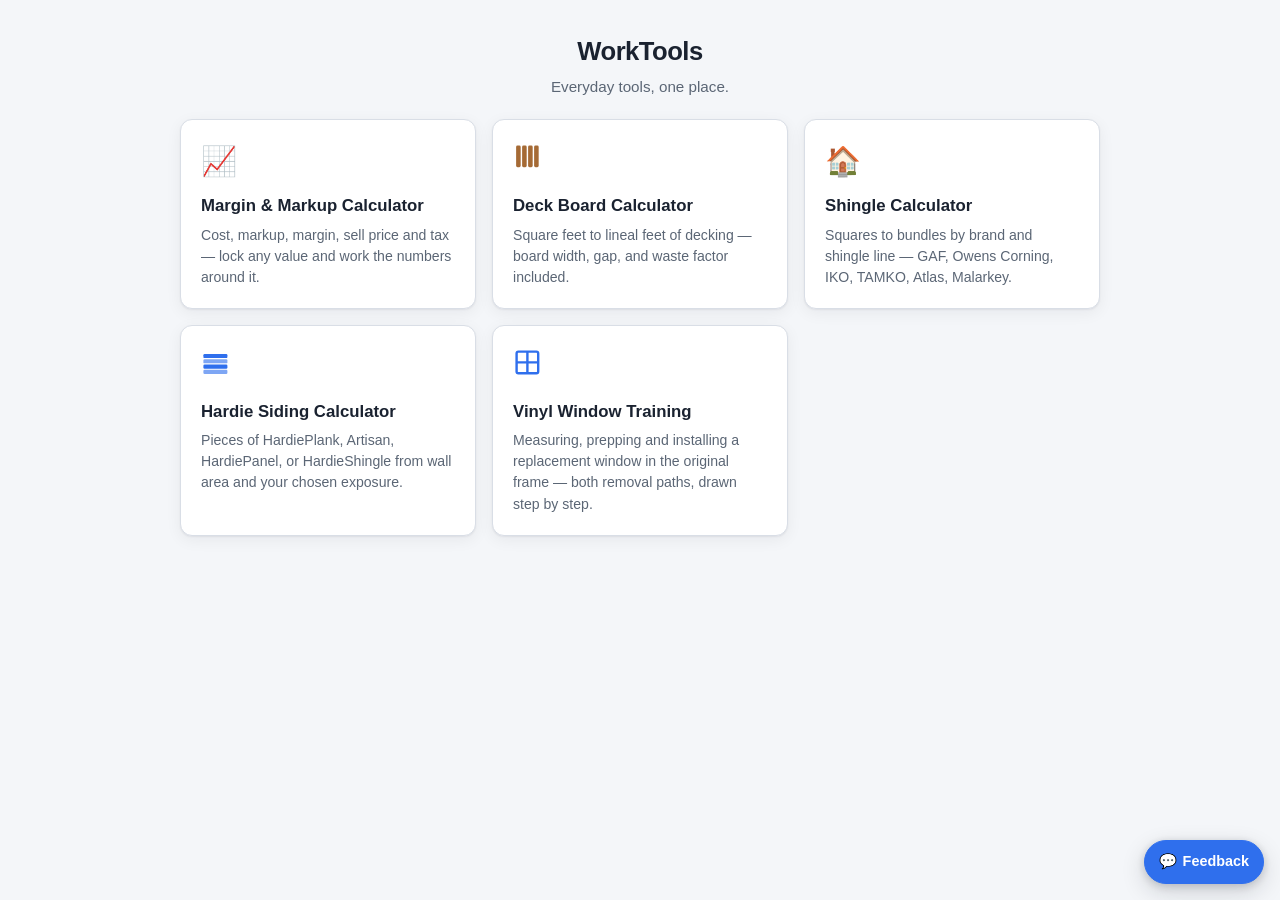
<file: index.html>
<!DOCTYPE html>
<html lang="en">
<head>
  <meta charset="UTF-8">
  <meta name="viewport" content="width=device-width, initial-scale=1.0">
  <title>WorkTools</title>
  <link rel="stylesheet" href="assets/style.css">
  <link rel="icon" href="data:image/svg+xml,<svg xmlns=%22http://www.w3.org/2000/svg%22 viewBox=%220 0 100 100%22><text y=%22.9em%22 font-size=%2290%22>🧰</text></svg>">
</head>
<body>
  <div class="wrap">
    <header class="site-header">
      <h1 class="site-title">WorkTools</h1>
      <p class="site-subtitle">Everyday tools, one place.</p>
    </header>

    <main>
      <div class="tool-grid">
        <a class="tool-card" href="tools/margin-markup/">
          <span class="icon">📈</span>
          <h2>Margin &amp; Markup Calculator</h2>
          <p>Cost, markup, margin, sell price and tax — lock any value and work the numbers around it.</p>
        </a>
        <a class="tool-card" href="tools/deck-boards/">
          <span class="icon" style="color: #a56a35" aria-hidden="true"><svg width="1em" height="1em" viewBox="0 0 24 24" fill="currentColor"><rect x="2.6" y="3" width="3.8" height="18" rx="1.2"/><rect x="7.6" y="3" width="3.8" height="18" rx="1.2"/><rect x="12.6" y="3" width="3.8" height="18" rx="1.2"/><rect x="17.6" y="3" width="3.8" height="18" rx="1.2"/></svg></span>
          <h2>Deck Board Calculator</h2>
          <p>Square feet to lineal feet of decking — board width, gap, and waste factor included.</p>
        </a>
        <a class="tool-card" href="tools/shingles/">
          <span class="icon">🏠</span>
          <h2>Shingle Calculator</h2>
          <p>Squares to bundles by brand and shingle line — GAF, Owens Corning, IKO, TAMKO, Atlas, Malarkey.</p>
        </a>
        <a class="tool-card" href="tools/hardie/">
          <span class="icon" style="color: var(--accent)" aria-hidden="true"><svg width="1em" height="1em" viewBox="0 0 24 24" fill="currentColor"><rect x="2" y="5" width="20" height="3.4" rx="1"/><rect x="2" y="9.4" width="20" height="3.4" rx="1" opacity="0.62"/><rect x="2" y="13.8" width="20" height="3.4" rx="1"/><rect x="2" y="18.2" width="20" height="3.4" rx="1" opacity="0.62"/></svg></span>
          <h2>Hardie Siding Calculator</h2>
          <p>Pieces of HardiePlank, Artisan, HardiePanel, or HardieShingle from wall area and your chosen exposure.</p>
        </a>
        <a class="tool-card" href="tools/window-training/">
          <span class="icon" style="color: var(--accent)" aria-hidden="true"><svg width="1em" height="1em" viewBox="0 0 24 24" fill="none" stroke="currentColor" stroke-width="2"><rect x="3" y="3" width="18" height="18" rx="1.5"/><path d="M12 3v18M3 12h18"/></svg></span>
          <h2>Vinyl Window Training</h2>
          <p>Measuring, prepping and installing a replacement window in the original frame &mdash; both removal paths, drawn step by step.</p>
        </a>
      </div>
    </main>
  </div>
  <script src="assets/feedback-config.js"></script>
  <script src="assets/feedback.js" defer></script>
  <script src="assets/analytics.js" defer></script>
</body>
</html>
</file>
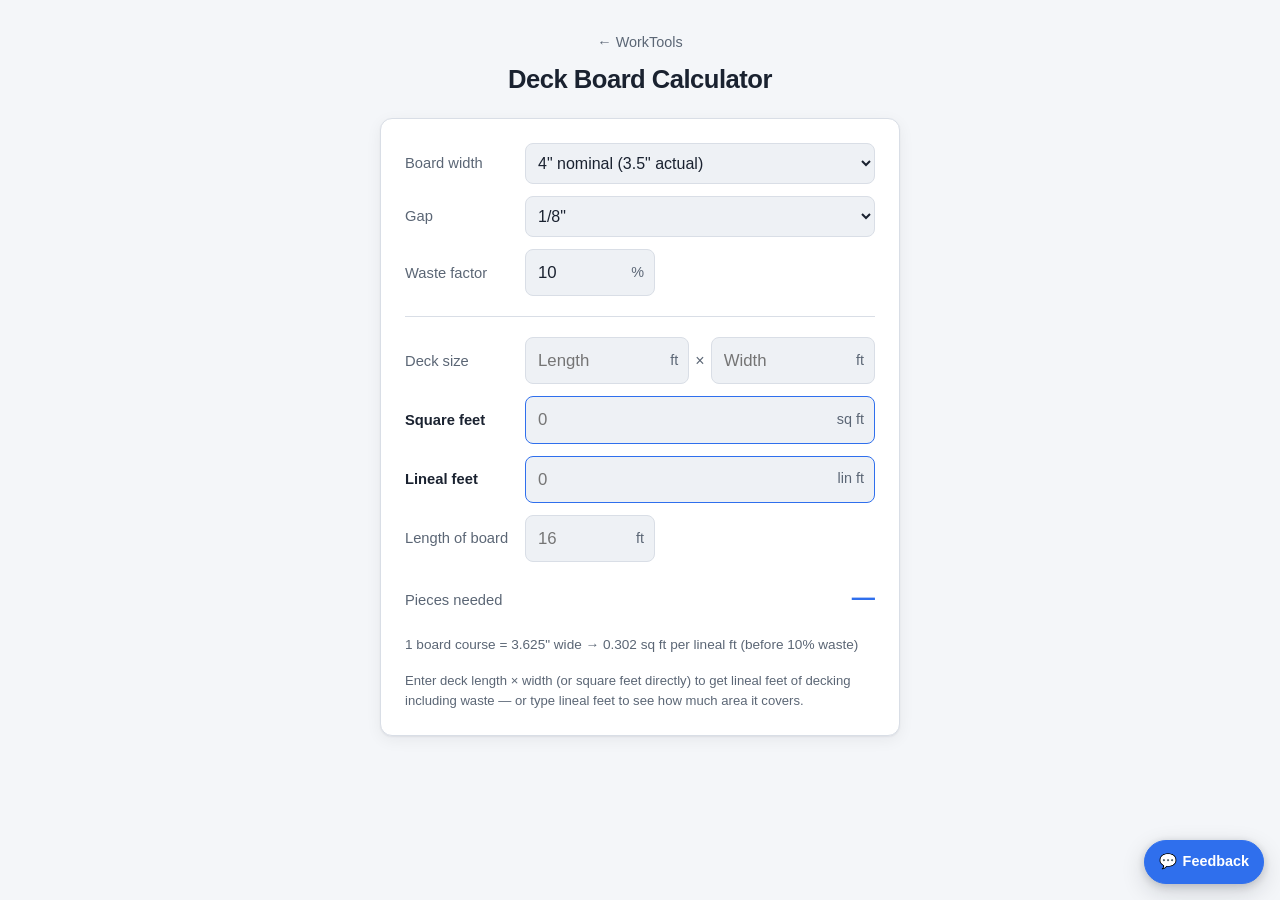
<file: tools/deck-boards/index.html>
<!DOCTYPE html>
<html lang="en">
<head>
  <meta charset="UTF-8">
  <meta name="viewport" content="width=device-width, initial-scale=1.0">
  <title>Deck Board Calculator — WorkTools</title>
  <link rel="stylesheet" href="../../assets/style.css">
  <link rel="icon" href="data:image/svg+xml,<svg xmlns='http://www.w3.org/2000/svg' viewBox='0 0 24 24' fill='%23a56a35'><rect x='2.6' y='3' width='3.8' height='18' rx='1.2'/><rect x='7.6' y='3' width='3.8' height='18' rx='1.2'/><rect x='12.6' y='3' width='3.8' height='18' rx='1.2'/><rect x='17.6' y='3' width='3.8' height='18' rx='1.2'/></svg>">
  <style>
    .calc-panel {
      max-width: 520px;
      margin: 0 auto;
    }

    .field-row {
      display: grid;
      grid-template-columns: 110px 1fr;
      align-items: center;
      gap: 10px;
      margin-bottom: 12px;
    }

    .field-row label {
      font-size: 0.92rem;
      color: var(--text-muted);
    }

    .field-row .controls {
      display: flex;
      gap: 8px;
      align-items: center;
      min-width: 0;
    }

    .field-row select {
      flex: 1;
      min-width: 0;
      font: inherit;
      padding: 10px 8px;
      border: 1px solid var(--border);
      border-radius: 8px;
      background: var(--surface-2);
      color: var(--text);
    }

    .input-group {
      display: flex;
      align-items: center;
      background: var(--surface-2);
      border: 1px solid var(--border);
      border-radius: 8px;
      overflow: hidden;
      flex: 1;
      min-width: 0;
    }

    .input-group:focus-within {
      border-color: var(--accent);
    }

    .input-group .affix {
      padding: 0 10px;
      color: var(--text-muted);
      font-size: 0.9rem;
      user-select: none;
      white-space: nowrap;
    }

    .input-group input {
      flex: 1;
      min-width: 0;
      width: 100%;
      border: none;
      background: transparent;
      color: var(--text);
      font: inherit;
      font-size: 1.05rem;
      padding: 10px 12px;
      outline: none;
      -moz-appearance: textfield;
      appearance: textfield;
    }

    .input-group input::-webkit-outer-spin-button,
    .input-group input::-webkit-inner-spin-button {
      -webkit-appearance: none;
    }

    .input-group.narrow {
      flex: 0 0 130px;
    }

    .input-group.hidden {
      display: none;
    }

    .dims .controls {
      gap: 6px;
    }

    .dims .times {
      color: var(--text-muted);
      user-select: none;
    }

    .section-divider {
      border: none;
      border-top: 1px solid var(--border);
      margin: 20px 0;
    }

    .field-row.primary label {
      color: var(--text);
      font-weight: 600;
    }

    .field-row.primary .input-group {
      border-color: var(--accent);
    }

    .result-row {
      display: flex;
      justify-content: space-between;
      align-items: baseline;
      padding: 6px 0;
    }

    .result-row .label {
      color: var(--text-muted);
      font-size: 0.92rem;
    }

    .result-row .value {
      font-variant-numeric: tabular-nums;
      font-size: 1.45rem;
      font-weight: 600;
      color: var(--accent);
    }

    .coverage-note {
      color: var(--text-muted);
      font-size: 0.85rem;
      margin: 14px 0 0;
      font-variant-numeric: tabular-nums;
    }

    .hint {
      color: var(--text-muted);
      font-size: 0.82rem;
      margin: 16px 0 0;
    }
  </style>
</head>
<body>
  <div class="wrap">
    <header class="site-header">
      <a class="back-link" href="../../">&larr; WorkTools</a>
      <h1 class="site-title">Deck Board Calculator</h1>
    </header>

    <main class="panel calc-panel">
      <div class="field-row">
        <label for="boardWidth">Board width</label>
        <div class="controls">
          <select id="boardWidth">
            <option value="3.5">4&quot; nominal (3.5&quot; actual)</option>
            <option value="5.5">6&quot; nominal (5.5&quot; actual)</option>
            <option value="custom">Custom&hellip;</option>
          </select>
          <div class="input-group narrow hidden" id="customWidthGroup">
            <input type="number" id="customWidth" inputmode="decimal" step="0.01" min="0.25" placeholder="5.25">
            <span class="affix">in</span>
          </div>
        </div>
      </div>

      <div class="field-row">
        <label for="gap">Gap</label>
        <div class="controls">
          <select id="gap"></select>
          <div class="input-group narrow hidden" id="customGapGroup">
            <input type="number" id="customGap" inputmode="decimal" step="0.001" min="0" placeholder="0.125">
            <span class="affix">in</span>
          </div>
        </div>
      </div>

      <div class="field-row">
        <label for="waste">Waste factor</label>
        <div class="controls">
          <div class="input-group narrow">
            <input type="number" id="waste" inputmode="decimal" step="1" min="0" value="10">
            <span class="affix">%</span>
          </div>
        </div>
      </div>

      <hr class="section-divider">

      <div class="field-row dims">
        <label for="lengthFt">Deck size</label>
        <div class="controls">
          <div class="input-group">
            <input type="number" id="lengthFt" inputmode="decimal" step="0.01" min="0" placeholder="Length">
            <span class="affix">ft</span>
          </div>
          <span class="times">&times;</span>
          <div class="input-group">
            <input type="number" id="widthFt" inputmode="decimal" step="0.01" min="0" placeholder="Width">
            <span class="affix">ft</span>
          </div>
        </div>
      </div>

      <div class="field-row primary">
        <label for="sqft">Square feet</label>
        <div class="controls">
          <div class="input-group">
            <input type="number" id="sqft" inputmode="decimal" step="0.01" min="0" placeholder="0">
            <span class="affix">sq ft</span>
          </div>
        </div>
      </div>

      <div class="field-row primary">
        <label for="lf">Lineal feet</label>
        <div class="controls">
          <div class="input-group">
            <input type="number" id="lf" inputmode="decimal" step="0.01" min="0" placeholder="0">
            <span class="affix">lin ft</span>
          </div>
        </div>
      </div>

      <div class="field-row">
        <label for="boardLength">Length of board</label>
        <div class="controls">
          <div class="input-group narrow">
            <input type="number" id="boardLength" inputmode="decimal" step="0.01" min="0" placeholder="16">
            <span class="affix">ft</span>
          </div>
        </div>
      </div>

      <div class="result-row">
        <span class="label">Pieces needed</span>
        <span class="value" id="pieces">—</span>
      </div>

      <p class="coverage-note" id="coverageNote"></p>

      <p class="hint">Enter deck length &times; width (or square feet directly) to get lineal feet of decking including waste — or type lineal feet to see how much area it covers.</p>
    </main>
  </div>

  <script src="calc.js"></script>
  <script src="../../assets/feedback-config.js"></script>
  <script src="../../assets/feedback.js" defer></script>
  <script src="../../assets/analytics.js" defer></script>
</body>
</html>
</file>
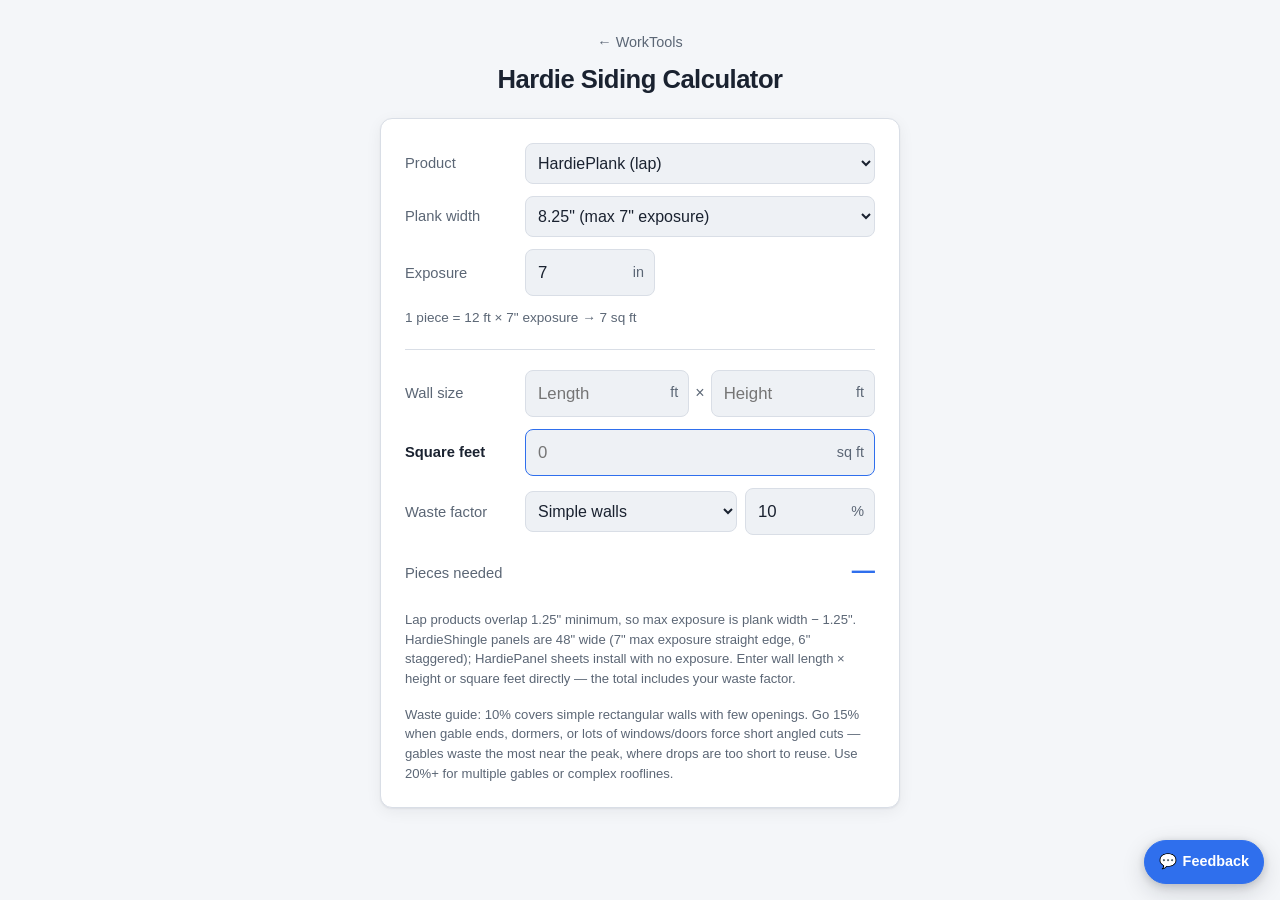
<file: tools/hardie/index.html>
<!DOCTYPE html>
<html lang="en">
<head>
  <meta charset="UTF-8">
  <meta name="viewport" content="width=device-width, initial-scale=1.0">
  <title>Hardie Siding Calculator — WorkTools</title>
  <link rel="stylesheet" href="../../assets/style.css">
  <link rel="icon" href="data:image/svg+xml,<svg xmlns='http://www.w3.org/2000/svg' viewBox='0 0 24 24' fill='%232f6fed'><rect x='2' y='5' width='20' height='3.4' rx='1'/><rect x='2' y='9.4' width='20' height='3.4' rx='1' opacity='.62'/><rect x='2' y='13.8' width='20' height='3.4' rx='1'/><rect x='2' y='18.2' width='20' height='3.4' rx='1' opacity='.62'/></svg>">
  <style>
    .calc-panel {
      max-width: 520px;
      margin: 0 auto;
    }

    .field-row {
      display: grid;
      grid-template-columns: 110px 1fr;
      align-items: center;
      gap: 10px;
      margin-bottom: 12px;
    }

    .field-row label {
      font-size: 0.92rem;
      color: var(--text-muted);
    }

    .field-row .controls {
      display: flex;
      gap: 8px;
      align-items: center;
      min-width: 0;
    }

    .field-row select {
      flex: 1;
      min-width: 0;
      font: inherit;
      padding: 10px 8px;
      border: 1px solid var(--border);
      border-radius: 8px;
      background: var(--surface-2);
      color: var(--text);
    }

    .input-group {
      display: flex;
      align-items: center;
      background: var(--surface-2);
      border: 1px solid var(--border);
      border-radius: 8px;
      overflow: hidden;
      flex: 1;
      min-width: 0;
    }

    .input-group:focus-within {
      border-color: var(--accent);
    }

    .input-group .affix {
      padding: 0 10px;
      color: var(--text-muted);
      font-size: 0.9rem;
      user-select: none;
      white-space: nowrap;
    }

    .input-group input {
      flex: 1;
      min-width: 0;
      width: 100%;
      border: none;
      background: transparent;
      color: var(--text);
      font: inherit;
      font-size: 1.05rem;
      padding: 10px 12px;
      outline: none;
      -moz-appearance: textfield;
      appearance: textfield;
    }

    .input-group input::-webkit-outer-spin-button,
    .input-group input::-webkit-inner-spin-button {
      -webkit-appearance: none;
    }

    .input-group.narrow {
      flex: 0 0 130px;
    }

    .dims .controls {
      gap: 6px;
    }

    .dims .times {
      color: var(--text-muted);
      user-select: none;
    }

    .field-error {
      grid-column: 2;
      color: var(--danger);
      font-size: 0.82rem;
      margin: -8px 0 12px;
      display: none;
    }

    .field-error.show {
      display: block;
    }

    .coverage-note {
      color: var(--text-muted);
      font-size: 0.85rem;
      margin: 2px 0 0;
      font-variant-numeric: tabular-nums;
    }

    .section-divider {
      border: none;
      border-top: 1px solid var(--border);
      margin: 20px 0;
    }

    .field-row.primary label {
      color: var(--text);
      font-weight: 600;
    }

    .field-row.primary .input-group {
      border-color: var(--accent);
    }

    .result-row {
      display: flex;
      justify-content: space-between;
      align-items: baseline;
      padding: 6px 0;
    }

    .result-row .label {
      color: var(--text-muted);
      font-size: 0.92rem;
    }

    .result-row .value {
      font-variant-numeric: tabular-nums;
      font-size: 1.45rem;
      font-weight: 600;
      color: var(--accent);
    }

    .exact-note {
      color: var(--text-muted);
      font-size: 0.85rem;
      margin: 0;
      text-align: right;
      font-variant-numeric: tabular-nums;
    }

    .hint {
      color: var(--text-muted);
      font-size: 0.82rem;
      margin: 16px 0 0;
    }
  </style>
</head>
<body>
  <div class="wrap">
    <header class="site-header">
      <a class="back-link" href="../../">&larr; WorkTools</a>
      <h1 class="site-title">Hardie Siding Calculator</h1>
    </header>

    <main class="panel calc-panel">
      <div class="field-row">
        <label for="product">Product</label>
        <div class="controls">
          <select id="product"></select>
        </div>
      </div>

      <div class="field-row" id="widthRow">
        <label for="plankWidth">Plank width</label>
        <div class="controls">
          <select id="plankWidth"></select>
        </div>
      </div>

      <div class="field-row" id="sizeRow">
        <label for="panelSize">Panel size</label>
        <div class="controls">
          <select id="panelSize"></select>
        </div>
      </div>

      <div class="field-row" id="edgeRow">
        <label for="shingleEdge">Edge style</label>
        <div class="controls">
          <select id="shingleEdge"></select>
        </div>
      </div>

      <div class="field-row" id="exposureRow">
        <label for="exposure">Exposure</label>
        <div class="controls">
          <div class="input-group narrow">
            <input type="number" id="exposure" inputmode="decimal" step="0.125" min="0" placeholder="7">
            <span class="affix">in</span>
          </div>
        </div>
      </div>
      <p class="field-error" id="exposureError"></p>

      <p class="coverage-note" id="coverageNote"></p>

      <hr class="section-divider">

      <div class="field-row dims">
        <label for="lengthFt">Wall size</label>
        <div class="controls">
          <div class="input-group">
            <input type="number" id="lengthFt" inputmode="decimal" step="0.01" min="0" placeholder="Length">
            <span class="affix">ft</span>
          </div>
          <span class="times">&times;</span>
          <div class="input-group">
            <input type="number" id="heightFt" inputmode="decimal" step="0.01" min="0" placeholder="Height">
            <span class="affix">ft</span>
          </div>
        </div>
      </div>

      <div class="field-row primary">
        <label for="sqft">Square feet</label>
        <div class="controls">
          <div class="input-group">
            <input type="number" id="sqft" inputmode="decimal" step="0.01" min="0" placeholder="0">
            <span class="affix">sq ft</span>
          </div>
        </div>
      </div>

      <div class="field-row">
        <label for="wastePreset">Waste factor</label>
        <div class="controls">
          <select id="wastePreset" aria-label="Waste factor preset"></select>
          <div class="input-group narrow">
            <input type="number" id="waste" inputmode="decimal" step="1" min="0" value="10">
            <span class="affix">%</span>
          </div>
        </div>
      </div>

      <div class="result-row">
        <span class="label">Pieces needed</span>
        <span class="value" id="pieces">—</span>
      </div>
      <p class="exact-note" id="exactNote"></p>

      <p class="hint">Lap products overlap 1.25" minimum, so max exposure is plank width − 1.25". HardieShingle panels are 48" wide (7" max exposure straight edge, 6" staggered); HardiePanel sheets install with no exposure. Enter wall length &times; height or square feet directly — the total includes your waste factor.</p>
      <p class="hint">Waste guide: 10% covers simple rectangular walls with few openings. Go 15% when gable ends, dormers, or lots of windows/doors force short angled cuts — gables waste the most near the peak, where drops are too short to reuse. Use 20%+ for multiple gables or complex rooflines.</p>
    </main>
  </div>

  <script src="calc.js"></script>
  <script src="../../assets/feedback-config.js"></script>
  <script src="../../assets/feedback.js" defer></script>
  <script src="../../assets/analytics.js" defer></script>
</body>
</html>
</file>
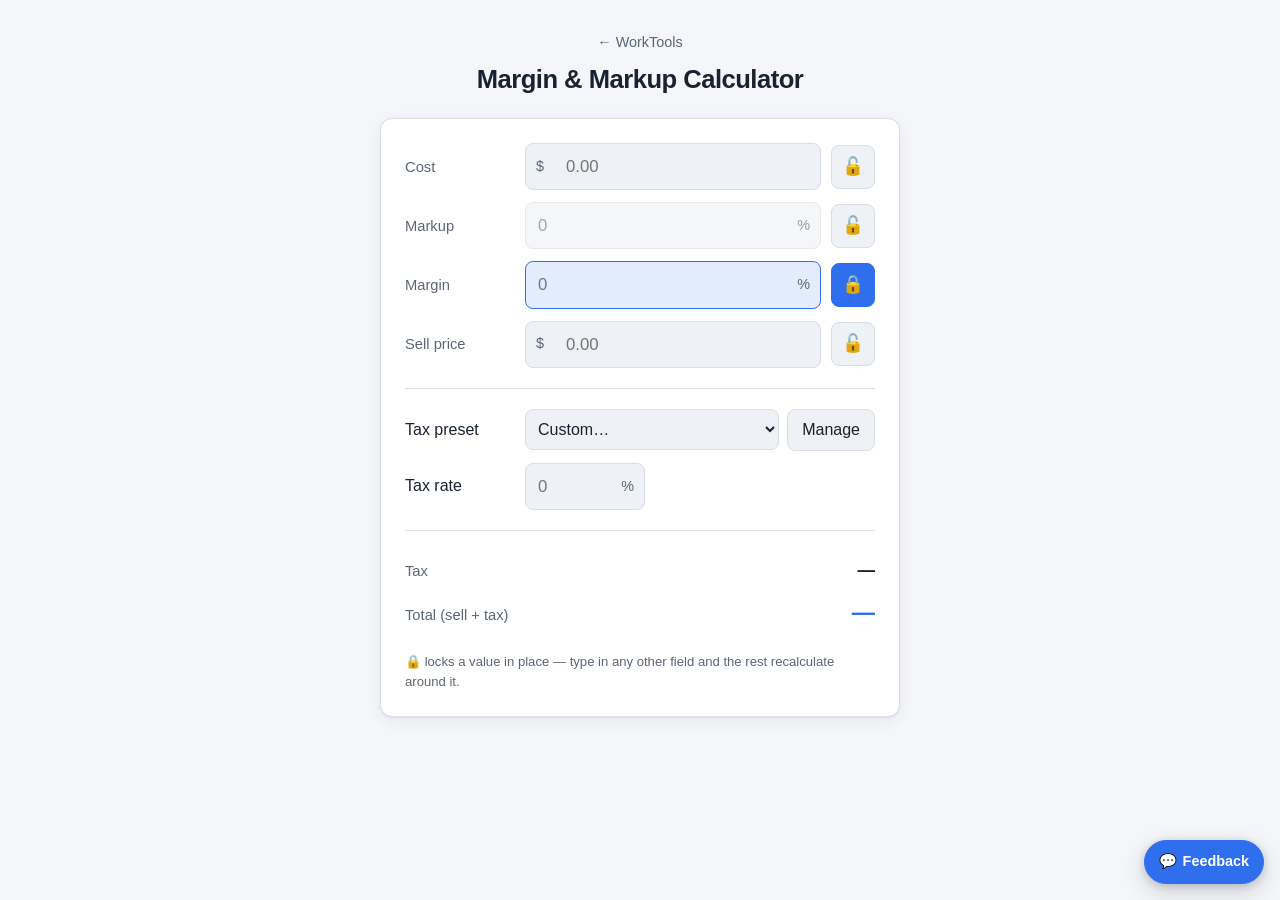
<file: tools/margin-markup/index.html>
<!DOCTYPE html>
<html lang="en">
<head>
  <meta charset="UTF-8">
  <meta name="viewport" content="width=device-width, initial-scale=1.0">
  <title>Margin &amp; Markup Calculator — WorkTools</title>
  <link rel="stylesheet" href="../../assets/style.css">
  <link rel="icon" href="data:image/svg+xml,<svg xmlns=%22http://www.w3.org/2000/svg%22 viewBox=%220 0 100 100%22><text y=%22.9em%22 font-size=%2290%22>📈</text></svg>">
  <style>
    .calc-panel {
      max-width: 520px;
      margin: 0 auto;
    }

    .field-row {
      display: grid;
      grid-template-columns: 110px 1fr 44px;
      align-items: center;
      gap: 10px;
      margin-bottom: 12px;
    }

    .field-row label {
      font-size: 0.92rem;
      color: var(--text-muted);
    }

    .input-group {
      display: flex;
      align-items: center;
      background: var(--surface-2);
      border: 1px solid var(--border);
      border-radius: 8px;
      overflow: hidden;
    }

    .input-group:focus-within {
      border-color: var(--accent);
    }

    .input-group .affix {
      padding: 0 10px;
      color: var(--text-muted);
      font-size: 0.9rem;
      user-select: none;
    }

    .input-group input {
      flex: 1;
      min-width: 0;
      border: none;
      background: transparent;
      color: var(--text);
      font: inherit;
      font-size: 1.05rem;
      padding: 10px 12px;
      outline: none;
      -moz-appearance: textfield;
      appearance: textfield;
    }

    .input-group input::-webkit-outer-spin-button,
    .input-group input::-webkit-inner-spin-button {
      -webkit-appearance: none;
    }

    .input-group input:disabled {
      color: var(--text-muted);
    }

    .field-row.is-locked .input-group {
      border-color: var(--accent);
      background: var(--accent-soft);
    }

    .field-row.is-derived .input-group {
      opacity: 0.65;
    }

    .lock-btn {
      width: 44px;
      height: 44px;
      border: 1px solid var(--border);
      border-radius: 8px;
      background: var(--surface-2);
      cursor: pointer;
      font-size: 1.1rem;
      line-height: 1;
    }

    .lock-btn[aria-pressed="true"] {
      background: var(--accent);
      border-color: var(--accent);
    }

    .field-error {
      grid-column: 2;
      color: var(--danger);
      font-size: 0.82rem;
      margin: -8px 0 12px;
      display: none;
    }

    .field-error.show {
      display: block;
    }

    .section-divider {
      border: none;
      border-top: 1px solid var(--border);
      margin: 20px 0;
    }

    .tax-row {
      display: grid;
      grid-template-columns: 110px 1fr;
      align-items: center;
      gap: 10px;
      margin-bottom: 12px;
    }

    .tax-row .controls {
      display: flex;
      gap: 8px;
      align-items: center;
    }

    .tax-row select {
      flex: 1;
      min-width: 0;
      font: inherit;
      padding: 10px 8px;
      border: 1px solid var(--border);
      border-radius: 8px;
      background: var(--surface-2);
      color: var(--text);
    }

    .tax-row .input-group {
      width: 120px;
      flex: none;
    }

    .result-row {
      display: flex;
      justify-content: space-between;
      align-items: baseline;
      padding: 6px 0;
    }

    .result-row .label {
      color: var(--text-muted);
      font-size: 0.92rem;
    }

    .result-row .value {
      font-variant-numeric: tabular-nums;
      font-size: 1.1rem;
      font-weight: 600;
    }

    .result-row.total .value {
      font-size: 1.45rem;
      color: var(--accent);
    }

    .hint {
      color: var(--text-muted);
      font-size: 0.82rem;
      margin: 16px 0 0;
    }

    /* Preset dialog */
    dialog {
      border: 1px solid var(--border);
      border-radius: var(--radius);
      background: var(--surface);
      color: var(--text);
      padding: 20px;
      width: min(360px, 90vw);
      box-shadow: var(--shadow);
    }

    dialog::backdrop {
      background: rgba(0, 0, 0, 0.4);
    }

    dialog h2 {
      margin: 0 0 14px;
      font-size: 1.1rem;
    }

    .preset-list {
      list-style: none;
      margin: 0 0 14px;
      padding: 0;
    }

    .preset-list li {
      display: flex;
      justify-content: space-between;
      align-items: center;
      padding: 7px 0;
      border-bottom: 1px solid var(--border);
      gap: 8px;
    }

    .preset-list .name {
      flex: 1;
    }

    .preset-list .rate {
      color: var(--text-muted);
      font-variant-numeric: tabular-nums;
    }

    .preset-list .delete {
      border: none;
      background: none;
      color: var(--danger);
      cursor: pointer;
      font-size: 1rem;
      padding: 2px 6px;
    }

    .preset-add {
      display: flex;
      gap: 8px;
      margin-bottom: 14px;
    }

    .preset-add input {
      font: inherit;
      padding: 8px 10px;
      border: 1px solid var(--border);
      border-radius: 8px;
      background: var(--surface-2);
      color: var(--text);
      min-width: 0;
    }

    .preset-add input[name="name"] {
      flex: 1;
    }

    .preset-add input[name="rate"] {
      width: 80px;
    }

    .dialog-actions {
      display: flex;
      justify-content: flex-end;
    }
  </style>
</head>
<body>
  <div class="wrap">
    <header class="site-header">
      <a class="back-link" href="../../">&larr; WorkTools</a>
      <h1 class="site-title">Margin &amp; Markup Calculator</h1>
    </header>

    <main class="panel calc-panel">
      <div class="field-row" data-field="cost">
        <label for="cost">Cost</label>
        <div class="input-group">
          <span class="affix">$</span>
          <input type="number" id="cost" inputmode="decimal" step="0.01" min="0" placeholder="0.00">
        </div>
        <button type="button" class="lock-btn" data-lock="cost" aria-pressed="false" title="Lock cost">🔓</button>
      </div>

      <div class="field-row" data-field="markup">
        <label for="markup">Markup</label>
        <div class="input-group">
          <input type="number" id="markup" inputmode="decimal" step="0.01" placeholder="0">
          <span class="affix">%</span>
        </div>
        <button type="button" class="lock-btn" data-lock="markup" aria-pressed="false" title="Lock markup">🔓</button>
      </div>

      <div class="field-row" data-field="margin">
        <label for="margin">Margin</label>
        <div class="input-group">
          <input type="number" id="margin" inputmode="decimal" step="0.01" max="99.99" placeholder="0">
          <span class="affix">%</span>
        </div>
        <button type="button" class="lock-btn" data-lock="margin" aria-pressed="false" title="Lock margin">🔓</button>
      </div>
      <p class="field-error" id="marginError">Margin must be less than 100%.</p>

      <div class="field-row" data-field="sell">
        <label for="sell">Sell price</label>
        <div class="input-group">
          <span class="affix">$</span>
          <input type="number" id="sell" inputmode="decimal" step="0.01" min="0" placeholder="0.00">
        </div>
        <button type="button" class="lock-btn" data-lock="sell" aria-pressed="false" title="Lock sell price">🔓</button>
      </div>

      <hr class="section-divider">

      <div class="tax-row">
        <label for="taxPreset">Tax preset</label>
        <div class="controls">
          <select id="taxPreset" aria-label="Tax rate preset"></select>
          <button type="button" class="btn" id="managePresets">Manage</button>
        </div>
      </div>

      <div class="tax-row">
        <label for="taxRate">Tax rate</label>
        <div class="controls">
          <div class="input-group">
            <input type="number" id="taxRate" inputmode="decimal" step="0.001" min="0" placeholder="0">
            <span class="affix">%</span>
          </div>
        </div>
      </div>

      <hr class="section-divider">

      <div class="result-row">
        <span class="label">Tax</span>
        <span class="value" id="taxDollars">—</span>
      </div>
      <div class="result-row total">
        <span class="label">Total (sell + tax)</span>
        <span class="value" id="totalDollars">—</span>
      </div>

      <p class="hint">🔒 locks a value in place — type in any other field and the rest recalculate around it.</p>
    </main>
  </div>

  <dialog id="presetDialog">
    <h2>Tax rate presets</h2>
    <ul class="preset-list" id="presetList"></ul>
    <form class="preset-add" id="presetAddForm">
      <input name="name" type="text" placeholder="Name (e.g. PA)" required>
      <input name="rate" type="number" step="0.001" min="0" placeholder="%" required>
      <button type="submit" class="btn btn-primary">Add</button>
    </form>
    <div class="dialog-actions">
      <button type="button" class="btn" id="closePresets">Done</button>
    </div>
  </dialog>

  <script src="calc.js"></script>
  <script src="../../assets/feedback-config.js"></script>
  <script src="../../assets/feedback.js" defer></script>
  <script src="../../assets/analytics.js" defer></script>
</body>
</html>
</file>
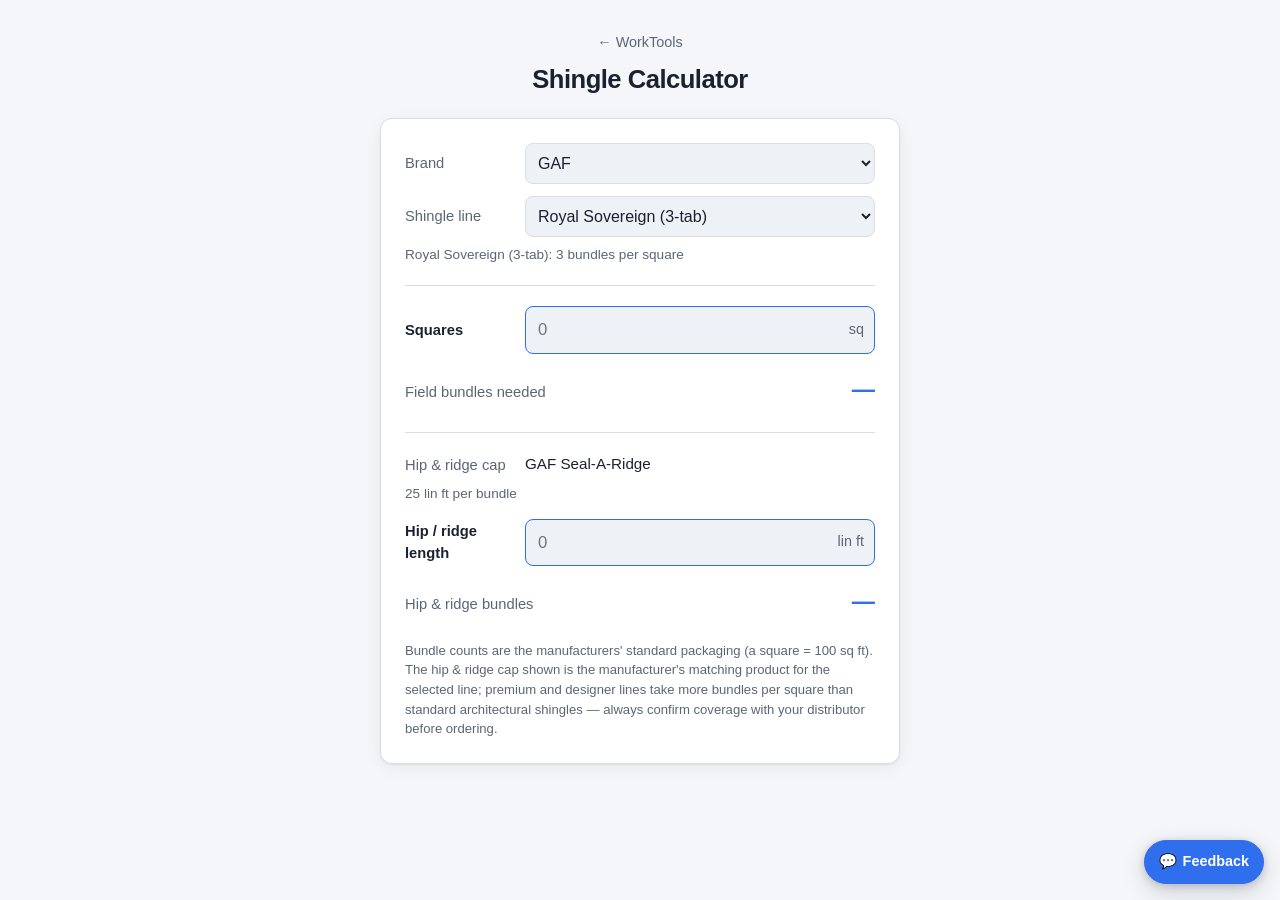
<file: tools/shingles/index.html>
<!DOCTYPE html>
<html lang="en">
<head>
  <meta charset="UTF-8">
  <meta name="viewport" content="width=device-width, initial-scale=1.0">
  <title>Shingle Calculator — WorkTools</title>
  <link rel="stylesheet" href="../../assets/style.css">
  <link rel="icon" href="data:image/svg+xml,<svg xmlns=%22http://www.w3.org/2000/svg%22 viewBox=%220 0 100 100%22><text y=%22.9em%22 font-size=%2290%22>🏠</text></svg>">
  <style>
    .calc-panel {
      max-width: 520px;
      margin: 0 auto;
    }

    .field-row {
      display: grid;
      grid-template-columns: 110px 1fr;
      align-items: center;
      gap: 10px;
      margin-bottom: 12px;
    }

    .field-row label {
      font-size: 0.92rem;
      color: var(--text-muted);
    }

    .field-row .controls {
      display: flex;
      gap: 8px;
      align-items: center;
      min-width: 0;
    }

    .field-row select {
      flex: 1;
      min-width: 0;
      font: inherit;
      padding: 10px 8px;
      border: 1px solid var(--border);
      border-radius: 8px;
      background: var(--surface-2);
      color: var(--text);
    }

    .input-group {
      display: flex;
      align-items: center;
      background: var(--surface-2);
      border: 1px solid var(--border);
      border-radius: 8px;
      overflow: hidden;
      flex: 1;
      min-width: 0;
    }

    .input-group:focus-within {
      border-color: var(--accent);
    }

    .input-group .affix {
      padding: 0 10px;
      color: var(--text-muted);
      font-size: 0.9rem;
      user-select: none;
      white-space: nowrap;
    }

    .input-group input {
      flex: 1;
      min-width: 0;
      width: 100%;
      border: none;
      background: transparent;
      color: var(--text);
      font: inherit;
      font-size: 1.05rem;
      padding: 10px 12px;
      outline: none;
      -moz-appearance: textfield;
      appearance: textfield;
    }

    .input-group input::-webkit-outer-spin-button,
    .input-group input::-webkit-inner-spin-button {
      -webkit-appearance: none;
    }

    .line-note {
      color: var(--text-muted);
      font-size: 0.85rem;
      margin: -4px 0 14px;
      grid-column: 2;
      font-variant-numeric: tabular-nums;
    }

    .section-divider {
      border: none;
      border-top: 1px solid var(--border);
      margin: 20px 0;
    }

    .field-row.primary label {
      color: var(--text);
      font-weight: 600;
    }

    .field-row.primary .input-group {
      border-color: var(--accent);
    }

    .result-row {
      display: flex;
      justify-content: space-between;
      align-items: baseline;
      padding: 6px 0;
    }

    .result-row .label {
      color: var(--text-muted);
      font-size: 0.92rem;
    }

    .result-row .value {
      font-variant-numeric: tabular-nums;
      font-size: 1.45rem;
      font-weight: 600;
      color: var(--accent);
    }

    .exact-note {
      color: var(--text-muted);
      font-size: 0.85rem;
      margin: 0;
      text-align: right;
      font-variant-numeric: tabular-nums;
    }

    .hr-name {
      color: var(--text);
      font-size: 0.95rem;
      font-variant-numeric: tabular-nums;
    }

    .hint {
      color: var(--text-muted);
      font-size: 0.82rem;
      margin: 16px 0 0;
    }
  </style>
</head>
<body>
  <div class="wrap">
    <header class="site-header">
      <a class="back-link" href="../../">&larr; WorkTools</a>
      <h1 class="site-title">Shingle Calculator</h1>
    </header>

    <main class="panel calc-panel">
      <div class="field-row">
        <label for="brand">Brand</label>
        <div class="controls">
          <select id="brand"></select>
        </div>
      </div>

      <div class="field-row">
        <label for="line">Shingle line</label>
        <div class="controls">
          <select id="line"></select>
        </div>
      </div>

      <p class="line-note" id="lineNote"></p>

      <hr class="section-divider">

      <div class="field-row primary">
        <label for="squares">Squares</label>
        <div class="controls">
          <div class="input-group">
            <input type="number" id="squares" inputmode="decimal" step="0.01" min="0" placeholder="0">
            <span class="affix">sq</span>
          </div>
        </div>
      </div>

      <div class="result-row">
        <span class="label">Field bundles needed</span>
        <span class="value" id="bundles">—</span>
      </div>
      <p class="exact-note" id="exactNote"></p>

      <hr class="section-divider">

      <div class="field-row">
        <label for="hrSelect">Hip &amp; ridge cap</label>
        <div class="controls">
          <select id="hrSelect"></select>
          <span class="hr-name" id="hrStatic"></span>
        </div>
      </div>

      <p class="line-note" id="hrNote"></p>

      <div class="field-row primary">
        <label for="ridgeFeet">Hip / ridge length</label>
        <div class="controls">
          <div class="input-group">
            <input type="number" id="ridgeFeet" inputmode="decimal" step="0.1" min="0" placeholder="0">
            <span class="affix">lin ft</span>
          </div>
        </div>
      </div>

      <div class="result-row">
        <span class="label">Hip &amp; ridge bundles</span>
        <span class="value" id="hrBundles">—</span>
      </div>
      <p class="exact-note" id="hrExactNote"></p>

      <p class="hint">Bundle counts are the manufacturers' standard packaging (a square = 100 sq ft). The hip &amp; ridge cap shown is the manufacturer's matching product for the selected line; premium and designer lines take more bundles per square than standard architectural shingles — always confirm coverage with your distributor before ordering.</p>
    </main>
  </div>

  <script src="calc.js"></script>
  <script src="../../assets/feedback-config.js"></script>
  <script src="../../assets/feedback.js" defer></script>
  <script src="../../assets/analytics.js" defer></script>
</body>
</html>
</file>
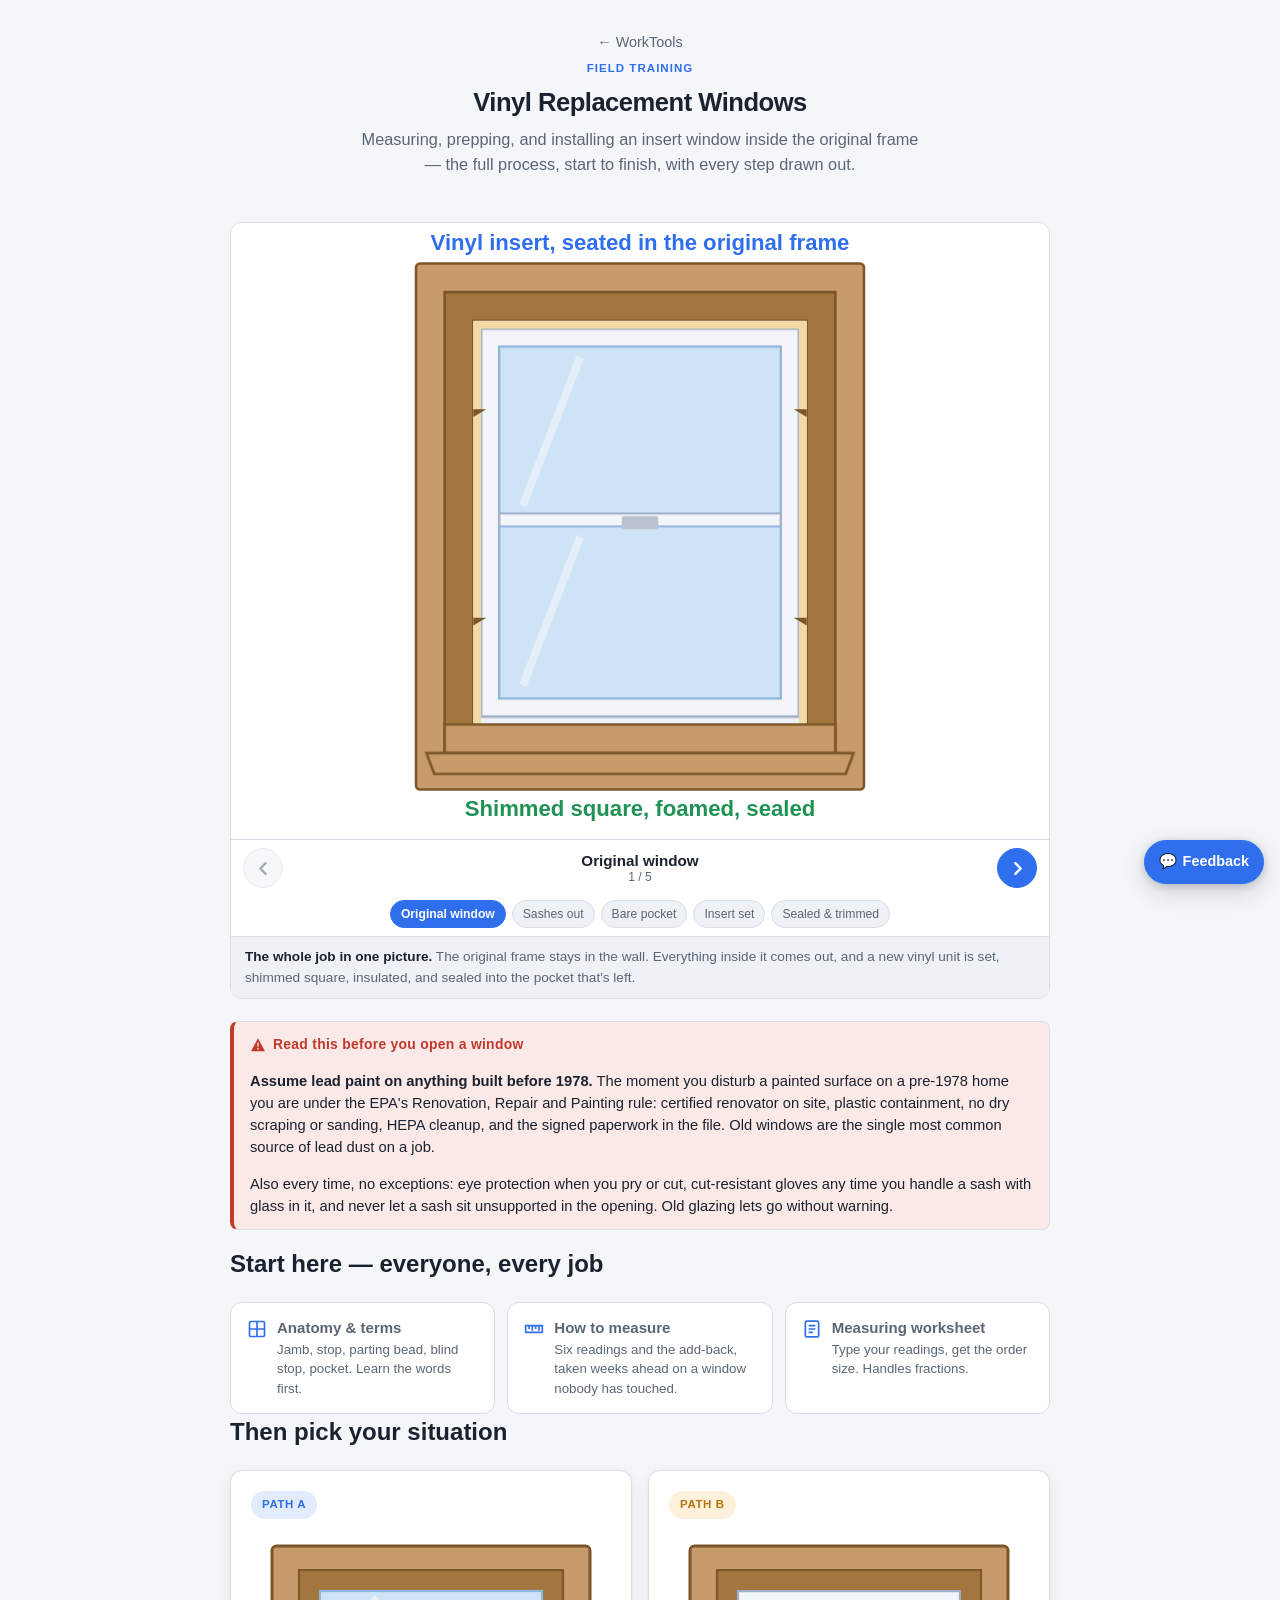
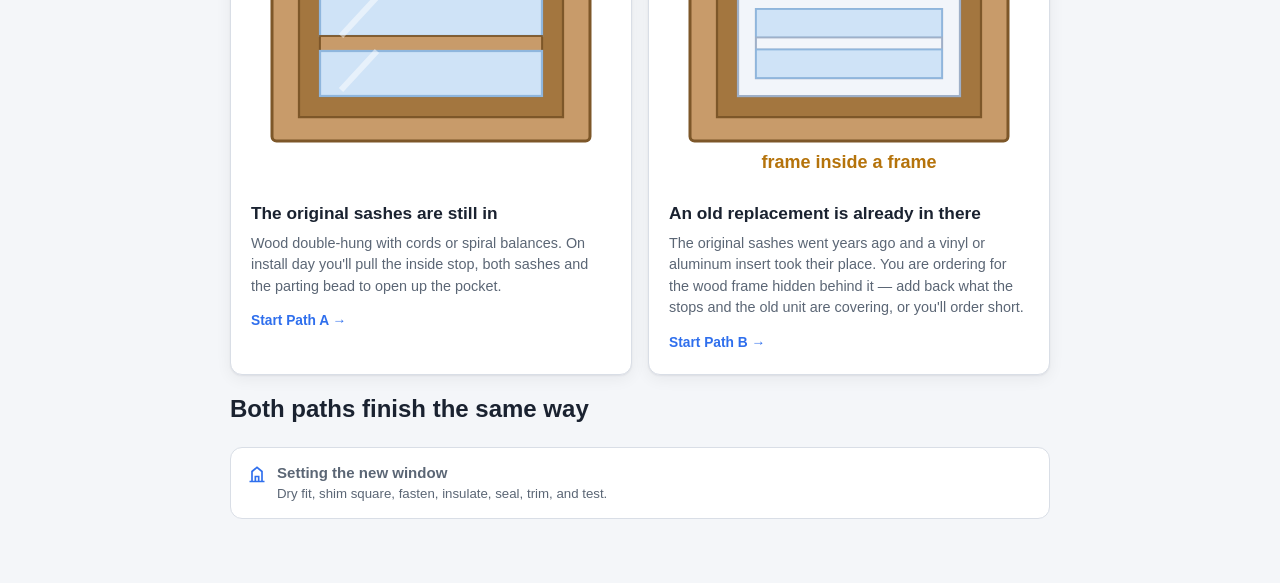
<file: tools/window-training/index.html>
<!DOCTYPE html>
<html lang="en">
<head>
  <meta charset="UTF-8">
  <meta name="viewport" content="width=device-width, initial-scale=1.0">
  <title>Window Training — WorkTools</title>
  <meta name="description" content="How to measure, prep, and install a vinyl replacement window inside an original window frame.">
  <link rel="stylesheet" href="../../assets/style.css">
  <link rel="stylesheet" href="training.css">
  <link rel="icon" href="data:image/svg+xml,<svg xmlns='http://www.w3.org/2000/svg' viewBox='0 0 24 24' fill='none' stroke='%232f6fed' stroke-width='2'><rect x='3' y='3' width='18' height='18' rx='1.5'/><path d='M12 3v18M3 12h18'/></svg>">
  <style>
    /* ---- Hero: sashes out, insert in ---- */
    @keyframes heroSashUp { 0% { transform: translateY(0); opacity: 1; } 25%, 100% { transform: translateY(-40px); opacity: 0; } }
    @keyframes heroSashDown { 0% { transform: translateY(0); opacity: 1; } 25%, 100% { transform: translateY(46px); opacity: 0; } }
    @keyframes heroPocketGlow { 0%, 25% { opacity: 0; } 50% { opacity: 1; } 75%, 100% { opacity: 0; } }
    /* The insert seats into the opening from the interior side — it settles
       into place rather than dropping in from above, which is what actually
       happens on the wall. */
    @keyframes heroInsertIn { 0%, 50% { opacity: 0; transform: translateY(-16px) scale(1.06); } 75%, 100% { opacity: 1; transform: translateY(0) scale(1); } }
    @keyframes heroSettle { 0%, 75% { opacity: 0; } 100% { opacity: 1; } }
    @keyframes heroLabelA { 0% { opacity: 1; } 25%, 100% { opacity: 0; } }
    @keyframes heroLabelB { 0%, 75% { opacity: 0; } 100% { opacity: 1; } }

    .hero-fig .insert-grp { transform-box: fill-box; transform-origin: center; }
    .hero-fig .stage { padding: 4px 10px 0; }
    .figure svg { max-height: 68vh; margin: 0 auto; }
  </style>
</head>
<body>
  <div class="wrap lesson">
    <header class="site-header">
      <a class="back-link" href="../../">&larr; WorkTools</a>
      <p class="eyebrow">Field Training</p>
      <h1 class="site-title">Vinyl Replacement Windows</h1>
      <p class="lede">Measuring, prepping, and installing an insert window inside the
        original frame — the full process, start to finish, with every step drawn out.</p>
    </header>

    <main>
      <figure class="figure hero-fig" data-dur="9s"
              data-steps="0:Original window|0.25:Sashes out|0.5:Bare pocket|0.75:Insert set|1:Sealed &amp; trimmed">
        <div class="stage">
          <svg viewBox="0 0 520 470" role="img" aria-labelledby="heroTitle heroDesc">
            <title id="heroTitle">A double-hung window converted to a vinyl insert</title>
            <desc id="heroDesc">The original upper and lower sashes are removed from the wood
              frame, leaving a bare pocket. A vinyl insert window seats into that pocket, is
              shimmed and foamed, and the inside stops go back on.</desc>

            <!-- Exterior casing / trim -->
            <rect x="88" y="28" width="344" height="404" rx="3"
                  fill="var(--dg-wood)" stroke="var(--dg-wood-edge)" stroke-width="2"/>

            <!-- Original wood frame: head jamb, side jambs, sill -->
            <path d="M110 50 H410 V404 H110 Z M132 72 H388 V382 H132 Z"
                  fill="var(--dg-wood-dark)" fill-rule="evenodd"
                  stroke="var(--dg-wood-edge)" stroke-width="2"/>

            <!-- The pocket itself -->
            <rect x="132" y="72" width="256" height="310" fill="var(--surface-2)"/>
            <g data-anim="" style="animation-name: heroPocketGlow">
              <rect x="132" y="72" width="256" height="310"
                    fill="var(--accent-soft)" stroke="var(--accent)"
                    stroke-width="2.5" stroke-dasharray="9 7"/>
              <text x="260" y="222" text-anchor="middle" font-size="19"
                    font-weight="700" fill="var(--accent)">BARE POCKET</text>
            </g>

            <!-- Upper sash -->
            <g data-anim="" style="animation-name: heroSashUp">
              <path d="M132 72 H388 V240 H132 Z M148 88 H372 V218 H148 Z"
                    fill="var(--dg-wood)" fill-rule="evenodd"
                    stroke="var(--dg-wood-edge)" stroke-width="2"/>
              <rect x="148" y="88" width="224" height="130"
                    fill="var(--dg-glass)" stroke="var(--dg-glass-edge)" stroke-width="1.5"/>
              <path d="M164 210 L212 96" stroke="#fff" stroke-width="7" opacity="0.5"/>
            </g>

            <!-- Lower sash -->
            <g data-anim="" style="animation-name: heroSashDown">
              <path d="M132 226 H388 V382 H132 Z M148 242 H372 V366 H148 Z"
                    fill="var(--dg-wood)" fill-rule="evenodd"
                    stroke="var(--dg-wood-edge)" stroke-width="2"/>
              <rect x="148" y="242" width="224" height="124"
                    fill="var(--dg-glass)" stroke="var(--dg-glass-edge)" stroke-width="1.5"/>
              <path d="M164 358 L212 250" stroke="#fff" stroke-width="7" opacity="0.5"/>
            </g>

            <!-- The vinyl insert seating into the pocket -->
            <g class="insert-grp" data-anim="" style="animation-name: heroInsertIn">
              <path d="M138 78 H382 V376 H138 Z M152 92 H368 V362 H152 Z"
                    fill="var(--dg-vinyl)" fill-rule="evenodd"
                    stroke="var(--dg-vinyl-edge)" stroke-width="2"/>
              <rect x="152" y="92" width="216" height="132"
                    fill="var(--dg-glass)" stroke="var(--dg-glass-edge)" stroke-width="1.5"/>
              <rect x="152" y="220" width="216" height="14"
                    fill="var(--dg-vinyl)" stroke="var(--dg-vinyl-edge)" stroke-width="1.5"/>
              <rect x="152" y="230" width="216" height="132"
                    fill="var(--dg-glass)" stroke="var(--dg-glass-edge)" stroke-width="1.5"/>
              <path d="M170 214 L214 100" stroke="#fff" stroke-width="6" opacity="0.45"/>
              <path d="M170 352 L214 238" stroke="#fff" stroke-width="6" opacity="0.45"/>
              <rect x="246" y="222" width="28" height="10" rx="2" fill="var(--dg-metal)"/>
            </g>

            <!-- Shim gap packed out at the end -->
            <g data-anim="" style="animation-name: heroSettle">
              <rect x="132" y="72" width="6" height="310" fill="var(--dg-foam)"/>
              <rect x="382" y="72" width="6" height="310" fill="var(--dg-foam)"/>
              <rect x="132" y="72" width="256" height="6" fill="var(--dg-foam)"/>
              <path d="M132 140 h10 l-10 6 z M132 300 h10 l-10 6 z
                       M388 140 h-10 l10 6 z M388 300 h-10 l10 6 z"
                    fill="var(--dg-wood-edge)"/>
              <text x="260" y="452" text-anchor="middle" font-size="17"
                    font-weight="600" fill="var(--wt-good)">Shimmed square, foamed, sealed</text>
            </g>

            <!-- Sill: a stepped nosing under the frame, sloped to shed water -->
            <path d="M110 382 H410 V404 H110 Z" fill="var(--dg-wood)"
                  stroke="var(--dg-wood-edge)" stroke-width="2"/>
            <path d="M96 404 H424 L418 420 H102 Z" fill="var(--dg-wood)"
                  stroke="var(--dg-wood-edge)" stroke-width="2"/>

            <!-- Stage labels -->
            <g data-anim="" style="animation-name: heroLabelA">
              <text x="260" y="18" text-anchor="middle" font-size="17"
                    font-weight="600" fill="var(--text-muted)">Original double-hung, sashes in place</text>
            </g>
            <g data-anim="" style="animation-name: heroLabelB">
              <text x="260" y="18" text-anchor="middle" font-size="17"
                    font-weight="600" fill="var(--accent)">Vinyl insert, seated in the original frame</text>
            </g>
          </svg>
        </div>
        <figcaption><b>The whole job in one picture.</b> The original frame stays in the wall.
          Everything inside it comes out, and a new vinyl unit is set, shimmed square, insulated,
          and sealed into the pocket that&#39;s left.</figcaption>
      </figure>

      <div class="callout safety">
        <div class="callout-title">
          <svg width="16" height="16" viewBox="0 0 16 16" fill="currentColor" aria-hidden="true"><path d="M8 1.2 1 14.3h14zM8 5.6c.5 0 .8.4.75.9l-.3 3.2a.45.45 0 0 1-.9 0l-.3-3.2A.76.76 0 0 1 8 5.6m0 5.3a.85.85 0 1 1 0 1.7.85.85 0 0 1 0-1.7"/></svg>
          Read this before you open a window
        </div>
        <p><b>Assume lead paint on anything built before 1978.</b> The moment you disturb a
          painted surface on a pre-1978 home you are under the EPA's Renovation, Repair and
          Painting rule: certified renovator on site, plastic containment, no dry scraping or
          sanding, HEPA cleanup, and the signed paperwork in the file. Old windows are the single
          most common source of lead dust on a job.</p>
        <p>Also every time, no exceptions: eye protection when you pry or cut, cut-resistant
          gloves any time you handle a sash with glass in it, and never let a sash sit unsupported
          in the opening. Old glazing lets go without warning.</p>
      </div>

      <h2 class="section">Start here — everyone, every job</h2>
      <div class="link-grid">
        <a class="link-card" href="anatomy.html">
          <svg width="20" height="20" viewBox="0 0 24 24" fill="none" stroke="currentColor" stroke-width="2" aria-hidden="true"><rect x="3" y="3" width="18" height="18" rx="1.5"/><path d="M12 3v18M3 12h18"/></svg>
          <span><strong>Anatomy &amp; terms</strong>
          <span>Jamb, stop, parting bead, blind stop, pocket. Learn the words first.</span></span>
        </a>
        <a class="link-card" href="measure.html">
          <svg width="20" height="20" viewBox="0 0 24 24" fill="none" stroke="currentColor" stroke-width="2" aria-hidden="true"><path d="M2 8h20v8H2z"/><path d="M6 8v4M10 8v6M14 8v4M18 8v6"/></svg>
          <span><strong>How to measure</strong>
          <span>Six readings and the add-back, taken weeks ahead on a window nobody has touched.</span></span>
        </a>
        <a class="link-card" href="worksheet.html">
          <svg width="20" height="20" viewBox="0 0 24 24" fill="none" stroke="currentColor" stroke-width="2" aria-hidden="true"><rect x="4" y="2.5" width="16" height="19" rx="2"/><path d="M8 8h8M8 12h8M8 16h5"/></svg>
          <span><strong>Measuring worksheet</strong>
          <span>Type your readings, get the order size. Handles fractions.</span></span>
        </a>
      </div>

      <h2 class="section">Then pick your situation</h2>
      <div class="path-grid">
        <a class="path-card" href="remove-sashes.html">
          <span class="badge path-a">Path A</span>
          <svg class="thumb" viewBox="0 0 240 164" role="img" aria-label="A wood double-hung window with both original sashes still in place">
            <rect x="14" y="10" width="212" height="130" rx="3" fill="var(--dg-wood)" stroke="var(--dg-wood-edge)" stroke-width="2"/>
            <path d="M32 26 H208 V124 H32 Z M46 40 H194 V110 H46 Z" fill="var(--dg-wood-dark)" fill-rule="evenodd" stroke="var(--dg-wood-edge)" stroke-width="1.5"/>
            <rect x="46" y="40" width="148" height="30" fill="var(--dg-glass)" stroke="var(--dg-glass-edge)" stroke-width="1.5"/>
            <rect x="46" y="70" width="148" height="10" fill="var(--dg-wood)" stroke="var(--dg-wood-edge)" stroke-width="1.2"/>
            <rect x="46" y="80" width="148" height="30" fill="var(--dg-glass)" stroke="var(--dg-glass-edge)" stroke-width="1.5"/>
            <path d="M60 70 L84 44 M60 106 L84 80" stroke="#fff" stroke-width="4" opacity="0.5"/>
          </svg>
          <h2>The original sashes are still in</h2>
          <p>Wood double-hung with cords or spiral balances. On install day you'll pull the
            inside stop, both sashes and the parting bead to open up the pocket.</p>
          <span class="go">Start Path A &rarr;</span>
        </a>

        <a class="path-card" href="remove-insert.html">
          <span class="badge path-b">Path B</span>
          <svg class="thumb" viewBox="0 0 240 164" role="img" aria-label="A wood frame containing an older vinyl replacement insert that needs changing out">
            <rect x="14" y="10" width="212" height="130" rx="3" fill="var(--dg-wood)" stroke="var(--dg-wood-edge)" stroke-width="2"/>
            <path d="M32 26 H208 V124 H32 Z M46 40 H194 V110 H46 Z" fill="var(--dg-wood-dark)" fill-rule="evenodd" stroke="var(--dg-wood-edge)" stroke-width="1.5"/>
            <path d="M46 40 H194 V110 H46 Z M58 52 H182 V98 H58 Z" fill="var(--dg-vinyl)" fill-rule="evenodd" stroke="var(--dg-vinyl-edge)" stroke-width="1.5"/>
            <rect x="58" y="52" width="124" height="19" fill="var(--dg-glass)" stroke="var(--dg-glass-edge)" stroke-width="1.2"/>
            <rect x="58" y="71" width="124" height="8" fill="var(--dg-vinyl)" stroke="var(--dg-vinyl-edge)" stroke-width="1.2"/>
            <rect x="58" y="79" width="124" height="19" fill="var(--dg-glass)" stroke="var(--dg-glass-edge)" stroke-width="1.2"/>
            <text x="120" y="158" text-anchor="middle" font-size="12" font-weight="700" fill="var(--wt-caution)">frame inside a frame</text>
          </svg>
          <h2>An old replacement is already in there</h2>
          <p>The original sashes went years ago and a vinyl or aluminum insert took their place.
            You are ordering for the wood frame hidden behind it — add back what the stops and the
            old unit are covering, or you'll order short.</p>
          <span class="go">Start Path B &rarr;</span>
        </a>
      </div>

      <h2 class="section">Both paths finish the same way</h2>
      <div class="link-grid">
        <a class="link-card" href="install.html">
          <svg width="20" height="20" viewBox="0 0 24 24" fill="none" stroke="currentColor" stroke-width="2" aria-hidden="true"><path d="M3 21h18M6 21V9l6-5 6 5v12"/><path d="M10 21v-6h4v6"/></svg>
          <span><strong>Setting the new window</strong>
          <span>Dry fit, shim square, fasten, insulate, seal, trim, and test.</span></span>
        </a>
      </div>
    </main>
  </div>

  <script src="../../assets/feedback-config.js"></script>
  <script src="../../assets/feedback.js" defer></script>
  <script src="../../assets/analytics.js" defer></script>
  <script src="diagrams.js" defer></script>
</body>
</html>
</file>
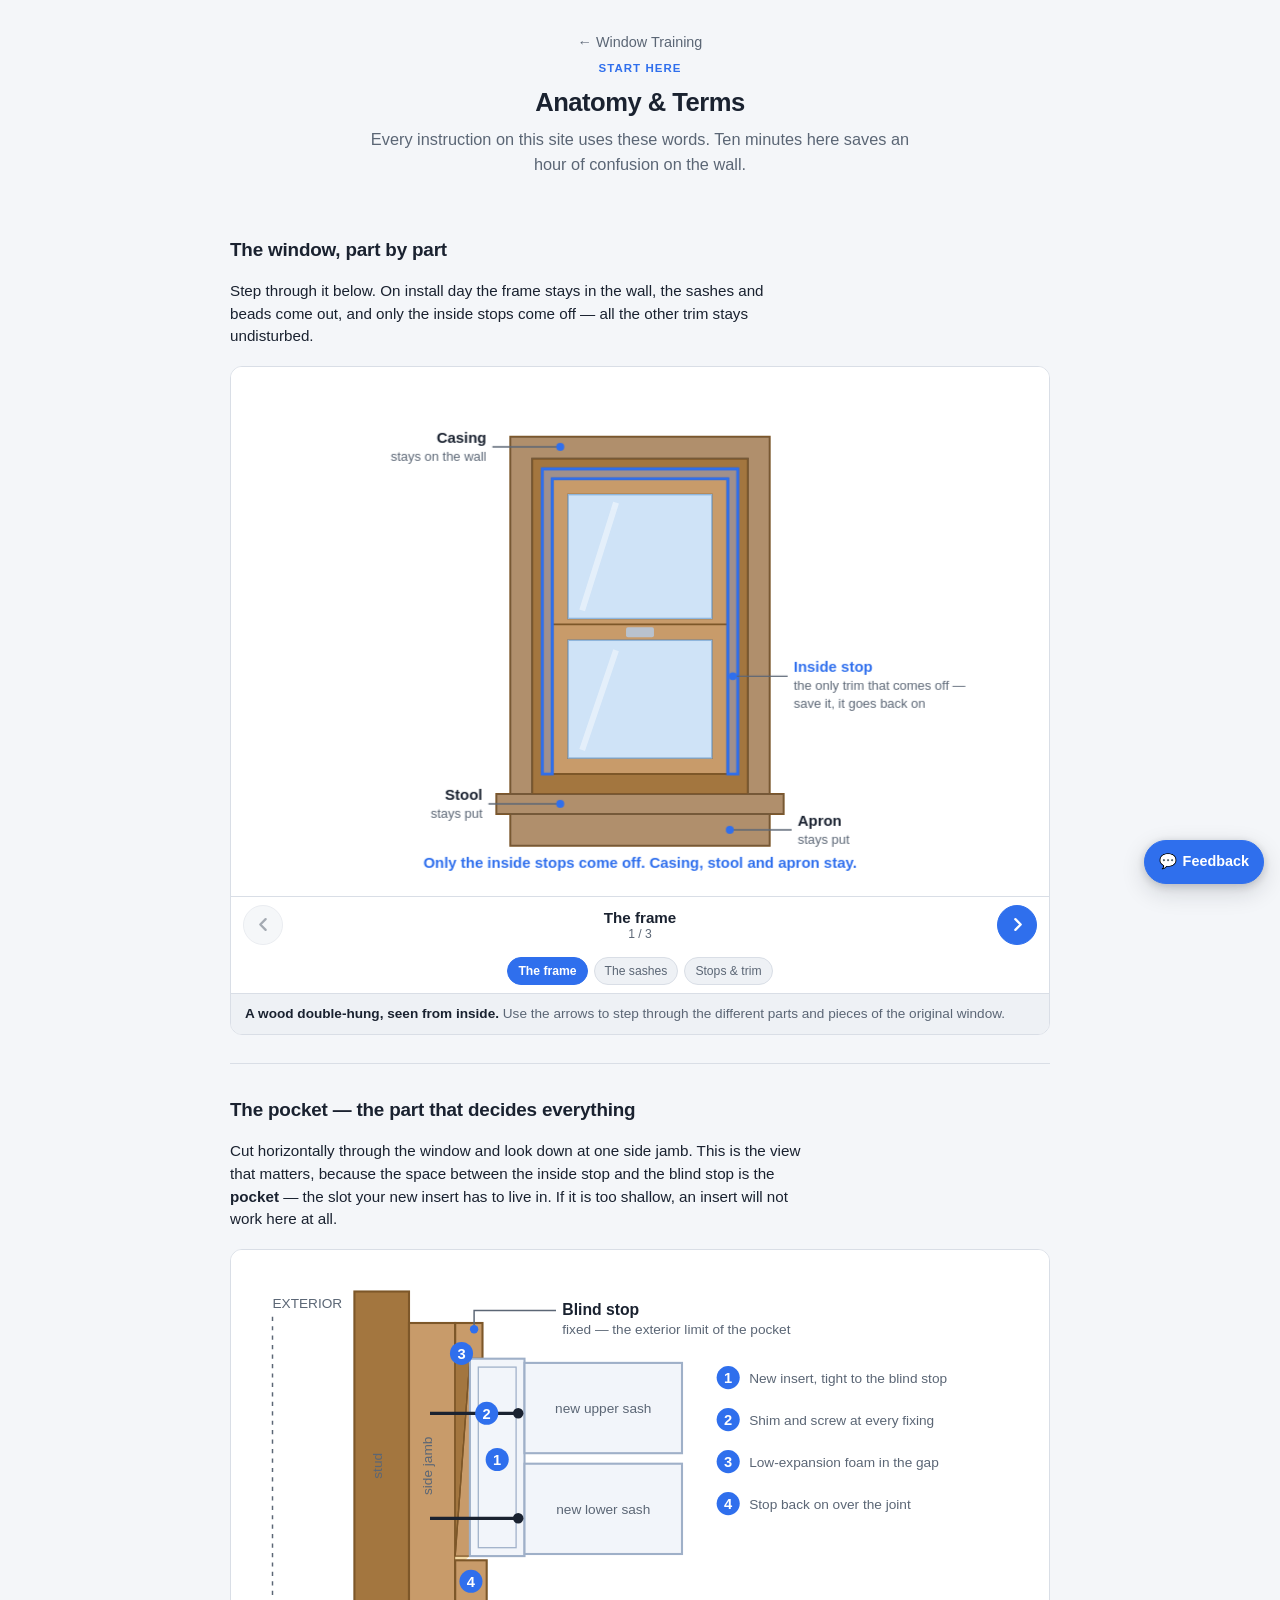
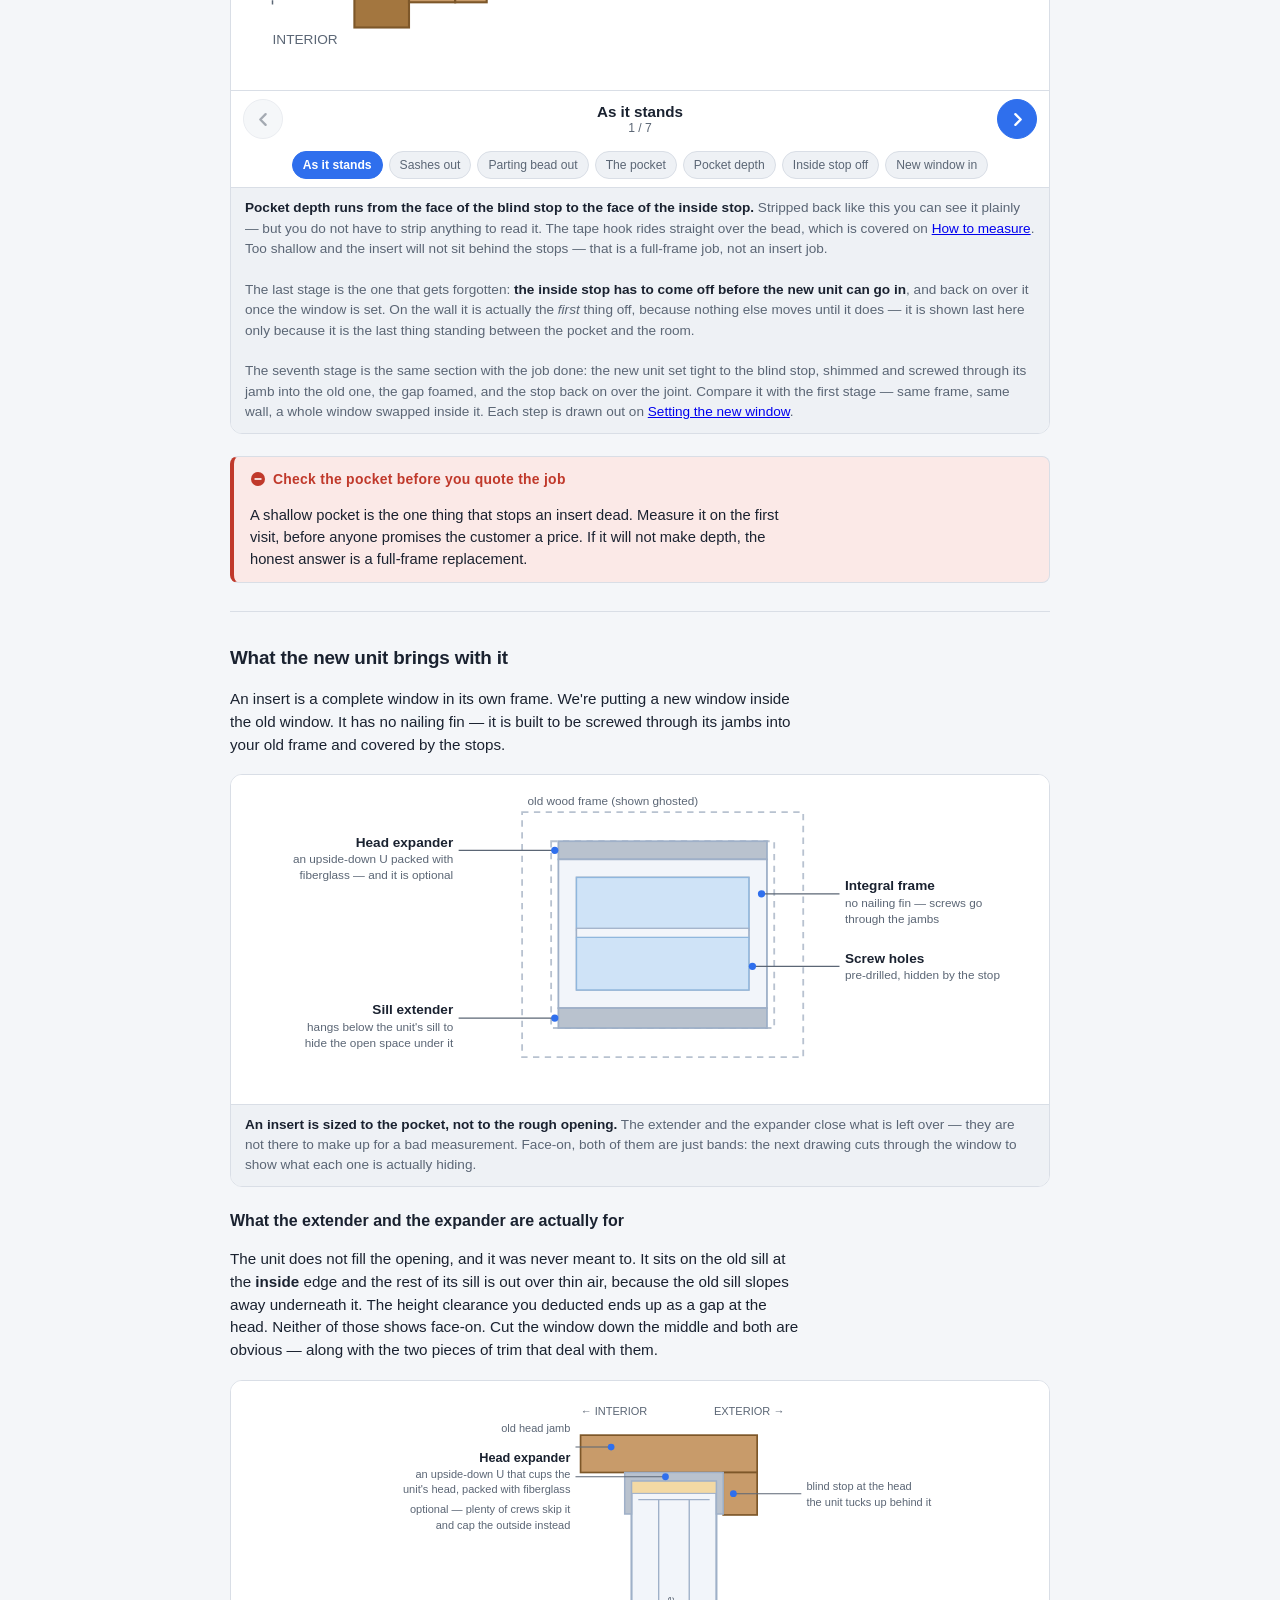
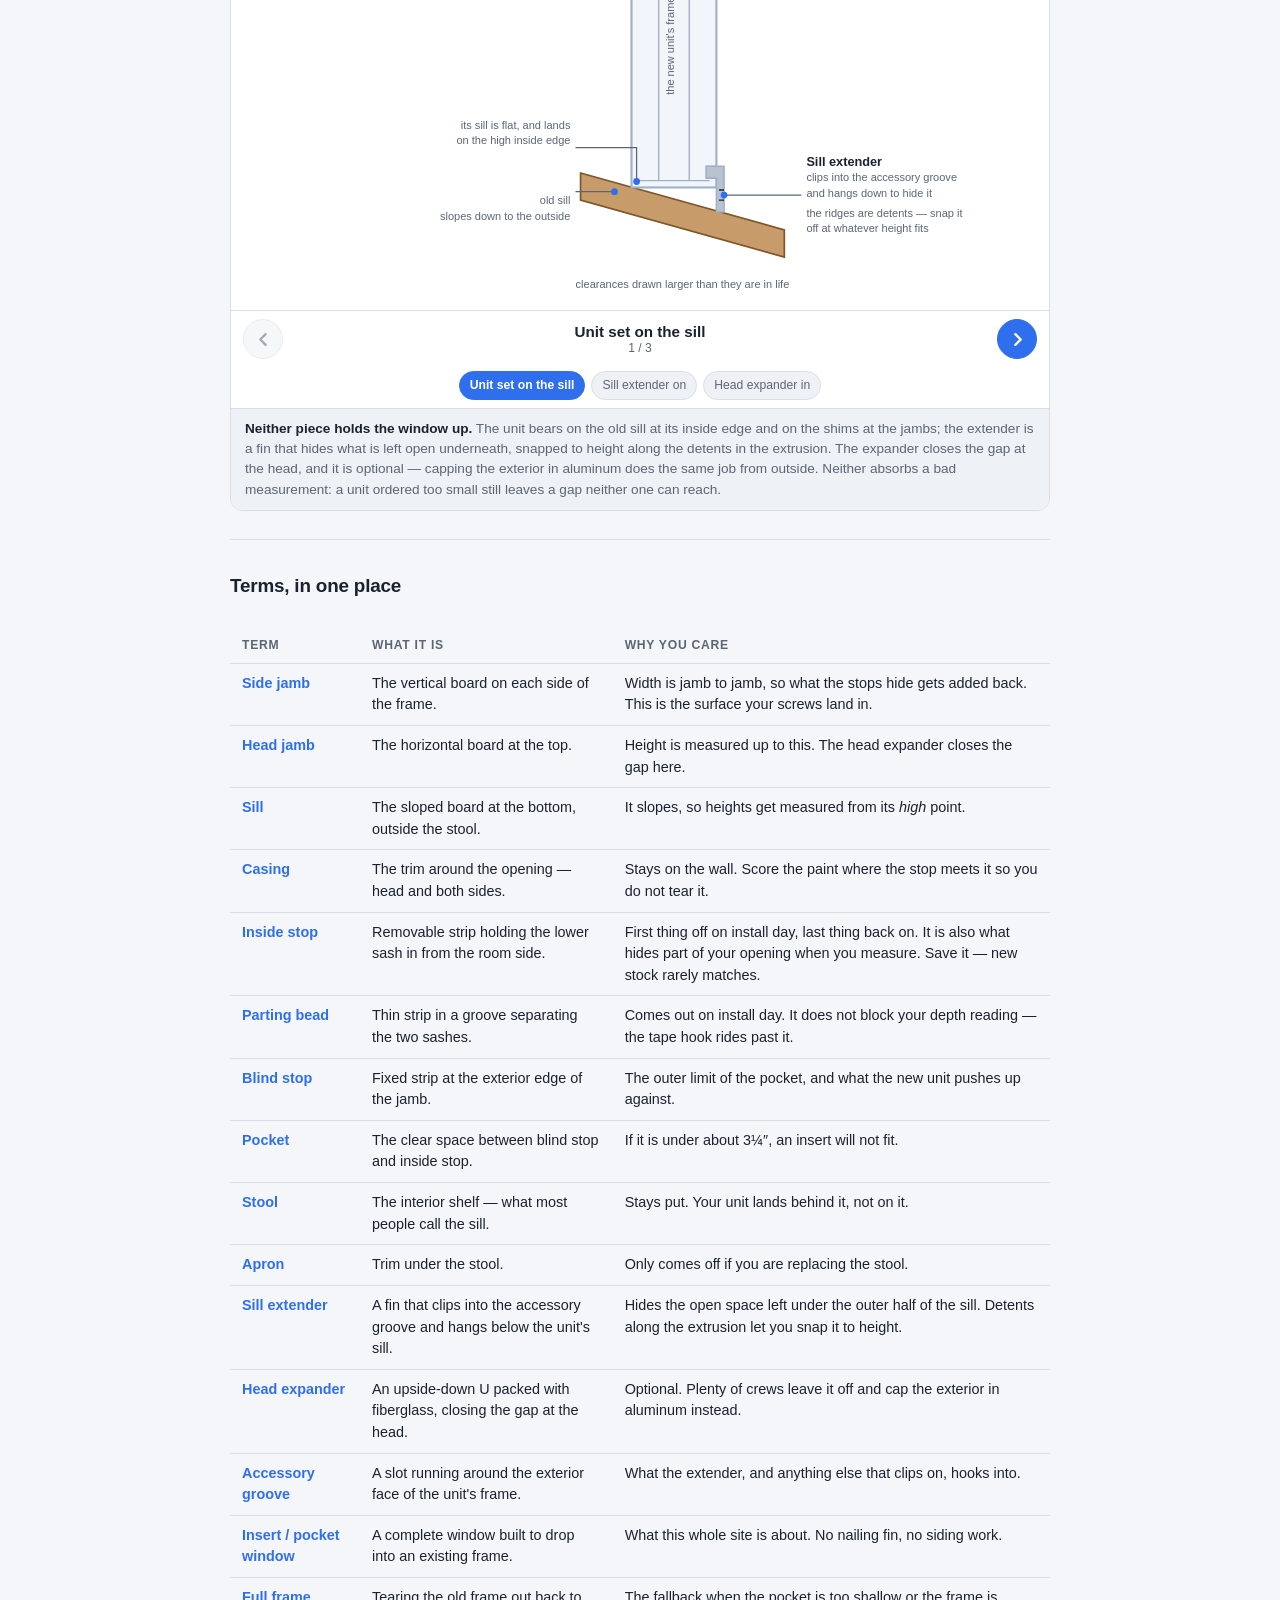
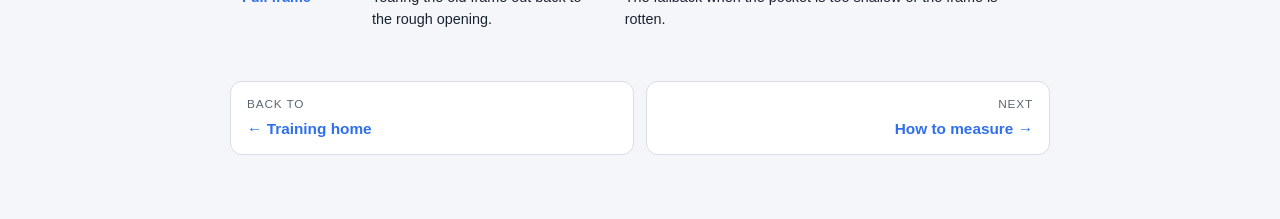
<file: tools/window-training/anatomy.html>
<!DOCTYPE html>
<html lang="en">
<head>
  <meta charset="UTF-8">
  <meta name="viewport" content="width=device-width, initial-scale=1.0">
  <title>Anatomy &amp; Terms — Window Training — WorkTools</title>
  <meta name="description" content="The parts of a double-hung window, and the pocket a vinyl insert has to fit into.">
  <link rel="stylesheet" href="../../assets/style.css">
  <link rel="stylesheet" href="training.css">
  <link rel="icon" href="data:image/svg+xml,<svg xmlns='http://www.w3.org/2000/svg' viewBox='0 0 24 24' fill='none' stroke='%232f6fed' stroke-width='2'><rect x='3' y='3' width='18' height='18' rx='1.5'/><path d='M12 3v18M3 12h18'/></svg>">
  <style>
    /* Fig 1 — reveal the parts a group at a time */
    @keyframes grp1 { 0% { opacity: 1; } 50%, 100% { opacity: 0; } }
    @keyframes grp2 { 0% { opacity: 0; } 50% { opacity: 1; } 100% { opacity: 0; } }
    @keyframes grp3 { 0%, 50% { opacity: 0; } 100% { opacity: 1; } }

    /* Fig 2 — strip the window back to a bare pocket, dimension it, then take
       the inside stop off so the new unit has a way in */
    @keyframes secSash { 0% { opacity: 1; } 16.7%, 100% { opacity: 0; } }
    @keyframes secBead { 0%, 16.7% { opacity: 1; } 33.3%, 100% { opacity: 0; } }
    @keyframes secVoid { 0%, 33.3% { opacity: 0; } 50%, 83.3% { opacity: 1; } 100% { opacity: 0; } }
    @keyframes secDim { 0%, 50% { opacity: 0; } 66.7%, 83.3% { opacity: 1; } 100% { opacity: 0; } }
    @keyframes secStopOff { 0%, 66.7% { transform: translateY(0); opacity: 1; } 83.3%, 100% { transform: translateY(58px); opacity: 0; } }
    @keyframes secStopOn { 0%, 66.7% { opacity: 1; } 83.3%, 100% { opacity: 0; } }
    @keyframes secStopGone { 0%, 66.7% { opacity: 0; } 83.3% { opacity: 1; } 100% { opacity: 0; } }
    @keyframes secNewIn { 0%, 83.3% { opacity: 0; } 100% { opacity: 1; } }

    /* Fig 4 — vertical section: the two gaps the unit leaves, and what closes them */
    @keyframes vsVoid { 0% { opacity: 1; } 50%, 100% { opacity: 0; } }
    @keyframes vsGap  { 0%, 50% { opacity: 1; } 100% { opacity: 0; } }
    @keyframes vsExt  { 0% { transform: translateX(70px); opacity: 0; } 14% { opacity: 1; } 50%, 100% { transform: translateX(0); opacity: 1; } }
    @keyframes vsExp  { 0%, 50% { transform: translateY(24px); opacity: 0; } 64% { opacity: 1; } 100% { transform: translateY(0); opacity: 1; } }

    .lbl  { font-size: 15px; fill: var(--text); font-weight: 600; }
    .lbl-s{ font-size: 13px; fill: var(--text-muted); }
    .lead { stroke: var(--text-muted); stroke-width: 1.4; fill: none; }
    .dot  { fill: var(--accent); }
    .dim  { stroke: var(--accent); stroke-width: 2; fill: none; }
    .dim-t{ font-size: 15px; fill: var(--accent); font-weight: 700; }
  </style>
</head>
<body>
  <div class="wrap lesson">
    <header class="site-header">
      <a class="back-link" href="./">&larr; Window Training</a>
      <p class="eyebrow">Start here</p>
      <h1 class="site-title">Anatomy &amp; Terms</h1>
      <p class="lede">Every instruction on this site uses these words. Ten minutes here saves
        an hour of confusion on the wall.</p>
    </header>

    <main>
      <section class="section">
        <h2>The window, part by part</h2>
        <p>Step through it below. On install day the frame stays in the wall, the sashes and
          beads come out, and only the inside stops come off — all the other trim stays
          undisturbed.</p>

        <figure class="figure" data-dur="10s"
                data-steps="0:The frame|0.5:The sashes|1:Stops &amp; trim">
          <div class="stage">
            <svg viewBox="-20 0 800 510" role="img" aria-labelledby="anatT anatD">
              <title id="anatT">Labeled elevation of a wood double-hung window</title>
              <desc id="anatD">A double-hung window seen from inside, with its frame, sashes,
                stops and trim labeled in three groups.</desc>

              <!-- Base drawing -->
              <!-- Casing: a head piece and two legs, no bottom member. On a
                   stool-and-apron window the legs die into the top of the
                   stool - they never run past it. -->
              <path d="M250 60 H510 V418 H488 V82 H272 V418 H250 Z"
                    fill="var(--dg-wood)"
                    stroke="var(--dg-wood-edge)" stroke-width="2"/>
              <!-- Frame: head jamb, side jambs, and the sill across the bottom -->
              <path d="M272 82 H488 V418 H272 Z M292 102 H468 V398 H292 Z"
                    fill="var(--dg-wood-dark)" fill-rule="evenodd"
                    stroke="var(--dg-wood-edge)" stroke-width="2"/>
              <!-- Upper sash. Its bottom rail runs down past the top of the
                   lower sash, which is drawn after it and laps over the front -
                   that overlap is what the two sashes lock together on. -->
              <path d="M292 102 H468 V264 H292 Z M308 118 H452 V242 H308 Z"
                    fill="var(--dg-wood)" fill-rule="evenodd"
                    stroke="var(--dg-wood-edge)" stroke-width="1.8"/>
              <rect x="308" y="118" width="144" height="124"
                    fill="var(--dg-glass)" stroke="var(--dg-glass-edge)" stroke-width="1.4"/>
              <!-- Lower sash -->
              <path d="M292 248 H468 V398 H292 Z M308 264 H452 V382 H308 Z"
                    fill="var(--dg-wood)" fill-rule="evenodd"
                    stroke="var(--dg-wood-edge)" stroke-width="1.8"/>
              <rect x="308" y="264" width="144" height="118"
                    fill="var(--dg-glass)" stroke="var(--dg-glass-edge)" stroke-width="1.4"/>
              <path d="M322 234 L356 126 M322 374 L356 274"
                    stroke="#fff" stroke-width="6" opacity="0.45"/>
              <!-- Sash lock on the meeting rail -->
              <rect x="366" y="251" width="28" height="10" rx="2" fill="var(--dg-metal)"/>
              <!-- Inside stop: head and two legs sitting on the inner face of
                   the jamb, dying into the stool. The only trim that comes off
                   for an insert, so it is drawn as its own piece. -->
              <path d="M282 92 H478 V398 H468 V102 H292 V398 H282 Z"
                    fill="var(--dg-wood)" stroke="var(--dg-wood-edge)" stroke-width="1.8"/>
              <!-- Stool: the interior shelf. Its horns run past the casing
                   on both sides, so it is the widest thing on the window. -->
              <path d="M236 418 H524 V438 H236 Z" fill="var(--dg-wood)"
                    stroke="var(--dg-wood-edge)" stroke-width="2"/>
              <!-- Apron: under the stool, running out flush with the outer
                   edges of the casing legs. -->
              <path d="M250 438 H510 V470 H250 Z" fill="var(--dg-wood)"
                    stroke="var(--dg-wood-edge)" stroke-width="2"/>

              <!-- Group 1: the frame -->
              <g data-anim="" style="animation-name: grp1">
                <rect class="hl" x="272" y="82" width="216" height="20"/>
                <rect class="hl" x="272" y="102" width="20" height="296"/>
                <rect class="hl" x="468" y="102" width="20" height="296"/>
                <rect class="hl" x="272" y="398" width="216" height="20"/>

                <path class="lead" d="M232 92 H366"/><circle class="dot" cx="366" cy="92" r="4"/>
                <text class="lbl" x="226" y="88" text-anchor="end">Head jamb</text>
                <text class="lbl-s" x="226" y="106" text-anchor="end">top of the frame</text>

                <path class="lead" d="M232 250 H277"/><circle class="dot" cx="277" cy="250" r="4"/>
                <text class="lbl" x="226" y="246" text-anchor="end">Side jamb</text>
                <text class="lbl-s" x="226" y="264" text-anchor="end">measure width jamb to jamb</text>

                <path class="lead" d="M528 408 H478"/><circle class="dot" cx="478" cy="408" r="4"/>
                <text class="lbl" x="534" y="404">Sill</text>
                <text class="lbl-s" x="534" y="422">sloped — measure from its high point</text>

                <text class="lbl c-accent" x="380" y="492" text-anchor="middle">
                  The frame stays in the wall. Everything else comes out.</text>
              </g>

              <!-- Group 2: the sashes -->
              <g data-anim="" style="animation-name: grp2">
                <rect class="hl" x="292" y="102" width="176" height="162"/>
                <rect class="hl" x="292" y="248" width="176" height="150"/>

                <path class="lead" d="M232 150 H302"/><circle class="dot" cx="302" cy="150" r="4"/>
                <text class="lbl" x="226" y="146" text-anchor="end">Upper sash</text>
                <text class="lbl-s" x="226" y="164" text-anchor="end">sits behind the parting bead</text>

                <path class="lead" d="M232 330 H302"/><circle class="dot" cx="302" cy="330" r="4"/>
                <text class="lbl" x="226" y="326" text-anchor="end">Lower sash</text>
                <text class="lbl-s" x="226" y="344" text-anchor="end">comes out first</text>

                <path class="lead" d="M528 253 H400"/><circle class="dot" cx="400" cy="253" r="4"/>
                <text class="lbl" x="534" y="249">Meeting rail</text>
                <text class="lbl-s" x="534" y="267">the two rails lap and lock here</text>

                <path class="lead" d="M528 150 H458"/><circle class="dot" cx="458" cy="150" r="4"/>
                <text class="lbl" x="534" y="146">Balance / cord</text>
                <text class="lbl-s" x="534" y="164">hidden in the jamb pocket</text>

                <text class="lbl c-accent" x="380" y="492" text-anchor="middle">
                  Both sashes and their balances are removed and discarded.</text>
              </g>

              <!-- Group 3: stops and trim -->
              <g data-anim="" style="animation-name: grp3">
                <!-- Stays on the wall: muted. -->
                <path class="hl-stay" d="M250 60 H510 V418 H488 V82 H272 V418 H250 Z"/>
                <rect class="hl-stay" x="236" y="418" width="288" height="20"/>
                <rect class="hl-stay" x="250" y="438" width="260" height="32"/>
                <!-- Comes off: accent fill plus an outline, because a strip this
                     thin does not read on a tint alone. -->
                <path class="hl" d="M282 92 H478 V398 H468 V102 H292 V398 H282 Z"/>
                <path d="M282 92 H478 V398 H468 V102 H292 V398 H282 Z"
                      fill="none" stroke="var(--accent)" stroke-width="3"/>

                <path class="lead" d="M232 70 H300"/><circle class="dot" cx="300" cy="70" r="4"/>
                <text class="lbl" x="226" y="66" text-anchor="end">Casing</text>
                <text class="lbl-s" x="226" y="84" text-anchor="end">stays on the wall</text>

                <path class="lead" d="M528 300 H473"/><circle class="dot" cx="473" cy="300" r="4"/>
                <text class="lbl c-accent" x="534" y="296">Inside stop</text>
                <text class="lbl-s" x="534" y="314">the only trim that comes off —</text>
                <text class="lbl-s" x="534" y="332">save it, it goes back on</text>

                <path class="lead" d="M228 428 H300"/><circle class="dot" cx="300" cy="428" r="4"/>
                <text class="lbl" x="222" y="424" text-anchor="end">Stool</text>
                <text class="lbl-s" x="222" y="442" text-anchor="end">stays put</text>

                <path class="lead" d="M532 454 H470"/><circle class="dot" cx="470" cy="454" r="4"/>
                <text class="lbl" x="538" y="450">Apron</text>
                <text class="lbl-s" x="538" y="468">stays put</text>

                <text class="lbl c-accent" x="380" y="492" text-anchor="middle">
                  Only the inside stops come off. Casing, stool and apron stay.</text>
              </g>
            </svg>
          </div>
          <figcaption><b>A wood double-hung, seen from inside.</b> Use the arrows to step through
            the different parts and pieces of the original window.</figcaption>
        </figure>
      </section>

      <hr class="rule">

      <section class="section">
        <h2>The pocket — the part that decides everything</h2>
        <p>Cut horizontally through the window and look down at one side jamb. This is the view
          that matters, because the space between the inside stop and the blind stop is the
          <strong>pocket</strong> — the slot your new insert has to live in. If it is too
          shallow, an insert will not work here at all.</p>

        <figure class="figure" data-dur="14s"
                data-steps="0:As it stands|0.167:Sashes out|0.333:Parting bead out|0.5:The pocket|0.667:Pocket depth|0.833:Inside stop off|1:New window in">
          <div class="stage">
            <svg viewBox="0 0 760 400" role="img" aria-labelledby="secT secD">
              <title id="secT">Horizontal section through a window jamb</title>
              <desc id="secD">Looking down at the left jamb. The blind stop sits at the exterior,
                then the upper sash channel, the parting bead, the lower sash channel, and the
                inside stop at the interior. Removing the sashes and parting bead leaves the
                pocket, whose depth is measured between the blind stop and the inside stop.
                The inside stop then comes off, opening the pocket to the room. The new insert
                is set into the pocket tight against the blind stop, shimmed and screwed through
                its jamb into the old one, the gap around it filled with low-expansion foam, and
                the inside stop refitted over the joint.</desc>

              <!-- Orientation labels -->
              <text class="lbl-s" x="30" y="46">EXTERIOR</text>
              <text class="lbl-s" x="30" y="366">INTERIOR</text>
              <path class="lead" d="M30 54 V330" stroke-dasharray="4 5"/>

              <!-- Wall framing behind the jamb -->
              <rect x="108" y="30" width="52" height="320"
                    fill="var(--dg-wood-dark)" stroke="var(--dg-wood-edge)" stroke-width="2"/>
              <text class="lbl-s" x="134" y="196" text-anchor="middle"
                    transform="rotate(-90 134 196)">stud</text>

              <!-- The jamb board -->
              <rect x="160" y="60" width="44" height="266"
                    fill="var(--dg-wood)" stroke="var(--dg-wood-edge)" stroke-width="2"/>
              <text class="lbl-s" x="182" y="196" text-anchor="middle"
                    transform="rotate(-90 182 196)">side jamb</text>

              <!-- Exterior blind stop -->
              <rect x="204" y="60" width="26" height="34"
                    fill="var(--dg-wood)" stroke="var(--dg-wood-edge)" stroke-width="2"/>
              <path class="lead" d="M300 48 H222 V62"/><circle class="dot" cx="222" cy="66" r="4"/>
              <text class="lbl" x="306" y="52">Blind stop</text>
              <text class="lbl-s" x="306" y="70">fixed — the exterior limit of the pocket</text>

              <!-- Upper sash (in its channel) -->
              <g data-anim="" style="animation-name: secSash">
                <rect x="204" y="96" width="230" height="77"
                      fill="var(--dg-wood)" stroke="var(--dg-wood-edge)" stroke-width="2"/>
                <text class="lbl-s" x="330" y="140" text-anchor="middle">upper sash</text>
              </g>

              <!-- Parting bead -->
              <g data-anim="" style="animation-name: secBead">
                <rect x="204" y="175" width="24" height="30"
                      fill="var(--wt-caution)" stroke="var(--dg-wood-edge)" stroke-width="2"/>
                <path class="lead" d="M444 190 H234"/><circle class="dot" cx="234" cy="190" r="4"/>
                <text class="lbl" x="450" y="186">Parting bead</text>
                <text class="lbl-s" x="450" y="206">the thin strip between the sashes</text>
                <text class="lbl-s" x="450" y="224">— this comes out</text>
              </g>

              <!-- Lower sash -->
              <g data-anim="" style="animation-name: secSash">
                <rect x="204" y="207" width="230" height="77"
                      fill="var(--dg-wood)" stroke="var(--dg-wood-edge)" stroke-width="2"/>
                <text class="lbl-s" x="330" y="251" text-anchor="middle">lower sash</text>
              </g>

              <!-- Inside stop, and the moment it comes off -->
              <g data-anim="" style="animation-name: secStopOff">
                <rect x="204" y="286" width="30" height="40"
                      fill="var(--dg-wood)" stroke="var(--dg-wood-edge)" stroke-width="2"/>
              </g>
              <g data-anim="" style="animation-name: secStopOn">
                <path class="lead" d="M300 330 H224 V322"/><circle class="dot" cx="224" cy="318" r="4"/>
                <text class="lbl" x="306" y="334">Inside stop</text>
                <text class="lbl-s" x="306" y="352">removable — the interior limit of the pocket</text>
              </g>
              <g data-anim="" style="animation-name: secStopGone">
                <rect x="204" y="286" width="30" height="40" fill="none"
                      stroke="var(--dg-wood-edge)" stroke-width="2" stroke-dasharray="6 5"/>
                <path class="lead" d="M300 330 H224 V322"/><circle class="dot" cx="224" cy="318" r="4"/>
                <text class="lbl c-accent" x="306" y="334">Inside stop off</text>
                <text class="lbl-s" x="306" y="352">the insert goes in through here,</text>
                <text class="lbl-s" x="306" y="370">then the stop goes back on over it</text>
              </g>

              <!-- The bare pocket, once everything is out -->
              <g data-anim="" style="animation-name: secVoid">
                <rect x="204" y="94" width="200" height="192"
                      fill="var(--accent-soft)" stroke="var(--accent)"
                      stroke-width="2.5" stroke-dasharray="9 7"/>
                <text class="lbl c-accent" x="304" y="196" text-anchor="middle"
                      font-size="19">THE POCKET</text>
              </g>

              <!-- Stage 7 — the new unit set, shimmed, foamed and closed in -->
              <g data-anim="" style="animation-name: secNewIn">
                <!-- low-expansion foam, squeezed out at each mouth of the gap -->
                <path d="M204 94 H218 Q210 86 204 90 Z" fill="var(--dg-foam)"/>
                <path d="M204 282 H218 Q210 290 204 286 Z" fill="var(--dg-foam)"/>
                <!-- shims: one opposing pair the full length of the frame, two
                     tapered wedges slid past each other to fill the whole gap -->
                <path d="M204 94 H218 L204 282 Z" fill="var(--dg-wood-dark)" stroke="var(--dg-wood-edge)" stroke-width="1.2"/>
                <path d="M218 94 V282 H204 Z" fill="var(--dg-wood)" stroke="var(--dg-wood-edge)" stroke-width="1.2"/>
                <path d="M218 94 L204 282" stroke="var(--dg-wood-edge)" stroke-width="1.2" fill="none"/>
                <!-- the insert's own jamb: a plain rectangle, its outer end
                     nestled up behind the blind stop -->
                <rect x="218" y="94" width="52" height="188"
                      fill="var(--dg-vinyl)" stroke="var(--dg-vinyl-edge)" stroke-width="2"/>
                <rect x="226" y="102" width="36" height="172"
                      fill="none" stroke="var(--dg-vinyl-edge)" stroke-width="1.2"/>
                <!-- the new sashes running in it -->
                <rect x="270" y="98" width="150" height="86"
                      fill="var(--dg-vinyl)" stroke="var(--dg-vinyl-edge)" stroke-width="2"/>
                <text class="lbl-s" x="345" y="146" text-anchor="middle">new upper sash</text>
                <rect x="270" y="194" width="150" height="86"
                      fill="var(--dg-vinyl)" stroke="var(--dg-vinyl-edge)" stroke-width="2"/>
                <text class="lbl-s" x="345" y="242" text-anchor="middle">new lower sash</text>
                <!-- screwed through the insert jamb and the shim into the old jamb -->
                <path d="M264 146 H180" stroke="var(--dg-line)" stroke-width="3" fill="none"/>
                <circle cx="264" cy="146" r="5" fill="var(--dg-line)"/>
                <path d="M264 246 H180" stroke="var(--dg-line)" stroke-width="3" fill="none"/>
                <circle cx="264" cy="246" r="5" fill="var(--dg-line)"/>
                <!-- inside stop back on, hiding the joint -->
                <rect x="204" y="286" width="30" height="40"
                      fill="var(--dg-wood)" stroke="var(--dg-wood-edge)" stroke-width="2"/>

                <circle cx="244" cy="190" r="11" fill="var(--accent)"/>
                <text x="244" y="195" text-anchor="middle" font-size="14" font-weight="700"
                      fill="var(--surface)">1</text>
                <circle cx="234" cy="146" r="11" fill="var(--accent)"/>
                <text x="234" y="151" text-anchor="middle" font-size="14" font-weight="700"
                      fill="var(--surface)">2</text>
                <circle cx="210" cy="89" r="11" fill="var(--accent)"/>
                <text x="210" y="94" text-anchor="middle" font-size="14" font-weight="700"
                      fill="var(--surface)">3</text>
                <circle cx="219" cy="306" r="11" fill="var(--accent)"/>
                <text x="219" y="311" text-anchor="middle" font-size="14" font-weight="700"
                      fill="var(--surface)">4</text>

                <circle cx="464" cy="112" r="11" fill="var(--accent)"/>
                <text x="464" y="117" text-anchor="middle" font-size="14" font-weight="700"
                      fill="var(--surface)">1</text>
                <text class="lbl-s" x="484" y="117">New insert, tight to the blind stop</text>
                <circle cx="464" cy="152" r="11" fill="var(--accent)"/>
                <text x="464" y="157" text-anchor="middle" font-size="14" font-weight="700"
                      fill="var(--surface)">2</text>
                <text class="lbl-s" x="484" y="157">Shim and screw at every fixing</text>
                <circle cx="464" cy="192" r="11" fill="var(--accent)"/>
                <text x="464" y="197" text-anchor="middle" font-size="14" font-weight="700"
                      fill="var(--surface)">3</text>
                <text class="lbl-s" x="484" y="197">Low-expansion foam in the gap</text>
                <circle cx="464" cy="232" r="11" fill="var(--accent)"/>
                <text x="464" y="237" text-anchor="middle" font-size="14" font-weight="700"
                      fill="var(--surface)">4</text>
                <text class="lbl-s" x="484" y="237">Stop back on over the joint</text>
              </g>

              <!-- Pocket depth dimension -->
              <g data-anim="" style="animation-name: secDim">
                <path class="dim" d="M470 94 V286"/>
                <path class="dim" d="M462 100 L470 94 L478 100"/>
                <path class="dim" d="M462 280 L470 286 L478 280"/>
                <path class="dim" d="M404 94 H478 M404 286 H478" stroke-width="1.2"
                      stroke-dasharray="4 4"/>
                <text class="dim-t" x="490" y="184">Pocket depth</text>
                <text class="lbl-s" x="490" y="204">needs about 3&#188;&#8243; for a</text>
                <text class="lbl-s" x="490" y="222">standard insert — check</text>
                <text class="lbl-s" x="490" y="240">your unit&#39;s spec</text>
              </g>
            </svg>
          </div>
          <figcaption><b>Pocket depth runs from the face of the blind stop to the face of the
            inside stop.</b> Stripped back like this you can see it plainly — but you do not have
            to strip anything to read it. The tape hook rides straight over the bead, which is
            covered on <a href="measure.html">How to measure</a>. Too shallow and the insert will
            not sit behind the stops — that is a full-frame job, not an insert job.
            <br><br>The last stage is the one that gets forgotten: <b>the inside stop has to come
            off before the new unit can go in</b>, and back on over it once the window is set. On
            the wall it is actually the <em>first</em> thing off, because nothing else moves until
            it does — it is shown last here only because it is the last thing standing
            between the pocket and the room.
            <br><br>The seventh stage is the same section with the job done: the new unit set tight
            to the blind stop, shimmed and screwed through its jamb into the old one, the gap
            foamed, and the stop back on over the joint. Compare it with the first stage —
            same frame, same wall, a whole window swapped inside it. Each step is drawn out on
            <a href="install.html">Setting the new window</a>.</figcaption>
        </figure>

        <div class="callout stop">
          <div class="callout-title">
            <svg width="16" height="16" viewBox="0 0 16 16" fill="currentColor" aria-hidden="true"><circle cx="8" cy="8" r="7"/><path d="M4.5 7.2h7v1.6h-7z" fill="#fff"/></svg>
            Check the pocket before you quote the job
          </div>
          <p>A shallow pocket is the one thing that stops an insert dead. Measure it on the
            first visit, before anyone promises the customer a price. If it will not make depth,
            the honest answer is a full-frame replacement.</p>
        </div>
      </section>

      <hr class="rule">

      <section class="section">
        <h2>What the new unit brings with it</h2>
        <p>An insert is a complete window in its own frame. We're putting a new window inside the
          old window. It has no nailing fin — it is built to be screwed through its jambs into
          your old frame and covered by the stops.</p>

        <figure class="figure" data-dur="1s" data-steps="0:Insert profile">
          <div class="stage">
            <svg viewBox="-60 0 880 340" role="img" aria-labelledby="insT insD">
              <title id="insT">Parts of a vinyl insert window</title>
              <desc id="insD">The insert has an integral vinyl frame, an optional head expander
                at the top that closes the gap to the head jamb, and a sill extender at the
                bottom that hangs down to hide the open space under the unit's sill.</desc>

              <!-- Old frame ghost -->
              <path d="M250 30 H560 V300 H250 Z M282 62 H528 V268 H282 Z"
                    fill="none" stroke="var(--dg-ghost)" stroke-width="2" stroke-dasharray="7 6"/>
              <text class="lbl-s" x="256" y="22">old wood frame (shown ghosted)</text>

              <!-- Head expander -->
              <rect x="290" y="62" width="230" height="20"
                    fill="var(--dg-metal)" stroke="var(--dg-vinyl-edge)" stroke-width="2"/>
              <path class="lead" d="M180 72 H286"/><circle class="dot" cx="286" cy="72" r="4"/>
              <text class="lbl" x="174" y="68" text-anchor="end">Head expander</text>
              <text class="lbl-s" x="174" y="86" text-anchor="end">an upside-down U packed with</text>
              <text class="lbl-s" x="174" y="104" text-anchor="end">fiberglass — and it is optional</text>

              <!-- Insert frame -->
              <path d="M290 82 H520 V246 H290 Z M310 102 H500 V226 H310 Z"
                    fill="var(--dg-vinyl)" fill-rule="evenodd"
                    stroke="var(--dg-vinyl-edge)" stroke-width="2"/>
              <rect x="310" y="102" width="190" height="58"
                    fill="var(--dg-glass)" stroke="var(--dg-glass-edge)" stroke-width="1.4"/>
              <rect x="310" y="158" width="190" height="12"
                    fill="var(--dg-vinyl)" stroke="var(--dg-vinyl-edge)" stroke-width="1.4"/>
              <rect x="310" y="168" width="190" height="58"
                    fill="var(--dg-glass)" stroke="var(--dg-glass-edge)" stroke-width="1.4"/>

              <path class="lead" d="M600 120 H514"/><circle class="dot" cx="514" cy="120" r="4"/>
              <text class="lbl" x="606" y="116">Integral frame</text>
              <text class="lbl-s" x="606" y="134">no nailing fin — screws go</text>
              <text class="lbl-s" x="606" y="152">through the jambs</text>

              <path class="lead" d="M600 200 H504"/><circle class="dot" cx="504" cy="200" r="4"/>
              <text class="lbl" x="606" y="196">Screw holes</text>
              <text class="lbl-s" x="606" y="214">pre-drilled, hidden by the stop</text>

              <!-- Sill extender. A vertical fin hanging the full width below the
                   unit's sill, so face-on it really is just a band. What it is
                   hiding only shows in section. -->
              <rect x="290" y="246" width="230" height="22"
                    fill="var(--dg-metal)" stroke="var(--dg-vinyl-edge)" stroke-width="2"/>
              <path class="lead" d="M180 257 H286"/><circle class="dot" cx="286" cy="257" r="4"/>
              <text class="lbl" x="174" y="253" text-anchor="end">Sill extender</text>
              <text class="lbl-s" x="174" y="271" text-anchor="end">hangs below the unit&#39;s sill to</text>
              <text class="lbl-s" x="174" y="289" text-anchor="end">hide the open space under it</text>
            </svg>
          </div>
          <figcaption><b>An insert is sized to the pocket, not to the rough opening.</b> The
            extender and the expander close what is left over — they are not there to make up
            for a bad measurement. Face-on, both of them are just bands: the next drawing cuts
            through the window to show what each one is actually hiding.</figcaption>
        </figure>

        <h3>What the extender and the expander are actually for</h3>
        <p>The unit does not fill the opening, and it was never meant to. It sits on the old sill
          at the <strong>inside</strong> edge and the rest of its sill is out over thin air, because
          the old sill slopes away underneath it. The height clearance you deducted ends up as a
          gap at the head. Neither of those shows face-on. Cut the window down the middle and both
          are obvious — along with the two pieces of trim that deal with them.</p>

        <figure class="figure" data-dur="8s"
                data-steps="0:Unit set on the sill|0.5:Sill extender on|1:Head expander in">
          <div class="stage">
            <svg viewBox="-20 0 940 600" role="img" aria-labelledby="vsT vsD">
              <title id="vsT">Side view through an insert sitting in the old frame</title>
              <desc id="vsD">A side view cut through the window, interior on the left and exterior
                on the right. The new unit is a plain vertical strip of hollow vinyl frame running
                nearly the full height of the opening, its top tucked up behind the blind stop at
                the head. Its sill is flat and lands on the high, interior edge of the sloped old
                sill, so the outer part of it sits over open air. The sill extender is a thin
                vertical fin that clips into the accessory groove on the unit and hangs down to
                hide that opening; it has detents along its length so it can be snapped to
                whatever height the opening needs. At the head, the small clearance the unit was
                ordered short by leaves a narrow gap, closed by an optional head expander shaped
                like an upside-down U and packed with fiberglass. Clearances are drawn larger than
                they are in life.</desc>

              <text class="lbl-s" x="380" y="28">&#8592; INTERIOR</text>
              <text class="lbl-s" x="620" y="28" text-anchor="end">EXTERIOR &#8594;</text>

              <rect x="380" y="52" width="208" height="44"
                    fill="var(--dg-wood)" stroke="var(--dg-wood-edge)" stroke-width="2"/>
              <path class="lead" d="M374 66 H416"/><circle class="dot" cx="416" cy="66" r="4"/>
              <text class="lbl-s" x="368" y="48" text-anchor="end">old head jamb</text>

              <rect x="548" y="96" width="40" height="50"
                    fill="var(--dg-wood)" stroke="var(--dg-wood-edge)" stroke-width="2"/>
              <path class="lead" d="M560 121 H640"/><circle class="dot" cx="560" cy="121" r="4"/>
              <text class="lbl-s" x="646" y="117">blind stop at the head</text>
              <text class="lbl-s" x="646" y="135">the unit tucks up behind it</text>

              <path d="M380 450 L620 517 L620 549 L380 482 Z"
                    fill="var(--dg-wood)" stroke="var(--dg-wood-edge)" stroke-width="2"/>
              <path class="lead" d="M374 472 H420"/><circle class="dot" cx="420" cy="472" r="4"/>
              <text class="lbl-s" x="368" y="487" text-anchor="end">old sill</text>
              <text class="lbl-s" x="368" y="505" text-anchor="end">slopes down to the outside</text>

              <rect x="440" y="120" width="100" height="347"
                    fill="var(--dg-vinyl)" stroke="var(--dg-vinyl-edge)" stroke-width="2.5"/>
              <path d="M472 128 V459 M508 128 V459" stroke="var(--dg-vinyl-edge)"
                    stroke-width="1.6" fill="none"/>
              <path d="M448 128 H532 M448 459 H532" stroke="var(--dg-vinyl-edge)"
                    stroke-width="1.6" fill="none"/>
              <text class="lbl-s" x="490" y="300" text-anchor="middle"
                    transform="rotate(-90 490 300)">the new unit&#39;s frame</text>
              <rect x="528" y="442" width="12" height="14"
                    fill="var(--surface-2)" stroke="var(--dg-vinyl-edge)" stroke-width="1.2"/>
              <path class="lead" d="M374 420 H446 V460"/><circle class="dot" cx="446" cy="460" r="4"/>
              <text class="lbl-s" x="368" y="398" text-anchor="end">its sill is flat, and lands</text>
              <text class="lbl-s" x="368" y="416" text-anchor="end">on the high inside edge</text>

              <text class="lbl-s" x="500" y="586" text-anchor="middle">clearances drawn larger than they are in life</text>

              <g data-anim="" style="animation-name: vsVoid">
                <path class="hl" d="M440 467 H540 V495 Z"/>
                <path d="M440 467 H540 V495 Z" fill="none" stroke="var(--accent)"
                      stroke-width="2" stroke-dasharray="8 6"/>
                <path class="lead" d="M505 483 H640"/><circle class="dot" cx="505" cy="483" r="4"/>
                <text class="lbl c-accent" x="646" y="479">nothing under here</text>
                <text class="lbl-s" x="646" y="497">the outer part of the unit&#39;s</text>
                <text class="lbl-s" x="646" y="515">sill is over open air</text>
              </g>

              <g data-anim="" style="animation-name: vsGap">
                <rect class="hl" x="440" y="96" width="100" height="24"/>
                <path class="lead" d="M374 108 H438"/><circle class="dot" cx="438" cy="108" r="4"/>
                <text class="lbl c-accent" x="368" y="90" text-anchor="end">the height clearance</text>
                <text class="lbl c-accent" x="368" y="108" text-anchor="end">ends up here</text>
              </g>

              <g data-anim="" style="animation-name: vsExt">
                <path d="M528 442 H549 V496 H540 V456 H528 Z"
                      fill="var(--dg-metal)" stroke="var(--dg-vinyl-edge)" stroke-width="1.8"/>
                <path d="M549 470 H543 M549 482 H543"
                      stroke="var(--dg-line)" stroke-width="1.6" fill="none"/>
                <path class="lead" d="M549 476 H640"/><circle class="dot" cx="549" cy="476" r="4"/>
                <text class="lbl" x="646" y="442">Sill extender</text>
                <text class="lbl-s" x="646" y="460">clips into the accessory groove</text>
                <text class="lbl-s" x="646" y="478">and hangs down to hide it</text>
                <text class="lbl-s" x="646" y="502">the ridges are detents &#8212; snap it</text>
                <text class="lbl-s" x="646" y="520">off at whatever height fits</text>
              </g>

              <g data-anim="" style="animation-name: vsExp">
                <rect x="440" y="106" width="100" height="14" fill="var(--dg-foam)"/>
                <path d="M432 145 V96 H548 V145 H540 V106 H440 V145 Z"
                      fill="var(--dg-metal)" stroke="var(--dg-vinyl-edge)" stroke-width="1.8"/>
                <path class="lead" d="M374 101 H480"/><circle class="dot" cx="480" cy="101" r="4"/>
                <text class="lbl" x="368" y="84" text-anchor="end">Head expander</text>
                <text class="lbl-s" x="368" y="102" text-anchor="end">an upside-down U that cups the</text>
                <text class="lbl-s" x="368" y="120" text-anchor="end">unit&#39;s head, packed with fiberglass</text>
                <text class="lbl-s" x="368" y="144" text-anchor="end">optional &#8212; plenty of crews skip it</text>
                <text class="lbl-s" x="368" y="162" text-anchor="end">and cap the outside instead</text>
              </g>
            </svg>
          </div>
          <figcaption><b>Neither piece holds the window up.</b> The unit bears on the old sill at
            its inside edge and on the shims at the jambs; the extender is a fin that hides what
            is left open underneath, snapped to height along the detents in the extrusion. The
            expander closes the gap at the head, and it is optional &#8212; capping the exterior in
            aluminum does the same job from outside. Neither absorbs a bad measurement: a unit
            ordered too small still leaves a gap neither one can reach.</figcaption>
        </figure>
      </section>

      <hr class="rule">

      <section class="section">
        <h2>Terms, in one place</h2>
        <div class="table-scroll">
          <table class="spec-table">
            <thead>
              <tr><th>Term</th><th>What it is</th><th>Why you care</th></tr>
            </thead>
            <tbody>
              <tr><td><b>Side jamb</b></td><td>The vertical board on each side of the frame.</td><td>Width is jamb to jamb, so what the stops hide gets added back. This is the surface your screws land in.</td></tr>
              <tr><td><b>Head jamb</b></td><td>The horizontal board at the top.</td><td>Height is measured up to this. The head expander closes the gap here.</td></tr>
              <tr><td><b>Sill</b></td><td>The sloped board at the bottom, outside the stool.</td><td>It slopes, so heights get measured from its <em>high</em> point.</td></tr>
              <tr><td><b>Casing</b></td><td>The trim around the opening — head and both sides.</td><td>Stays on the wall. Score the paint where the stop meets it so you do not tear it.</td></tr>
              <tr><td><b>Inside stop</b></td><td>Removable strip holding the lower sash in from the room side.</td><td>First thing off on install day, last thing back on. It is also what hides part of your opening when you measure. Save it — new stock rarely matches.</td></tr>
              <tr><td><b>Parting bead</b></td><td>Thin strip in a groove separating the two sashes.</td><td>Comes out on install day. It does not block your depth reading — the tape hook rides past it.</td></tr>
              <tr><td><b>Blind stop</b></td><td>Fixed strip at the exterior edge of the jamb.</td><td>The outer limit of the pocket, and what the new unit pushes up against.</td></tr>
              <tr><td><b>Pocket</b></td><td>The clear space between blind stop and inside stop.</td><td>If it is under about 3&#188;&#8243;, an insert will not fit.</td></tr>
              <tr><td><b>Stool</b></td><td>The interior shelf — what most people call the sill.</td><td>Stays put. Your unit lands behind it, not on it.</td></tr>
              <tr><td><b>Apron</b></td><td>Trim under the stool.</td><td>Only comes off if you are replacing the stool.</td></tr>
              <tr><td><b>Sill extender</b></td><td>A fin that clips into the accessory groove and hangs below the unit's sill.</td><td>Hides the open space left under the outer half of the sill. Detents along the extrusion let you snap it to height.</td></tr>
              <tr><td><b>Head expander</b></td><td>An upside-down U packed with fiberglass, closing the gap at the head.</td><td>Optional. Plenty of crews leave it off and cap the exterior in aluminum instead.</td></tr>
              <tr><td><b>Accessory groove</b></td><td>A slot running around the exterior face of the unit's frame.</td><td>What the extender, and anything else that clips on, hooks into.</td></tr>
              <tr><td><b>Insert / pocket window</b></td><td>A complete window built to drop into an existing frame.</td><td>What this whole site is about. No nailing fin, no siding work.</td></tr>
              <tr><td><b>Full frame</b></td><td>Tearing the old frame out back to the rough opening.</td><td>The fallback when the pocket is too shallow or the frame is rotten.</td></tr>
            </tbody>
          </table>
        </div>
      </section>

      <nav class="pager">
        <a class="prev" href="./"><span class="dir">Back to</span><span class="name">&larr; Training home</span></a>
        <a class="next" href="measure.html"><span class="dir">Next</span><span class="name">How to measure &rarr;</span></a>
      </nav>
    </main>
  </div>

  <script src="../../assets/feedback-config.js"></script>
  <script src="../../assets/feedback.js" defer></script>
  <script src="../../assets/analytics.js" defer></script>
  <script src="diagrams.js" defer></script>
</body>
</html>
</file>
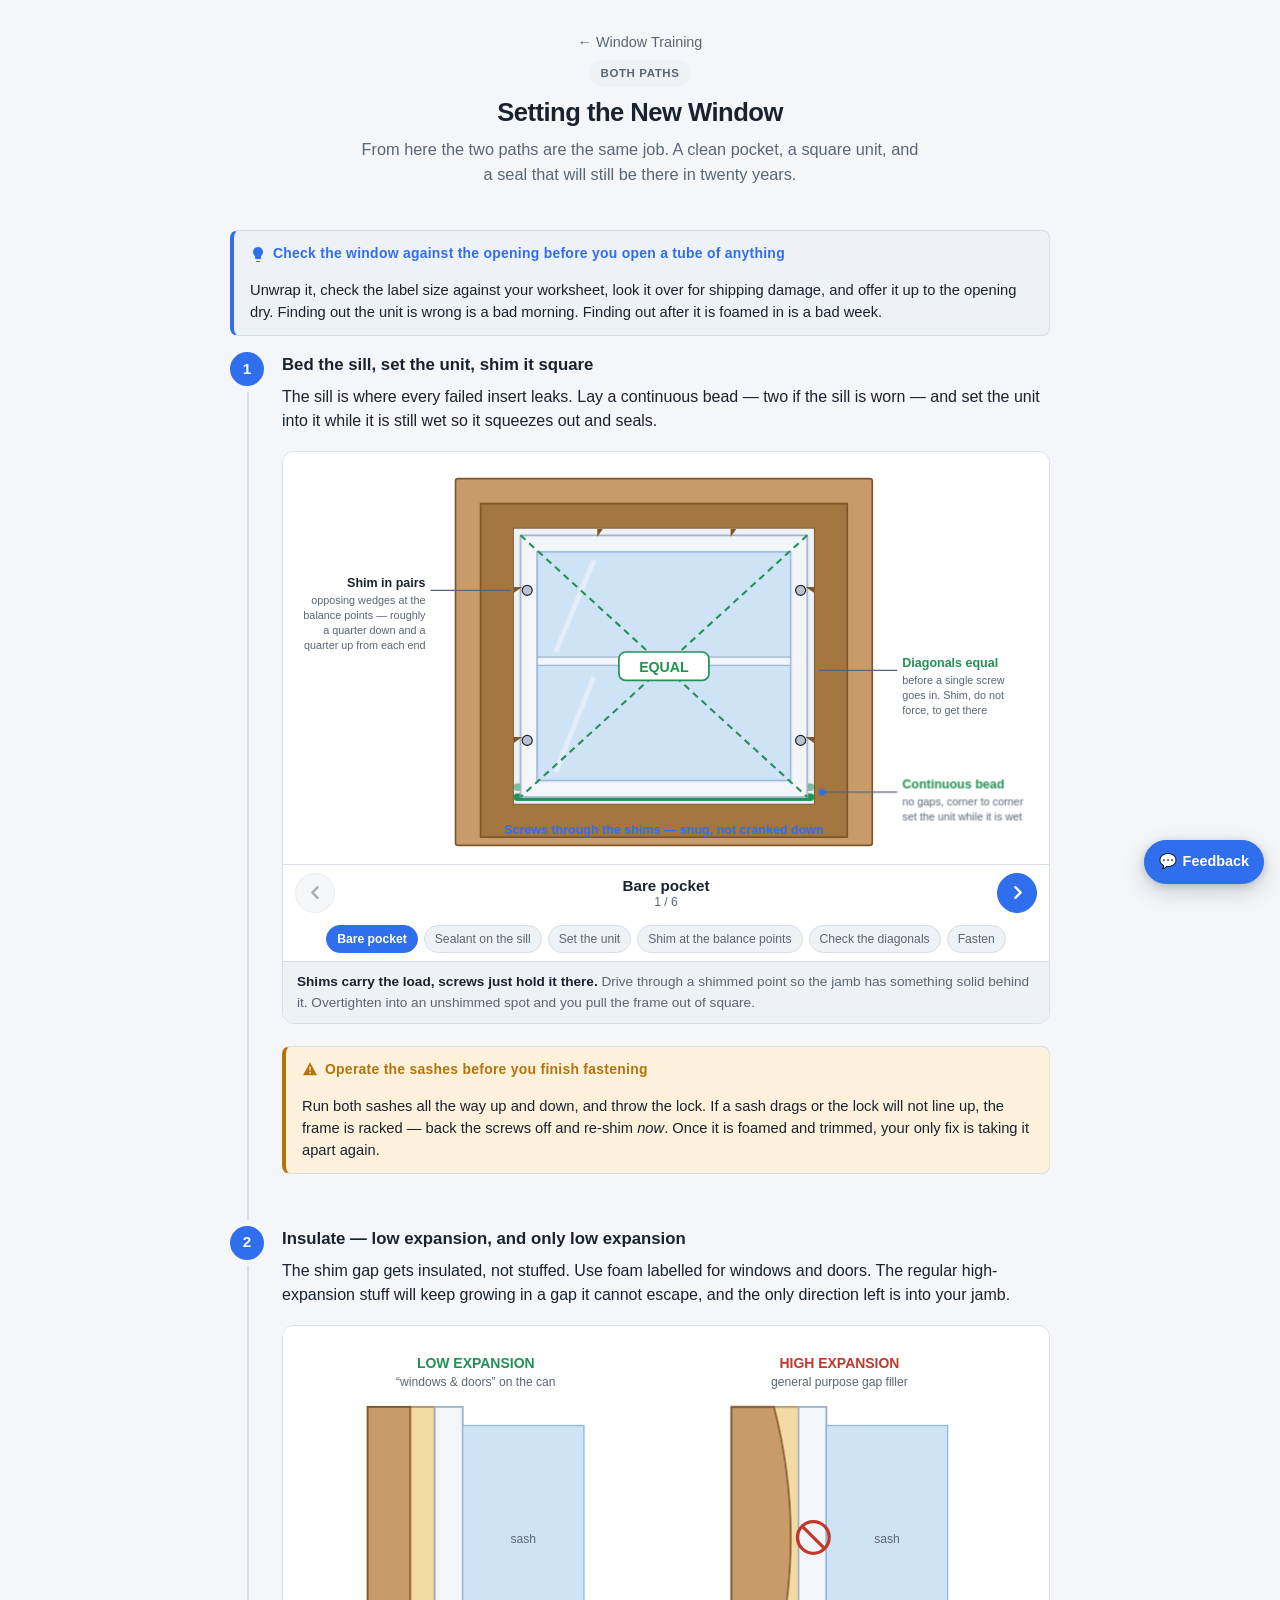
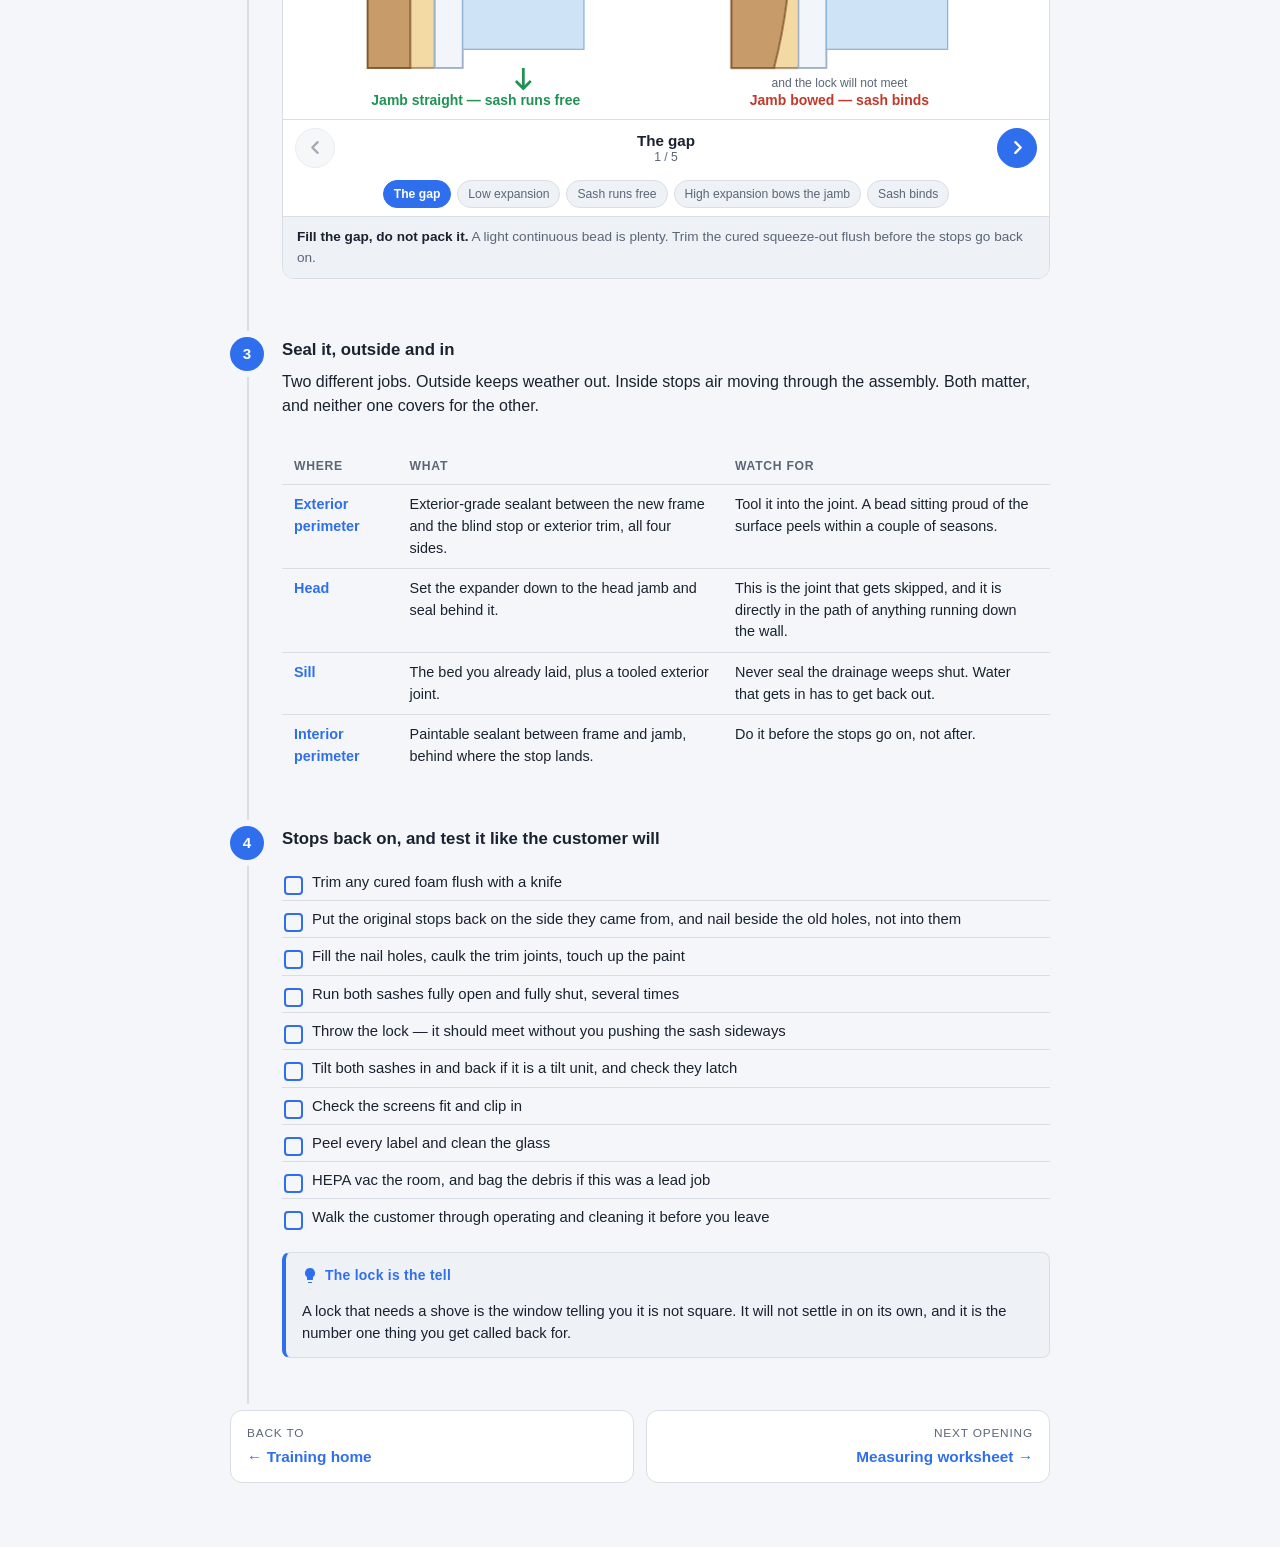
<file: tools/window-training/install.html>
<!DOCTYPE html>
<html lang="en">
<head>
  <meta charset="UTF-8">
  <meta name="viewport" content="width=device-width, initial-scale=1.0">
  <title>Setting the New Window — Window Training — WorkTools</title>
  <meta name="description" content="Dry fit, sealant bed, shim square, fasten, insulate, seal and trim a vinyl insert window.">
  <link rel="stylesheet" href="../../assets/style.css">
  <link rel="stylesheet" href="training.css">
  <link rel="icon" href="data:image/svg+xml,<svg xmlns='http://www.w3.org/2000/svg' viewBox='0 0 24 24' fill='none' stroke='%232f6fed' stroke-width='2'><rect x='3' y='3' width='18' height='18' rx='1.5'/><path d='M12 3v18M3 12h18'/></svg>">
  <style>
    /* Fig 1 — sealant bed and setting the unit */
    @keyframes beadOn { 0% { opacity: 0; } 20%, 100% { opacity: 1; } }
    @keyframes unitIn { 0%, 20% { opacity: 0; transform: translateY(-14px) scale(1.05); } 40%, 100% { opacity: 1; transform: translateY(0) scale(1); } }
    @keyframes shimsOn { 0%, 40% { opacity: 0; } 60%, 100% { opacity: 1; } }
    @keyframes diagOn { 0%, 60% { opacity: 0; } 80%, 100% { opacity: 1; } }
    @keyframes screwOn { 0%, 80% { opacity: 0; } 100% { opacity: 1; } }

    /* Fig 2 — foam: low expansion vs high expansion */
    @keyframes lowFoam { 0% { opacity: 0; } 25%, 100% { opacity: 1; } }
    @keyframes lowOK { 0%, 25% { opacity: 0; } 50%, 100% { opacity: 1; } }
    @keyframes hiStraight { 0%, 50% { opacity: 1; } 75%, 100% { opacity: 0; } }
    @keyframes hiBowed { 0%, 50% { opacity: 0; } 75%, 100% { opacity: 1; } }
    @keyframes hiBad { 0%, 75% { opacity: 0; } 100% { opacity: 1; } }

    .lbl   { font-size: 15px; fill: var(--text); font-weight: 600; }
    .lbl-s { font-size: 13px; fill: var(--text-muted); }
    .lead  { stroke: var(--text-muted); stroke-width: 1.4; fill: none; }
    .dot   { fill: var(--accent); }
    .unit-grp { transform-box: fill-box; transform-origin: center; }
  </style>
</head>
<body>
  <div class="wrap lesson">
    <header class="site-header">
      <a class="back-link" href="./">&larr; Window Training</a>
      <p class="eyebrow"><span class="badge shared">Both paths</span></p>
      <h1 class="site-title">Setting the New Window</h1>
      <p class="lede">From here the two paths are the same job. A clean pocket, a square unit, and
        a seal that will still be there in twenty years.</p>
    </header>

    <main>
      <div class="callout tip">
        <div class="callout-title">
          <svg width="16" height="16" viewBox="0 0 16 16" fill="currentColor" aria-hidden="true"><path d="M8 1a5 5 0 0 0-3 9v2.2c0 .4.3.8.8.8h4.4c.5 0 .8-.4.8-.8V10A5 5 0 0 0 8 1m-2 14h4v.4c0 .3-.3.6-.6.6H6.6a.6.6 0 0 1-.6-.6z"/></svg>
          Check the window against the opening before you open a tube of anything
        </div>
        <p>Unwrap it, check the label size against your worksheet, look it over for shipping
          damage, and offer it up to the opening dry. Finding out the unit is wrong is a bad
          morning. Finding out after it is foamed in is a bad week.</p>
      </div>

      <div class="step" data-step="1">
        <h3>Bed the sill, set the unit, shim it square</h3>
        <p>The sill is where every failed insert leaks. Lay a continuous bead &#8212; two if the
          sill is worn &#8212; and set the unit into it while it is still wet so it squeezes out
          and seals.</p>

        <figure class="figure" data-dur="12s"
                data-steps="0:Bare pocket|0.2:Sealant on the sill|0.4:Set the unit|0.6:Shim at the balance points|0.8:Check the diagonals|1:Fasten">
          <div class="stage">
            <svg viewBox="-65 0 895 470" role="img" aria-labelledby="i1T i1D">
              <title id="i1T">Setting and shimming an insert window</title>
              <desc id="i1D">A continuous bead of sealant is laid on the sill, the unit is set into
                it, shims are placed at the balance points on both jambs, the diagonals are checked
                equal, and screws are driven through the jambs.</desc>

              <rect x="130" y="20" width="500" height="440" rx="3"
                    fill="var(--dg-wood)" stroke="var(--dg-wood-edge)" stroke-width="2"/>
              <path d="M160 50 H600 V450 H160 Z M200 80 H560 V410 H200 Z"
                    fill="var(--dg-wood-dark)" fill-rule="evenodd"
                    stroke="var(--dg-wood-edge)" stroke-width="2"/>
              <rect x="200" y="80" width="360" height="330" fill="var(--surface-2)"/>

              <!-- sealant bead on the sill -->
              <g data-anim="" style="animation-name: beadOn">
                <path d="M204 402 H556" stroke="var(--wt-good)" stroke-width="9" stroke-linecap="round"/>
                <path d="M204 390 H556" stroke="var(--wt-good)" stroke-width="9" stroke-linecap="round" opacity="0.55"/>
                <path class="lead" d="M660 396 H570"/><circle class="dot" cx="570" cy="396" r="4"/>
                <text class="lbl c-good" x="666" y="392">Continuous bead</text>
                <text class="lbl-s" x="666" y="412">no gaps, corner to corner</text>
                <text class="lbl-s" x="666" y="430">set the unit while it is wet</text>
              </g>

              <!-- the new unit -->
              <g class="unit-grp" data-anim="" style="animation-name: unitIn">
                <path d="M208 88 H552 V402 H208 Z M228 108 H532 V382 H228 Z"
                      fill="var(--dg-vinyl)" fill-rule="evenodd"
                      stroke="var(--dg-vinyl-edge)" stroke-width="2"/>
                <rect x="228" y="108" width="304" height="130"
                      fill="var(--dg-glass)" stroke="var(--dg-glass-edge)" stroke-width="1.4"/>
                <rect x="228" y="234" width="304" height="14"
                      fill="var(--dg-vinyl)" stroke="var(--dg-vinyl-edge)" stroke-width="1.4"/>
                <rect x="228" y="244" width="304" height="138"
                      fill="var(--dg-glass)" stroke="var(--dg-glass-edge)" stroke-width="1.4"/>
                <rect x="360" y="236" width="30" height="10" rx="2" fill="var(--dg-metal)"/>
                <path d="M250 228 L296 118 M250 372 L296 258" stroke="#fff" stroke-width="6" opacity="0.42"/>
              </g>

              <!-- shims at the balance points -->
              <g data-anim="" style="animation-name: shimsOn">
                <path d="M200 150 h10 l-10 7 z M200 330 h10 l-10 7 z" fill="var(--dg-wood-edge)"/>
                <path d="M560 150 h-10 l10 7 z M560 330 h-10 l10 7 z" fill="var(--dg-wood-edge)"/>
                <path d="M300 80 v10 l7 -10 z M460 80 v10 l7 -10 z" fill="var(--dg-wood-edge)"/>
                <path class="lead" d="M100 154 H196"/>
                <text class="lbl" x="94" y="150" text-anchor="end">Shim in pairs</text>
                <text class="lbl-s" x="94" y="170" text-anchor="end">opposing wedges at the</text>
                <text class="lbl-s" x="94" y="188" text-anchor="end">balance points &#8212; roughly</text>
                <text class="lbl-s" x="94" y="206" text-anchor="end">a quarter down and a</text>
                <text class="lbl-s" x="94" y="224" text-anchor="end">quarter up from each end</text>
              </g>

              <!-- diagonal check -->
              <g data-anim="" style="animation-name: diagOn">
                <path d="M208 88 L552 402 M552 88 L208 402" stroke="var(--wt-good)"
                      stroke-width="2.5" stroke-dasharray="8 6"/>
                <rect x="326" y="228" width="108" height="34" rx="8"
                      fill="var(--surface)" stroke="var(--wt-good)" stroke-width="2"/>
                <text x="380" y="252" text-anchor="middle" font-size="17" font-weight="700"
                      fill="var(--wt-good)">EQUAL</text>
                <path class="lead" d="M660 250 H566"/>
                <text class="lbl c-good" x="666" y="246">Diagonals equal</text>
                <text class="lbl-s" x="666" y="266">before a single screw</text>
                <text class="lbl-s" x="666" y="284">goes in. Shim, do not</text>
                <text class="lbl-s" x="666" y="302">force, to get there</text>
              </g>

              <!-- screws -->
              <g data-anim="" style="animation-name: screwOn">
                <circle cx="216" cy="154" r="6" fill="var(--dg-metal)" stroke="var(--dg-line)" stroke-width="1.4"/>
                <circle cx="216" cy="334" r="6" fill="var(--dg-metal)" stroke="var(--dg-line)" stroke-width="1.4"/>
                <circle cx="544" cy="154" r="6" fill="var(--dg-metal)" stroke="var(--dg-line)" stroke-width="1.4"/>
                <circle cx="544" cy="334" r="6" fill="var(--dg-metal)" stroke="var(--dg-line)" stroke-width="1.4"/>
                <text class="lbl c-accent" x="380" y="446" text-anchor="middle">
                  Screws through the shims &#8212; snug, not cranked down</text>
              </g>
            </svg>
          </div>
          <figcaption><b>Shims carry the load, screws just hold it there.</b> Drive through a
            shimmed point so the jamb has something solid behind it. Overtighten into an unshimmed
            spot and you pull the frame out of square.</figcaption>
        </figure>

        <div class="callout warn">
          <div class="callout-title">
            <svg width="16" height="16" viewBox="0 0 16 16" fill="currentColor" aria-hidden="true"><path d="M8 1.2 1 14.3h14zM8 5.6c.5 0 .8.4.75.9l-.3 3.2a.45.45 0 0 1-.9 0l-.3-3.2A.76.76 0 0 1 8 5.6m0 5.3a.85.85 0 1 1 0 1.7.85.85 0 0 1 0-1.7"/></svg>
            Operate the sashes before you finish fastening
          </div>
          <p>Run both sashes all the way up and down, and throw the lock. If a sash drags or the
            lock will not line up, the frame is racked &#8212; back the screws off and re-shim
            <em>now</em>. Once it is foamed and trimmed, your only fix is taking it apart again.</p>
        </div>
      </div>

      <div class="step" data-step="2">
        <h3>Insulate — low expansion, and only low expansion</h3>
        <p>The shim gap gets insulated, not stuffed. Use foam labelled for windows and doors. The
          regular high-expansion stuff will keep growing in a gap it cannot escape, and the only
          direction left is into your jamb.</p>

        <figure class="figure" data-dur="11s"
                data-steps="0:The gap|0.25:Low expansion|0.5:Sash runs free|0.75:High expansion bows the jamb|1:Sash binds">
          <div class="stage">
            <svg viewBox="-20 0 800 400" role="img" aria-labelledby="i2T i2D">
              <title id="i2T">Low expansion foam versus high expansion foam in a shim gap</title>
              <desc id="i2D">Low expansion foam fills the gap and the jamb stays straight, so the
                sash runs freely. High expansion foam has nowhere to go, bows the jamb inward and
                binds the sash.</desc>

              <text class="lbl c-good" x="176" y="34" text-anchor="middle">LOW EXPANSION</text>
              <text class="lbl-s" x="176" y="54" text-anchor="middle">&#8220;windows &amp; doors&#8221; on the can</text>
              <text class="lbl c-stop" x="566" y="34" text-anchor="middle">HIGH EXPANSION</text>
              <text class="lbl-s" x="566" y="54" text-anchor="middle">general purpose gap filler</text>

              <!-- LEFT: correct -->
              <rect x="60" y="76" width="46" height="280"
                    fill="var(--dg-wood)" stroke="var(--dg-wood-edge)" stroke-width="2"/>
              <g data-anim="" style="animation-name: lowFoam">
                <rect x="106" y="76" width="26" height="280" fill="var(--dg-foam)"
                      stroke="var(--dg-wood-edge)" stroke-width="1.2"/>
              </g>
              <rect x="132" y="76" width="30" height="280"
                    fill="var(--dg-vinyl)" stroke="var(--dg-vinyl-edge)" stroke-width="2"/>
              <rect x="162" y="96" width="130" height="240"
                    fill="var(--dg-glass)" stroke="var(--dg-glass-edge)" stroke-width="1.4"/>
              <text class="lbl-s" x="227" y="222" text-anchor="middle">sash</text>

              <g data-anim="" style="animation-name: lowOK">
                <path d="M227 356 V378" stroke="var(--wt-good)" stroke-width="3"/>
                <path d="M219 370 L227 378 L235 370" stroke="var(--wt-good)" stroke-width="3" fill="none"/>
                <text class="lbl c-good" x="176" y="396" text-anchor="middle">Jamb straight &#8212; sash runs free</text>
              </g>

              <!-- RIGHT: wrong -->
              <g data-anim="" style="animation-name: hiStraight">
                <rect x="450" y="76" width="46" height="280"
                      fill="var(--dg-wood)" stroke="var(--dg-wood-edge)" stroke-width="2"/>
                <rect x="496" y="76" width="26" height="280" fill="var(--surface-2)"
                      stroke="var(--dg-wood-edge)" stroke-width="1.2"/>
              </g>
              <g data-anim="" style="animation-name: hiBowed">
                <!-- jamb pushed inward at mid height -->
                <path d="M450 76 H496 Q532 216 496 356 H450 Z"
                      fill="var(--dg-wood)" stroke="var(--dg-wood-edge)" stroke-width="2"/>
                <path d="M496 76 Q532 216 496 356 L522 356 Q558 216 522 76 Z"
                      fill="var(--dg-foam)" stroke="var(--dg-wood-edge)" stroke-width="1.2"/>
              </g>
              <rect x="522" y="76" width="30" height="280"
                    fill="var(--dg-vinyl)" stroke="var(--dg-vinyl-edge)" stroke-width="2"/>
              <rect x="552" y="96" width="130" height="240"
                    fill="var(--dg-glass)" stroke="var(--dg-glass-edge)" stroke-width="1.4"/>
              <text class="lbl-s" x="617" y="222" text-anchor="middle">sash</text>

              <g data-anim="" style="animation-name: hiBad">
                <circle cx="538" cy="216" r="17" fill="none" stroke="var(--wt-stop)" stroke-width="3.5"/>
                <path d="M527 205 L549 227" stroke="var(--wt-stop)" stroke-width="3.5"/>
                <text class="lbl c-stop" x="566" y="396" text-anchor="middle">Jamb bowed &#8212; sash binds</text>
                <text class="lbl-s" x="566" y="376" text-anchor="middle">and the lock will not meet</text>
              </g>
            </svg>
          </div>
          <figcaption><b>Fill the gap, do not pack it.</b> A light continuous bead is plenty.
            Trim the cured squeeze-out flush before the stops go back on.</figcaption>
        </figure>
      </div>

      <div class="step" data-step="3">
        <h3>Seal it, outside and in</h3>
        <p>Two different jobs. Outside keeps weather out. Inside stops air moving through the
          assembly. Both matter, and neither one covers for the other.</p>
        <div class="table-scroll">
          <table class="spec-table">
            <thead><tr><th>Where</th><th>What</th><th>Watch for</th></tr></thead>
            <tbody>
              <tr><td><b>Exterior perimeter</b></td><td>Exterior-grade sealant between the new frame and the blind stop or exterior trim, all four sides.</td><td>Tool it into the joint. A bead sitting proud of the surface peels within a couple of seasons.</td></tr>
              <tr><td><b>Head</b></td><td>Set the expander down to the head jamb and seal behind it.</td><td>This is the joint that gets skipped, and it is directly in the path of anything running down the wall.</td></tr>
              <tr><td><b>Sill</b></td><td>The bed you already laid, plus a tooled exterior joint.</td><td>Never seal the drainage weeps shut. Water that gets in has to get back out.</td></tr>
              <tr><td><b>Interior perimeter</b></td><td>Paintable sealant between frame and jamb, behind where the stop lands.</td><td>Do it before the stops go on, not after.</td></tr>
            </tbody>
          </table>
        </div>
      </div>

      <div class="step" data-step="4">
        <h3>Stops back on, and test it like the customer will</h3>
        <ul class="checklist">
          <li>Trim any cured foam flush with a knife</li>
          <li>Put the original stops back on the side they came from, and nail beside the old holes, not into them</li>
          <li>Fill the nail holes, caulk the trim joints, touch up the paint</li>
          <li>Run both sashes fully open and fully shut, several times</li>
          <li>Throw the lock &#8212; it should meet without you pushing the sash sideways</li>
          <li>Tilt both sashes in and back if it is a tilt unit, and check they latch</li>
          <li>Check the screens fit and clip in</li>
          <li>Peel every label and clean the glass</li>
          <li>HEPA vac the room, and bag the debris if this was a lead job</li>
          <li>Walk the customer through operating and cleaning it before you leave</li>
        </ul>

        <div class="callout tip">
          <div class="callout-title">
            <svg width="16" height="16" viewBox="0 0 16 16" fill="currentColor" aria-hidden="true"><path d="M8 1a5 5 0 0 0-3 9v2.2c0 .4.3.8.8.8h4.4c.5 0 .8-.4.8-.8V10A5 5 0 0 0 8 1m-2 14h4v.4c0 .3-.3.6-.6.6H6.6a.6.6 0 0 1-.6-.6z"/></svg>
            The lock is the tell
          </div>
          <p>A lock that needs a shove is the window telling you it is not square. It will not
            settle in on its own, and it is the number one thing you get called back for.</p>
        </div>
      </div>

      <nav class="pager">
        <a class="prev" href="./"><span class="dir">Back to</span><span class="name">&larr; Training home</span></a>
        <a class="next" href="worksheet.html"><span class="dir">Next opening</span><span class="name">Measuring worksheet &rarr;</span></a>
      </nav>
    </main>
  </div>

  <script src="../../assets/feedback-config.js"></script>
  <script src="../../assets/feedback.js" defer></script>
  <script src="../../assets/analytics.js" defer></script>
  <script src="diagrams.js" defer></script>
</body>
</html>
</file>
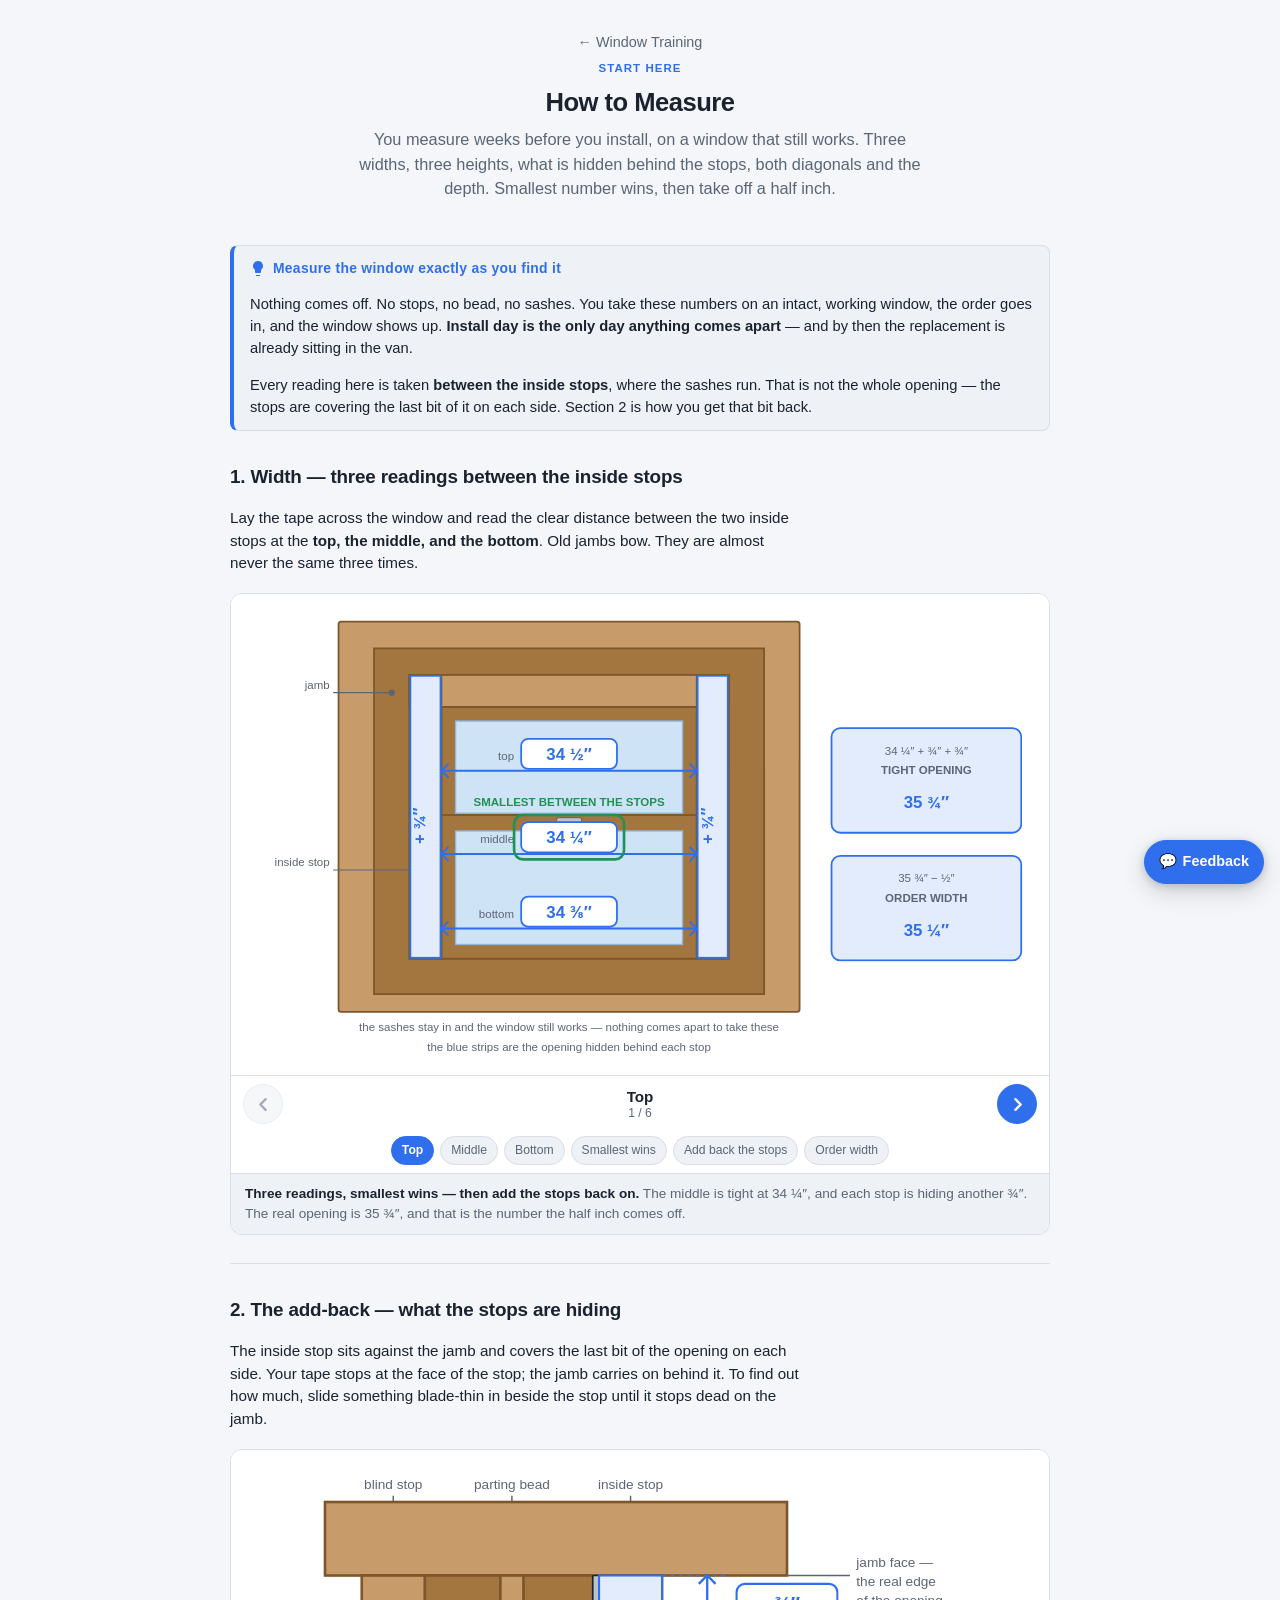
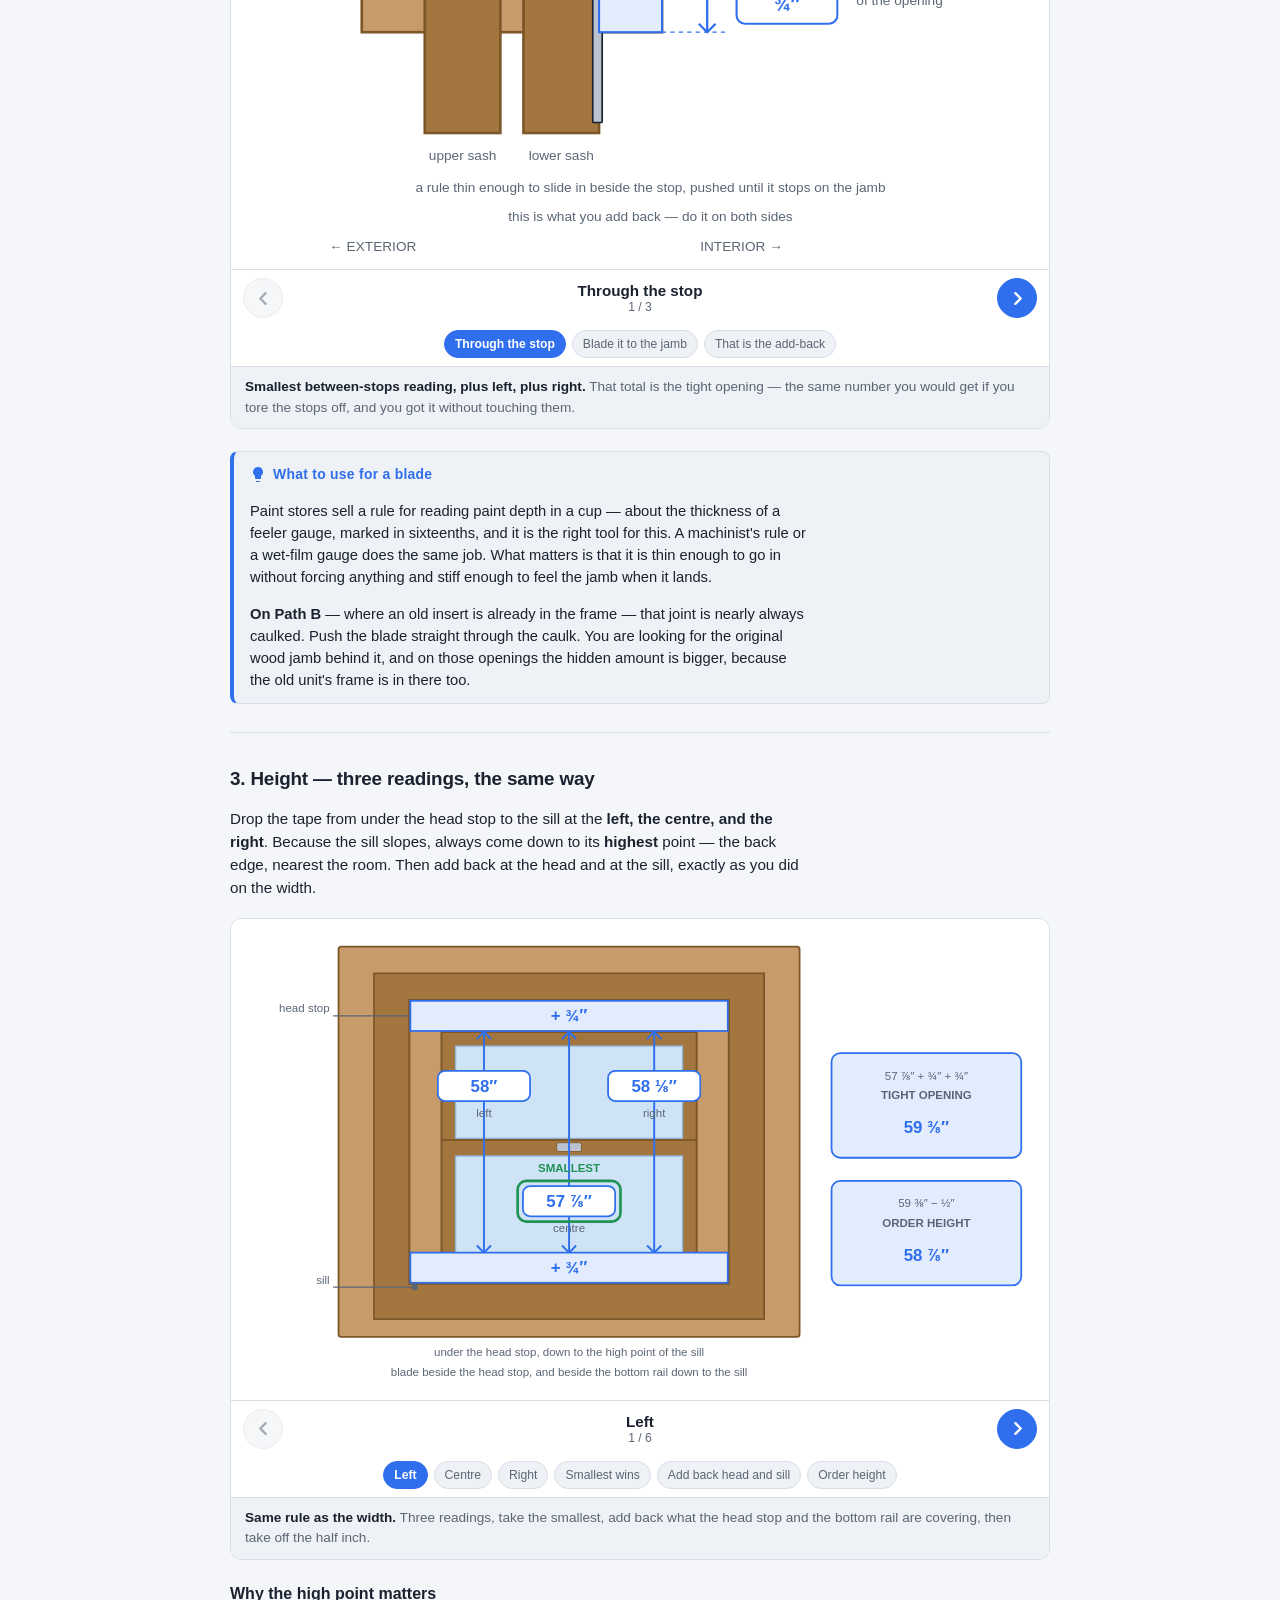
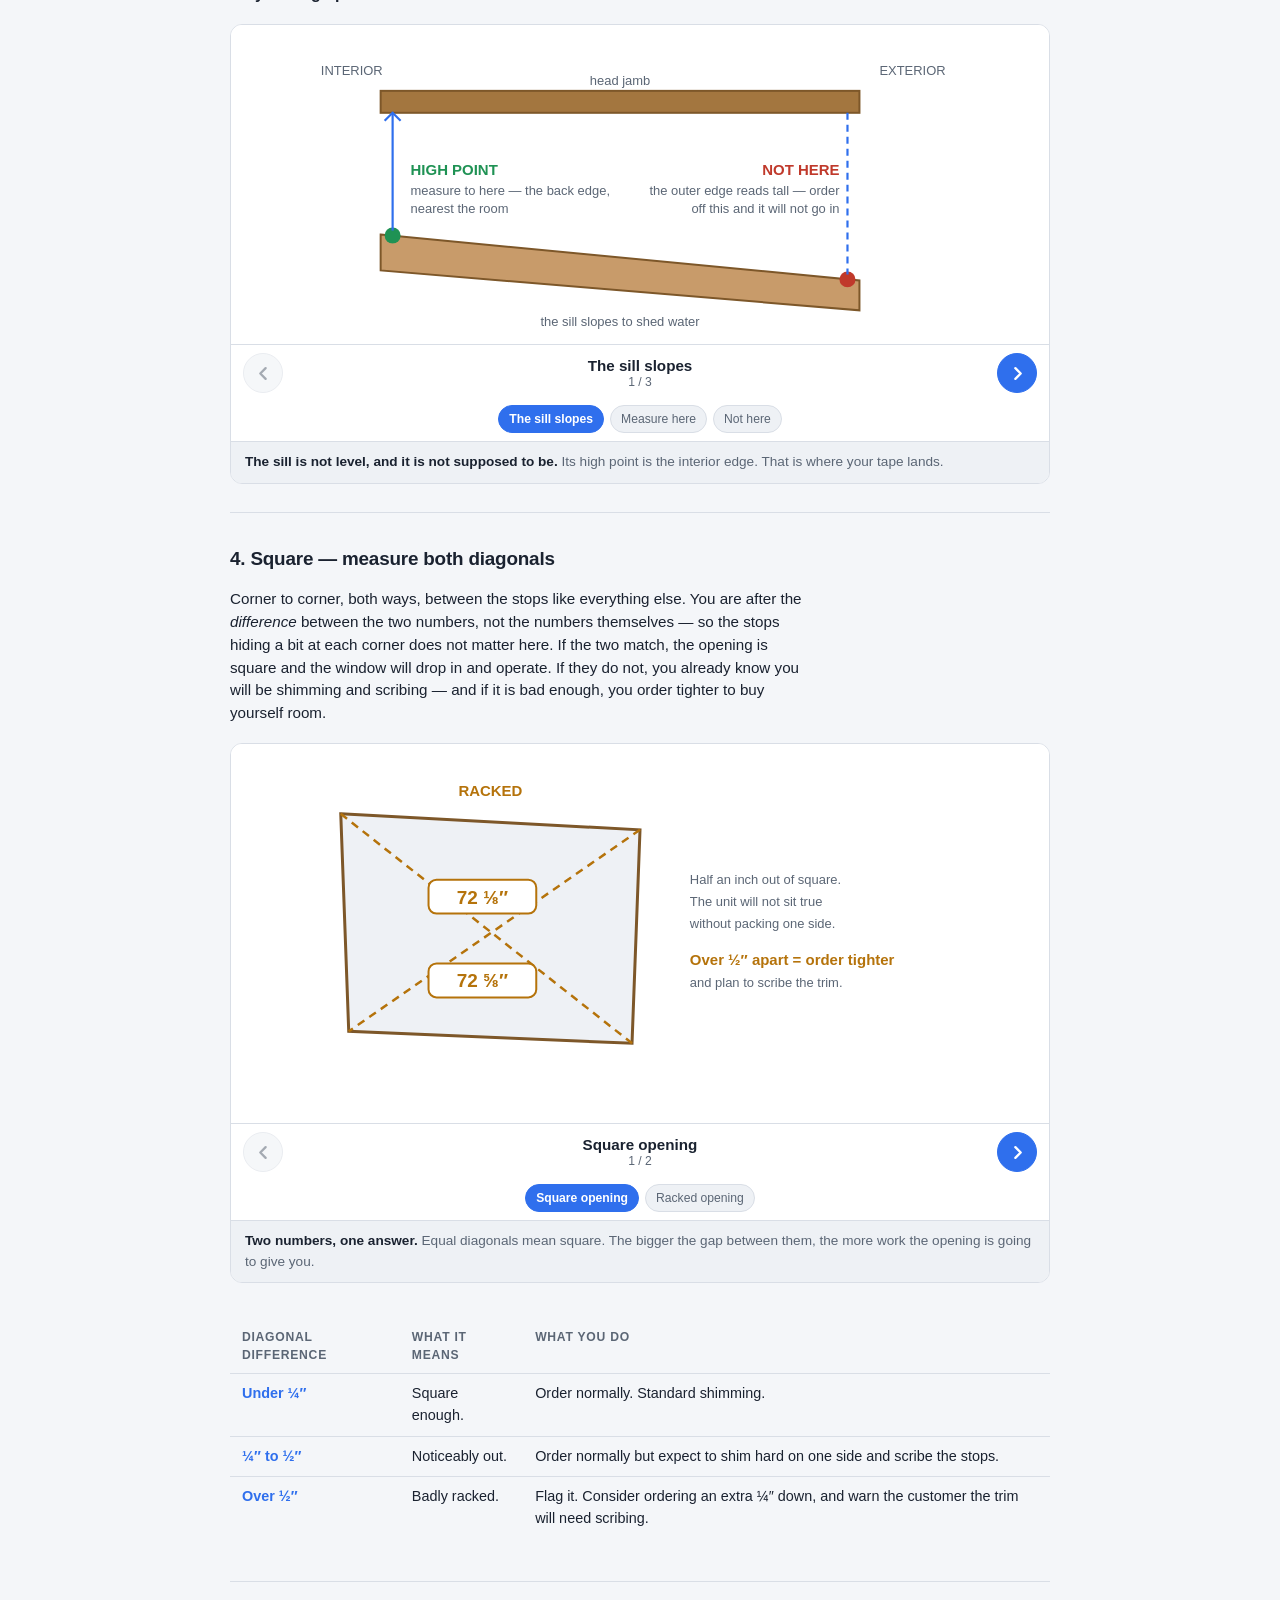
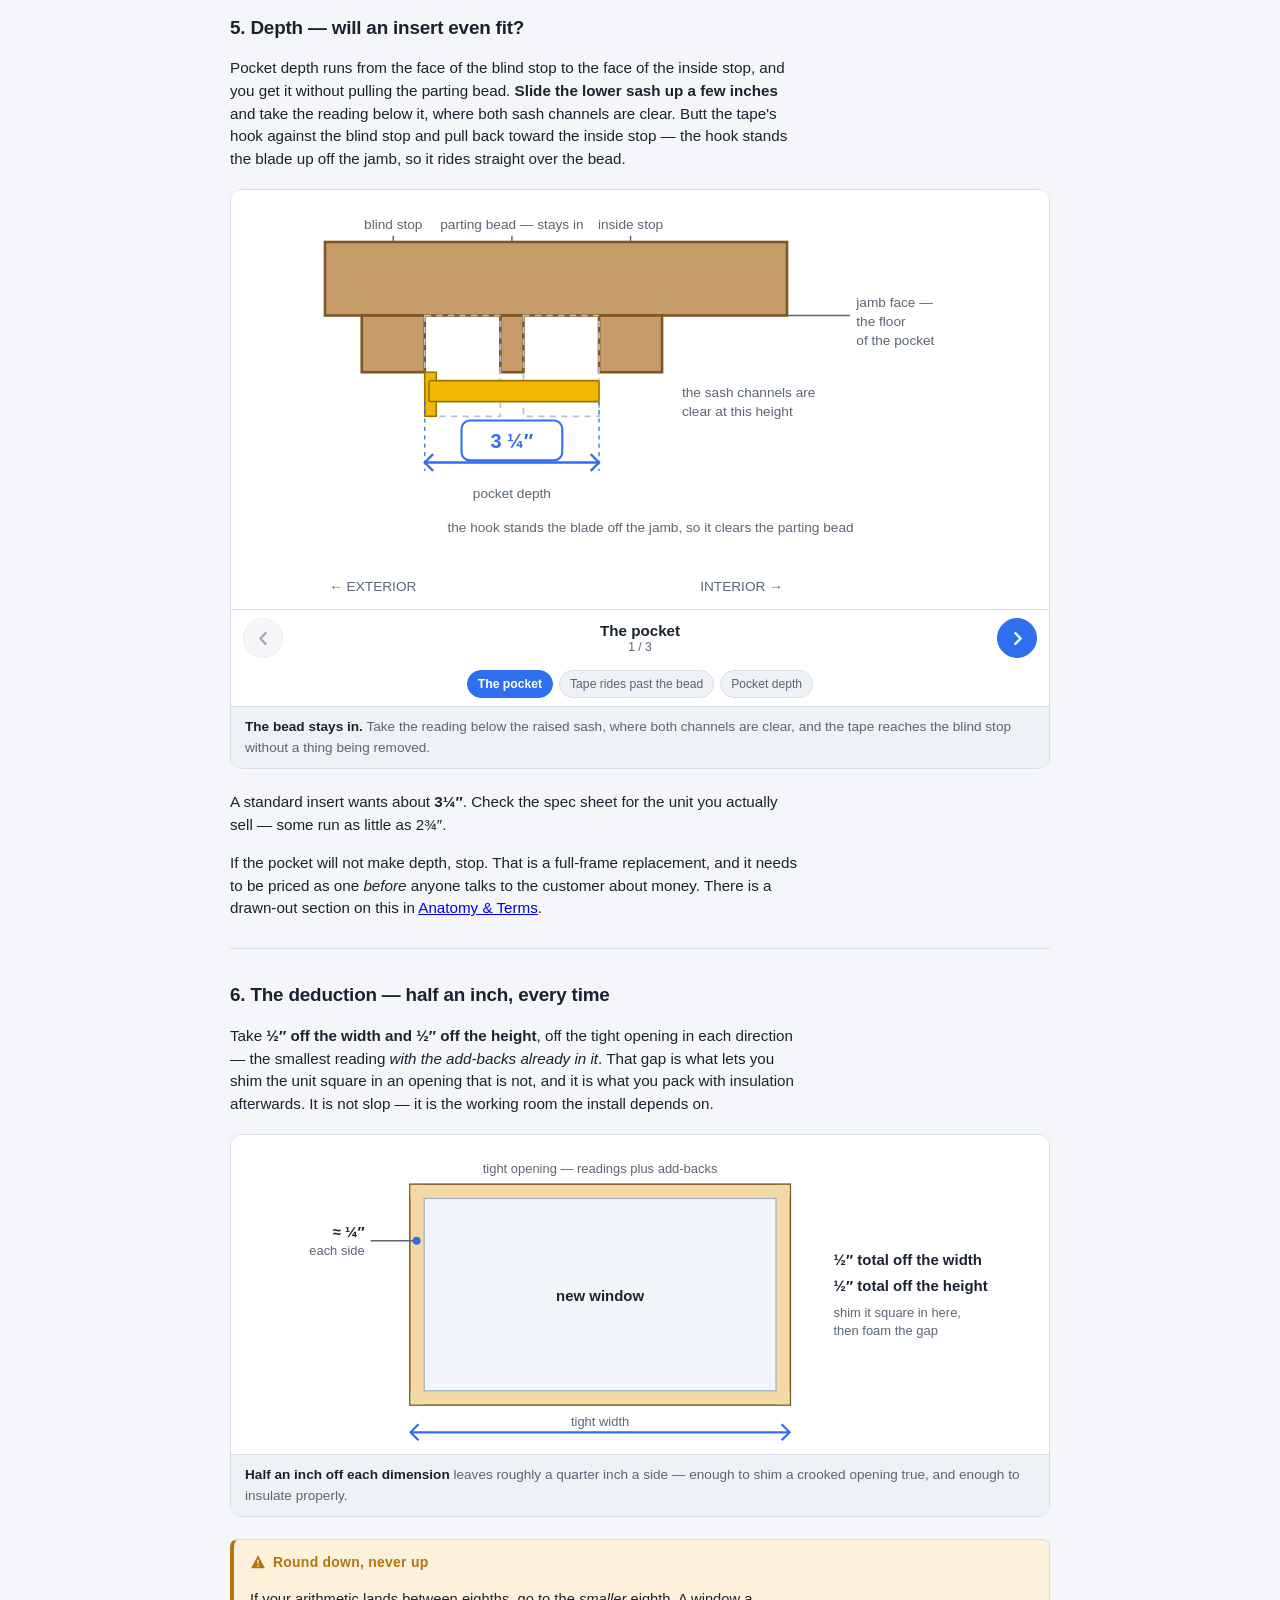
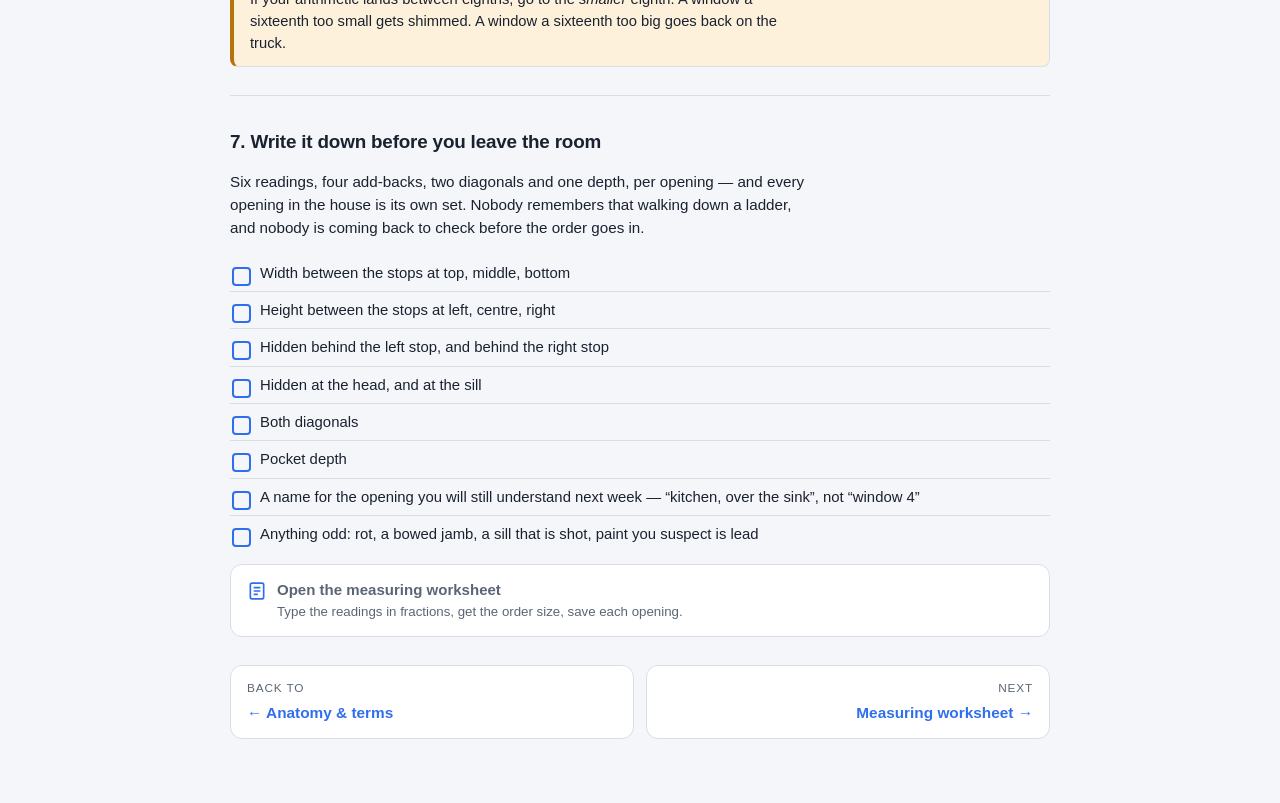
<file: tools/window-training/measure.html>
<!DOCTYPE html>
<html lang="en">
<head>
  <meta charset="UTF-8">
  <meta name="viewport" content="width=device-width, initial-scale=1.0">
  <title>How to Measure — Window Training — WorkTools</title>
  <meta name="description" content="Three widths, three heights, the add-back behind the stops, both diagonals and the pocket depth — measured on an undisturbed window, weeks before install day.">
  <link rel="stylesheet" href="../../assets/style.css">
  <link rel="stylesheet" href="training.css">
  <link rel="icon" href="data:image/svg+xml,<svg xmlns='http://www.w3.org/2000/svg' viewBox='0 0 24 24' fill='none' stroke='%232f6fed' stroke-width='2'><rect x='3' y='3' width='18' height='18' rx='1.5'/><path d='M12 3v18M3 12h18'/></svg>">
  <style>
    /* Six-stage grid: 0, .2, .4, .6, .8, 1 */
    @keyframes k6a { 0%, 100% { opacity: 1; } }
    @keyframes k6b { 0% { opacity: 0; } 20%, 100% { opacity: 1; } }
    @keyframes k6c { 0%, 20% { opacity: 0; } 40%, 100% { opacity: 1; } }
    @keyframes k6d { 0%, 40% { opacity: 0; } 60%, 100% { opacity: 1; } }
    @keyframes k6e { 0%, 60% { opacity: 0; } 80%, 100% { opacity: 1; } }
    @keyframes k6f { 0%, 80% { opacity: 0; } 100% { opacity: 1; } }

    /* Tape riding between the three reading positions, then clearing out */
    @keyframes tapeW { 0% { transform: translateY(0); opacity: 1; } 20% { transform: translateY(94px); opacity: 1; } 40% { transform: translateY(178px); opacity: 1; } 60%, 100% { transform: translateY(178px); opacity: 0; } }
    @keyframes tapeH { 0% { transform: translateX(0); opacity: 1; } 20% { transform: translateX(96px); opacity: 1; } 40% { transform: translateX(192px); opacity: 1; } 60%, 100% { transform: translateX(192px); opacity: 0; } }

    /* Three-stage grid: 0, .5, 1 */
    @keyframes bladeIn { 0% { transform: translateY(96px); opacity: 0; } 14% { opacity: 1; } 50%, 100% { transform: translateY(0); opacity: 1; } }
    @keyframes tapeIn  { 0% { transform: translateX(190px); opacity: 0; } 14% { opacity: 1; } 50%, 100% { transform: translateX(0); opacity: 1; } }
    @keyframes lateDim { 0%, 50% { opacity: 0; } 100% { opacity: 1; } }

    /* Squareness: a true opening, then a racked one */
    @keyframes sqGood { 0% { opacity: 1; } 100% { opacity: 0; } }
    @keyframes sqBad { 0% { opacity: 0; } 100% { opacity: 1; } }

    /* Sill slope reveal */
    @keyframes slopeHi { 0% { opacity: 0; } 50%, 100% { opacity: 1; } }
    @keyframes slopeBad { 0%, 50% { opacity: 0; } 100% { opacity: 1; } }

    .lbl   { font-size: 15px; fill: var(--text); font-weight: 600; }
    .lbl-s { font-size: 13px; fill: var(--text-muted); }
    .lead  { stroke: var(--text-muted); stroke-width: 1.4; fill: none; }
    .dot   { fill: var(--text-muted); }
    .dim   { stroke: var(--accent); stroke-width: 2.2; fill: none; }
    .ext   { stroke: var(--accent); stroke-width: 1.2; fill: none; stroke-dasharray: 4 4; }
    .read  { font-size: 19px; font-weight: 700; fill: var(--accent); }
    .chip-bg { fill: var(--surface); stroke: var(--accent); stroke-width: 2; }
    .chip-bg.good { stroke: var(--wt-good); }
    .chip-bg.warn { stroke: var(--wt-caution); }
    .win   { font-size: 13px; font-weight: 700; fill: var(--wt-good); }
    .tape  { fill: #f2b705; stroke: #9a7500; stroke-width: 1.5; }
    .tape-t{ font-size: 12px; font-weight: 700; fill: #3a2c00; }
    .blade { fill: var(--dg-metal); stroke: var(--dg-line); stroke-width: 1.6; }
    .ghost { fill: none; stroke: var(--dg-ghost); stroke-width: 1.6; stroke-dasharray: 6 5; }
    .hl-strip { fill: var(--accent-soft); stroke: var(--accent); stroke-width: 2; }
  </style>
</head>
<body>
  <div class="wrap lesson">
    <header class="site-header">
      <a class="back-link" href="./">&larr; Window Training</a>
      <p class="eyebrow">Start here</p>
      <h1 class="site-title">How to Measure</h1>
      <p class="lede">You measure weeks before you install, on a window that still works. Three
        widths, three heights, what is hidden behind the stops, both diagonals and the depth.
        Smallest number wins, then take off a half inch.</p>
    </header>

    <main>
      <div class="callout tip">
        <div class="callout-title">
          <svg width="16" height="16" viewBox="0 0 16 16" fill="currentColor" aria-hidden="true"><path d="M8 1a5 5 0 0 0-3 9v2.2c0 .4.3.8.8.8h4.4c.5 0 .8-.4.8-.8V10A5 5 0 0 0 8 1m-2 14h4v.4c0 .3-.3.6-.6.6H6.6a.6.6 0 0 1-.6-.6z"/></svg>
          Measure the window exactly as you find it
        </div>
        <p>Nothing comes off. No stops, no bead, no sashes. You take these numbers on an intact,
          working window, the order goes in, and the window shows up. <strong>Install day is the
          only day anything comes apart</strong> — and by then the replacement is already sitting
          in the van.</p>
        <p>Every reading here is taken <strong>between the inside stops</strong>, where the sashes
          run. That is not the whole opening — the stops are covering the last bit of it on each
          side. Section&nbsp;2 is how you get that bit back.</p>
      </div>

      <section class="section">
        <h2>1. Width — three readings between the inside stops</h2>
        <p>Lay the tape across the window and read the clear distance between the two inside stops
          at the <strong>top, the middle, and the bottom</strong>. Old jambs bow. They are almost
          never the same three times.</p>

        <figure class="figure" data-dur="13s"
                data-steps="0:Top|0.2:Middle|0.4:Bottom|0.6:Smallest wins|0.8:Add back the stops|1:Order width">
          <div class="stage">
            <svg viewBox="-20 0 900 520" role="img" aria-labelledby="wT wD">
              <title id="wT">Measuring the width of an intact window between the inside stops</title>
              <desc id="wD">The clear width between the two inside stops is measured at the top,
                middle and bottom of an undisturbed double-hung window. The readings are 34 and a
                half, 34 and a quarter, and 34 and three eighths inches. The smallest, 34 and a
                quarter, is taken, then three quarters of an inch is added back for each stop,
                giving a tight opening of 35 and three quarter inches. Half an inch is deducted
                for an order width of 35 and a quarter inches.</desc>

              <rect x="90" y="20" width="520" height="440" rx="3"
                    fill="var(--dg-wood)" stroke="var(--dg-wood-edge)" stroke-width="2"/>
              <path d="M130 50 H570 V440 H130 Z M170 80 H530 V400 H170 Z"
                    fill="var(--dg-wood-dark)" fill-rule="evenodd"
                    stroke="var(--dg-wood-edge)" stroke-width="2"/>
              <rect x="170" y="80" width="360" height="320" fill="var(--surface-2)"/>

              <rect x="206" y="116" width="288" height="136"
                    fill="var(--dg-wood-dark)" stroke="var(--dg-wood-edge)" stroke-width="2"/>
              <rect x="222" y="132" width="256" height="104"
                    fill="var(--dg-glass)" stroke="var(--dg-glass-edge)" stroke-width="1.5"/>
              <rect x="206" y="238" width="288" height="162"
                    fill="var(--dg-wood-dark)" stroke="var(--dg-wood-edge)" stroke-width="2"/>
              <rect x="222" y="256" width="256" height="128"
                    fill="var(--dg-glass)" stroke="var(--dg-glass-edge)" stroke-width="1.5"/>
              <rect x="336" y="241" width="28" height="10" rx="2"
                    fill="var(--dg-metal)" stroke="var(--dg-wood-edge)" stroke-width="1"/>

              <rect x="170" y="80" width="360" height="36"
                    fill="var(--dg-wood)" stroke="var(--dg-wood-edge)" stroke-width="2"/>
              <rect x="170" y="80" width="36" height="320"
                    fill="var(--dg-wood)" stroke="var(--dg-wood-edge)" stroke-width="2"/>
              <rect x="494" y="80" width="36" height="320"
                    fill="var(--dg-wood)" stroke="var(--dg-wood-edge)" stroke-width="2"/>

              <path class="lead" d="M84 300 H188"/><circle class="dot" cx="188" cy="300" r="3.5"/>
              <text class="lbl-s" x="80" y="296" text-anchor="end">inside stop</text>
              <path class="lead" d="M84 100 H150"/><circle class="dot" cx="150" cy="100" r="3.5"/>
              <text class="lbl-s" x="80" y="96" text-anchor="end">jamb</text>
              <text class="lbl-s" x="350" y="482" text-anchor="middle">the sashes stay in and the window still works &#8212; nothing comes apart to take these</text>

              <g data-anim="" style="animation-name: tapeW">
                <rect class="tape" x="202" y="146" width="296" height="16" rx="3"/>
                <path class="tape" d="M202 140 h8 v28 h-8 z"/>
                <text class="tape-t" x="350" y="158" text-anchor="middle">0      6      12      18      24      30      34</text>
              </g>

              <g data-anim="" style="animation-name: k6a">
                <path class="dim" d="M206 188 H494"/>
                <path class="dim" d="M214 180 L206 188 L214 196 M486 180 L494 188 L486 196"/>
                <rect class="chip-bg" x="296" y="152" width="108" height="34" rx="8"/>
                <text class="read" x="350" y="176" text-anchor="middle">34 &#189;&#8243;</text>
                <text class="lbl-s" x="288" y="176" text-anchor="end">top</text>
              </g>

              <g data-anim="" style="animation-name: k6b">
                <path class="dim" d="M206 282 H494"/>
                <path class="dim" d="M214 274 L206 282 L214 290 M486 274 L494 282 L486 290"/>
                <rect class="chip-bg" x="296" y="246" width="108" height="34" rx="8"/>
                <text class="read" x="350" y="270" text-anchor="middle">34 &#188;&#8243;</text>
                <text class="lbl-s" x="288" y="270" text-anchor="end">middle</text>
              </g>

              <g data-anim="" style="animation-name: k6c">
                <path class="dim" d="M206 366 H494"/>
                <path class="dim" d="M214 358 L206 366 L214 374 M486 358 L494 366 L486 374"/>
                <rect class="chip-bg" x="296" y="330" width="108" height="34" rx="8"/>
                <text class="read" x="350" y="354" text-anchor="middle">34 &#8540;&#8243;</text>
                <text class="lbl-s" x="288" y="354" text-anchor="end">bottom</text>
              </g>

              <g data-anim="" style="animation-name: k6d">
                <rect x="288" y="238" width="124" height="50" rx="10"
                      fill="none" stroke="var(--wt-good)" stroke-width="3"/>
                <text class="win" x="350" y="228" text-anchor="middle">SMALLEST BETWEEN THE STOPS</text>
              </g>

              <g data-anim="" style="animation-name: k6e">
                <rect class="hl-strip" x="171" y="81" width="34" height="318"/>
                <rect class="hl-strip" x="495" y="81" width="34" height="318"/>
                <text class="read" font-size="17" x="188" y="250" text-anchor="middle"
                      transform="rotate(-90 188 250)">+ &#190;&#8243;</text>
                <text class="read" font-size="17" x="512" y="250" text-anchor="middle"
                      transform="rotate(-90 512 250)">+ &#190;&#8243;</text>
                <text class="lbl-s" x="350" y="504" text-anchor="middle">the blue strips are the opening hidden behind each stop</text>
                <rect x="646" y="140" width="214" height="118" rx="10"
                      fill="var(--accent-soft)" stroke="var(--accent)" stroke-width="2"/>
                <text class="lbl-s" x="753" y="170" text-anchor="middle">34 &#188;&#8243; + &#190;&#8243; + &#190;&#8243;</text>
                <text class="lbl-s" x="753" y="192" text-anchor="middle" font-weight="700">TIGHT OPENING</text>
                <text class="read" x="753" y="230" text-anchor="middle" font-size="26">35 &#190;&#8243;</text>
              </g>

              <g data-anim="" style="animation-name: k6f">
                <rect x="646" y="284" width="214" height="118" rx="10"
                      fill="var(--accent-soft)" stroke="var(--accent)" stroke-width="2"/>
                <text class="lbl-s" x="753" y="314" text-anchor="middle">35 &#190;&#8243; &#8722; &#189;&#8243;</text>
                <text class="lbl-s" x="753" y="336" text-anchor="middle" font-weight="700">ORDER WIDTH</text>
                <text class="read" x="753" y="374" text-anchor="middle" font-size="26">35 &#188;&#8243;</text>
              </g>
            </svg>
          </div>
          <figcaption><b>Three readings, smallest wins &#8212; then add the stops back on.</b> The
            middle is tight at 34&#160;&#188;&#8243;, and each stop is hiding another
            &#190;&#8243;. The real opening is 35&#160;&#190;&#8243;, and that is the number the
            half inch comes off.</figcaption>
        </figure>
      </section>

      <hr class="rule">

      <section class="section">
        <h2>2. The add-back — what the stops are hiding</h2>
        <p>The inside stop sits against the jamb and covers the last bit of the opening on each
          side. Your tape stops at the face of the stop; the jamb carries on behind it. To find
          out how much, slide something blade-thin in beside the stop until it stops dead on the
          jamb.</p>

        <figure class="figure" data-dur="8s"
                data-steps="0:Through the stop|0.5:Blade it to the jamb|1:That is the add-back">
          <div class="stage">
            <svg viewBox="-20 0 760 380" role="img" aria-labelledby="abT abD">
              <title id="abT">A blade-thin rule finding the opening hidden behind the inside stop</title>
              <desc id="abD">A plan section through the side jamb shows the blind stop, upper
                sash, parting bead, lower sash and inside stop. A blade-thin rule is slid in
                beside the inside stop until it touches the jamb, measuring the three quarters of
                an inch of opening the stop was covering.</desc>

              <text class="lbl-s" x="125" y="28" text-anchor="middle">blind stop</text>
              <path class="lead" d="M125 34 V126"/>
              <text class="lbl-s" x="238" y="28" text-anchor="middle">parting bead</text>
              <path class="lead" d="M238 34 V126"/>
              <text class="lbl-s" x="351" y="28" text-anchor="middle">inside stop</text>
              <path class="lead" d="M351 34 V126"/>

              <rect x="60" y="40" width="440" height="70"
                    fill="var(--dg-wood)" stroke="var(--dg-wood-edge)" stroke-width="2.5"/>

              <rect x="155" y="110" width="72" height="150"
                    fill="var(--dg-wood-dark)" stroke="var(--dg-wood-edge)" stroke-width="2.5"/>
              <rect x="249" y="110" width="72" height="150"
                    fill="var(--dg-wood-dark)" stroke="var(--dg-wood-edge)" stroke-width="2.5"/>
              <rect x="95" y="110" width="60" height="54"
                    fill="var(--dg-wood)" stroke="var(--dg-wood-edge)" stroke-width="2.5"/>
              <rect x="227" y="110" width="22" height="54"
                    fill="var(--dg-wood)" stroke="var(--dg-wood-edge)" stroke-width="2.5"/>
              <rect x="321" y="110" width="60" height="54"
                    fill="var(--dg-wood)" stroke="var(--dg-wood-edge)" stroke-width="2.5"/>

              <text class="lbl-s" x="191" y="286" text-anchor="middle">upper sash</text>
              <text class="lbl-s" x="285" y="286" text-anchor="middle">lower sash</text>

              <path class="lead" d="M500 110 H560"/>
              <text class="lbl-s" x="566" y="102">jamb face &#8212;</text>
              <text class="lbl-s" x="566" y="120">the real edge</text>
              <text class="lbl-s" x="566" y="138">of the opening</text>

              <text class="lbl-s" x="64" y="372">&#8592; EXTERIOR</text>
              <text class="lbl-s" x="496" y="372" text-anchor="end">INTERIOR &#8594;</text>

              <g data-anim="" style="animation-name: bladeIn">
                <rect class="blade" x="315" y="110" width="9" height="140" rx="1"/>
                <text class="lbl-s" x="370" y="316" text-anchor="middle">a rule thin enough to slide in beside the stop, pushed until it stops on the jamb</text>
              </g>

              <g data-anim="" style="animation-name: lateDim">
                <rect class="hl-strip" x="321" y="110" width="60" height="54"/>
                <path class="ext" d="M381 110 H444 M381 164 H444"/>
                <path class="dim" d="M424 110 V164"/>
                <path class="dim" d="M416 118 L424 110 L432 118 M416 156 L424 164 L432 156"/>
                <rect class="chip-bg" x="452" y="118" width="96" height="38" rx="8"/>
                <text class="read" x="500" y="144" text-anchor="middle">&#190;&#8243;</text>
                <text class="lbl-s" x="370" y="344" text-anchor="middle">this is what you add back &#8212; do it on both sides</text>
              </g>
            </svg>
          </div>
          <figcaption><b>Smallest between-stops reading, plus left, plus right.</b> That total is
            the tight opening &#8212; the same number you would get if you tore the stops off, and
            you got it without touching them.</figcaption>
        </figure>

        <div class="callout tip">
          <div class="callout-title">
            <svg width="16" height="16" viewBox="0 0 16 16" fill="currentColor" aria-hidden="true"><path d="M8 1a5 5 0 0 0-3 9v2.2c0 .4.3.8.8.8h4.4c.5 0 .8-.4.8-.8V10A5 5 0 0 0 8 1m-2 14h4v.4c0 .3-.3.6-.6.6H6.6a.6.6 0 0 1-.6-.6z"/></svg>
            What to use for a blade
          </div>
          <p>Paint stores sell a rule for reading paint depth in a cup &#8212; about the thickness
            of a feeler gauge, marked in sixteenths, and it is the right tool for this. A machinist&#39;s
            rule or a wet-film gauge does the same job. What matters is that it is thin enough to
            go in without forcing anything and stiff enough to feel the jamb when it lands.</p>
          <p><b>On Path B</b> &#8212; where an old insert is already in the frame &#8212; that
            joint is nearly always caulked. Push the blade straight through the caulk. You are
            looking for the original wood jamb behind it, and on those openings the hidden amount
            is bigger, because the old unit&#39;s frame is in there too.</p>
        </div>
      </section>

      <hr class="rule">

      <section class="section">
        <h2>3. Height — three readings, the same way</h2>
        <p>Drop the tape from under the head stop to the sill at the <strong>left, the centre, and
          the right</strong>. Because the sill slopes, always come down to its
          <strong>highest</strong> point &#8212; the back edge, nearest the room. Then add back at
          the head and at the sill, exactly as you did on the width.</p>

        <figure class="figure" data-dur="13s"
                data-steps="0:Left|0.2:Centre|0.4:Right|0.6:Smallest wins|0.8:Add back head and sill|1:Order height">
          <div class="stage">
            <svg viewBox="-20 0 900 520" role="img" aria-labelledby="hT hD">
              <title id="hT">Measuring the height of an intact window in three places</title>
              <desc id="hD">The clear height between the head stop and the sill is measured at the
                left, centre and right. The readings are 58, 57 and seven eighths, and 58 and one
                eighth inches. The smallest, 57 and seven eighths, is taken, then three quarters of
                an inch is added back at the head and again at the sill, giving a tight opening of
                59 and three eighths inches. Half an inch is deducted for an order height of 58 and
                seven eighths inches.</desc>

              <rect x="90" y="20" width="520" height="440" rx="3"
                    fill="var(--dg-wood)" stroke="var(--dg-wood-edge)" stroke-width="2"/>
              <path d="M130 50 H570 V440 H130 Z M170 80 H530 V400 H170 Z"
                    fill="var(--dg-wood-dark)" fill-rule="evenodd"
                    stroke="var(--dg-wood-edge)" stroke-width="2"/>
              <rect x="170" y="80" width="360" height="320" fill="var(--surface-2)"/>

              <rect x="206" y="116" width="288" height="136"
                    fill="var(--dg-wood-dark)" stroke="var(--dg-wood-edge)" stroke-width="2"/>
              <rect x="222" y="132" width="256" height="104"
                    fill="var(--dg-glass)" stroke="var(--dg-glass-edge)" stroke-width="1.5"/>
              <rect x="206" y="238" width="288" height="162"
                    fill="var(--dg-wood-dark)" stroke="var(--dg-wood-edge)" stroke-width="2"/>
              <rect x="222" y="256" width="256" height="128"
                    fill="var(--dg-glass)" stroke="var(--dg-glass-edge)" stroke-width="1.5"/>
              <rect x="336" y="241" width="28" height="10" rx="2"
                    fill="var(--dg-metal)" stroke="var(--dg-wood-edge)" stroke-width="1"/>

              <rect x="170" y="80" width="360" height="36"
                    fill="var(--dg-wood)" stroke="var(--dg-wood-edge)" stroke-width="2"/>
              <rect x="170" y="80" width="36" height="320"
                    fill="var(--dg-wood)" stroke="var(--dg-wood-edge)" stroke-width="2"/>
              <rect x="494" y="80" width="36" height="320"
                    fill="var(--dg-wood)" stroke="var(--dg-wood-edge)" stroke-width="2"/>

              <path class="lead" d="M84 98 H188"/><circle class="dot" cx="188" cy="98" r="3.5"/>
              <text class="lbl-s" x="80" y="94" text-anchor="end">head stop</text>
              <path class="lead" d="M84 404 H176"/><circle class="dot" cx="176" cy="404" r="3.5"/>
              <text class="lbl-s" x="80" y="400" text-anchor="end">sill</text>
              <text class="lbl-s" x="350" y="482" text-anchor="middle">under the head stop, down to the high point of the sill</text>

              <g data-anim="" style="animation-name: tapeH">
                <rect class="tape" x="214" y="116" width="16" height="250" rx="3"/>
                <path class="tape" d="M208 116 h28 v8 h-28 z"/>
              </g>

              <g data-anim="" style="animation-name: k6a">
                <path class="dim" d="M254 116 V365"/>
                <path class="dim" d="M246 124 L254 116 L262 124 M246 357 L254 365 L262 357"/>
                <rect class="chip-bg" x="202" y="160" width="104" height="34" rx="8"/>
                <text class="read" x="254" y="184" text-anchor="middle">58&#8243;</text>
                <text class="lbl-s" x="254" y="212" text-anchor="middle">left</text>
              </g>

              <g data-anim="" style="animation-name: k6b">
                <path class="dim" d="M350 116 V365"/>
                <path class="dim" d="M342 124 L350 116 L358 124 M342 357 L350 365 L358 357"/>
                <rect class="chip-bg" x="298" y="290" width="104" height="34" rx="8"/>
                <text class="read" x="350" y="314" text-anchor="middle">57 &#8542;&#8243;</text>
                <text class="lbl-s" x="350" y="342" text-anchor="middle">centre</text>
              </g>

              <g data-anim="" style="animation-name: k6c">
                <path class="dim" d="M446 116 V365"/>
                <path class="dim" d="M438 124 L446 116 L454 124 M438 357 L446 365 L454 357"/>
                <rect class="chip-bg" x="394" y="160" width="104" height="34" rx="8"/>
                <text class="read" x="446" y="184" text-anchor="middle">58 &#8539;&#8243;</text>
                <text class="lbl-s" x="446" y="212" text-anchor="middle">right</text>
              </g>

              <g data-anim="" style="animation-name: k6d">
                <rect x="292" y="284" width="116" height="46" rx="10"
                      fill="none" stroke="var(--wt-good)" stroke-width="3"/>
                <text class="win" x="350" y="274" text-anchor="middle">SMALLEST</text>
              </g>

              <g data-anim="" style="animation-name: k6e">
                <rect class="hl-strip" x="171" y="81" width="358" height="34"/>
                <rect class="hl-strip" x="171" y="365" width="358" height="34"/>
                <text class="read" font-size="17" x="350" y="104" text-anchor="middle">+ &#190;&#8243;</text>
                <text class="read" font-size="17" x="350" y="388" text-anchor="middle">+ &#190;&#8243;</text>
                <text class="lbl-s" x="350" y="504" text-anchor="middle">blade beside the head stop, and beside the bottom rail down to the sill</text>
                <rect x="646" y="140" width="214" height="118" rx="10"
                      fill="var(--accent-soft)" stroke="var(--accent)" stroke-width="2"/>
                <text class="lbl-s" x="753" y="170" text-anchor="middle">57 &#8542;&#8243; + &#190;&#8243; + &#190;&#8243;</text>
                <text class="lbl-s" x="753" y="192" text-anchor="middle" font-weight="700">TIGHT OPENING</text>
                <text class="read" x="753" y="230" text-anchor="middle" font-size="26">59 &#8540;&#8243;</text>
              </g>

              <g data-anim="" style="animation-name: k6f">
                <rect x="646" y="284" width="214" height="118" rx="10"
                      fill="var(--accent-soft)" stroke="var(--accent)" stroke-width="2"/>
                <text class="lbl-s" x="753" y="314" text-anchor="middle">59 &#8540;&#8243; &#8722; &#189;&#8243;</text>
                <text class="lbl-s" x="753" y="336" text-anchor="middle" font-weight="700">ORDER HEIGHT</text>
                <text class="read" x="753" y="374" text-anchor="middle" font-size="26">58 &#8542;&#8243;</text>
              </g>
            </svg>
          </div>
          <figcaption><b>Same rule as the width.</b> Three readings, take the smallest, add back
            what the head stop and the bottom rail are covering, then take off the half inch.</figcaption>
        </figure>

        <h3>Why the high point matters</h3>
        <figure class="figure" data-dur="8s"
                data-steps="0:The sill slopes|0.5:Measure here|1:Not here">
          <div class="stage">
            <svg viewBox="-20 0 800 300" role="img" aria-labelledby="slT slD">
              <title id="slT">Section through a window sill showing its slope</title>
              <desc id="slD">The sill slopes down toward the exterior. The high point is at the
                interior edge. Measuring to the low outer edge gives a height that is too big and
                the window will not fit.</desc>

              <text class="lbl-s" x="60" y="40">INTERIOR</text>
              <text class="lbl-s" x="620" y="40">EXTERIOR</text>

              <rect x="120" y="56" width="480" height="22"
                    fill="var(--dg-wood-dark)" stroke="var(--dg-wood-edge)" stroke-width="2"/>
              <text class="lbl-s" x="360" y="50" text-anchor="middle">head jamb</text>

              <path d="M120 200 L600 246 L600 276 L120 236 Z"
                    fill="var(--dg-wood)" stroke="var(--dg-wood-edge)" stroke-width="2"/>
              <text class="lbl-s" x="360" y="292" text-anchor="middle">the sill slopes to shed water</text>

              <g data-anim="" style="animation-name: slopeHi">
                <circle cx="132" cy="201" r="8" fill="var(--wt-good)"/>
                <path class="dim" d="M132 78 V196" stroke="var(--wt-good)"/>
                <path class="dim" d="M124 86 L132 78 L140 86" stroke="var(--wt-good)"/>
                <text class="lbl c-good" x="150" y="140">HIGH POINT</text>
                <text class="lbl-s" x="150" y="160">measure to here &#8212; the back edge,</text>
                <text class="lbl-s" x="150" y="178">nearest the room</text>
              </g>

              <g data-anim="" style="animation-name: slopeBad">
                <circle cx="588" cy="245" r="8" fill="var(--wt-stop)"/>
                <path class="dim" d="M588 78 V240" stroke="var(--wt-stop)" stroke-dasharray="7 5"/>
                <text class="lbl c-stop" x="580" y="140" text-anchor="end">NOT HERE</text>
                <text class="lbl-s" x="580" y="160" text-anchor="end">the outer edge reads tall &#8212; order</text>
                <text class="lbl-s" x="580" y="178" text-anchor="end">off this and it will not go in</text>
              </g>
            </svg>
          </div>
          <figcaption><b>The sill is not level, and it is not supposed to be.</b> Its high point is
            the interior edge. That is where your tape lands.</figcaption>
        </figure>
      </section>

      <hr class="rule">

      <section class="section">
        <h2>4. Square — measure both diagonals</h2>
        <p>Corner to corner, both ways, between the stops like everything else. You are after the
          <em>difference</em> between the two numbers, not the numbers themselves &#8212; so the
          stops hiding a bit at each corner does not matter here. If the two match, the opening is
          square and the window will drop in and operate. If they do not, you already know you will
          be shimming and scribing &#8212; and if it is bad enough, you order tighter to buy
          yourself room.</p>

        <figure class="figure" data-dur="9s" data-steps="0:Square opening|1:Racked opening">
          <div class="stage">
            <svg viewBox="-20 0 800 360" role="img" aria-labelledby="sqT sqD">
              <title id="sqT">Checking an opening for square by measuring both diagonals</title>
              <desc id="sqD">In a square opening the two diagonals are equal. In a racked opening
                they differ; a difference over half an inch means the opening needs scribing and a
                tighter order size.</desc>

              <g data-anim="" style="animation-name: sqGood">
                <rect x="80" y="60" width="300" height="230"
                      fill="var(--surface-2)" stroke="var(--dg-wood-edge)" stroke-width="3"/>
                <path d="M80 60 L380 290 M380 60 L80 290" stroke="var(--wt-good)"
                      stroke-width="2.5" stroke-dasharray="8 6"/>
                <text class="lbl c-good" x="230" y="42" text-anchor="middle">SQUARE</text>
                <rect class="chip-bg good" x="176" y="126" width="108" height="34" rx="8"/>
                <text class="read c-good" x="230" y="150" text-anchor="middle">72 &#8539;&#8243;</text>
                <rect class="chip-bg good" x="176" y="206" width="108" height="34" rx="8"/>
                <text class="read c-good" x="230" y="230" text-anchor="middle">72 &#8539;&#8243;</text>
                <text class="lbl-s" x="430" y="140">Both diagonals match.</text>
                <text class="lbl-s" x="430" y="162">Set it, shim it, done.</text>
                <text class="lbl c-good" x="430" y="200">Under &#188;&#8243; apart = fine</text>
              </g>

              <g data-anim="" style="animation-name: sqBad">
                <path d="M80 60 L380 76 L372 290 L88 278 Z"
                      fill="var(--surface-2)" stroke="var(--dg-wood-edge)" stroke-width="3"/>
                <path d="M80 60 L372 290 M380 76 L88 278" stroke="var(--wt-caution)"
                      stroke-width="2.5" stroke-dasharray="8 6"/>
                <text class="lbl c-warn" x="230" y="42" text-anchor="middle">RACKED</text>
                <rect class="chip-bg warn" x="168" y="126" width="108" height="34" rx="8"/>
                <text class="read c-warn" x="222" y="150" text-anchor="middle">72 &#8539;&#8243;</text>
                <rect class="chip-bg warn" x="168" y="210" width="108" height="34" rx="8"/>
                <text class="read c-warn" x="222" y="234" text-anchor="middle">72 &#8541;&#8243;</text>
                <text class="lbl-s" x="430" y="130">Half an inch out of square.</text>
                <text class="lbl-s" x="430" y="152">The unit will not sit true</text>
                <text class="lbl-s" x="430" y="174">without packing one side.</text>
                <text class="lbl c-warn" x="430" y="212">Over &#189;&#8243; apart = order tighter</text>
                <text class="lbl-s" x="430" y="234">and plan to scribe the trim.</text>
              </g>
            </svg>
          </div>
          <figcaption><b>Two numbers, one answer.</b> Equal diagonals mean square. The bigger the
            gap between them, the more work the opening is going to give you.</figcaption>
        </figure>

        <div class="table-scroll">
          <table class="spec-table">
            <thead><tr><th>Diagonal difference</th><th>What it means</th><th>What you do</th></tr></thead>
            <tbody>
              <tr><td><b>Under &#188;&#8243;</b></td><td>Square enough.</td><td>Order normally. Standard shimming.</td></tr>
              <tr><td><b>&#188;&#8243; to &#189;&#8243;</b></td><td>Noticeably out.</td><td>Order normally but expect to shim hard on one side and scribe the stops.</td></tr>
              <tr><td><b>Over &#189;&#8243;</b></td><td>Badly racked.</td><td>Flag it. Consider ordering an extra &#188;&#8243; down, and warn the customer the trim will need scribing.</td></tr>
            </tbody>
          </table>
        </div>
      </section>

      <hr class="rule">

      <section class="section">
        <h2>5. Depth — will an insert even fit?</h2>
        <p>Pocket depth runs from the face of the blind stop to the face of the inside stop, and
          you get it without pulling the parting bead. <strong>Slide the lower sash up a few
          inches</strong> and take the reading below it, where both sash channels are clear. Butt
          the tape&#39;s hook against the blind stop and pull back toward the inside stop &#8212;
          the hook stands the blade up off the jamb, so it rides straight over the bead.</p>

        <figure class="figure" data-dur="8s"
                data-steps="0:The pocket|0.5:Tape rides past the bead|1:Pocket depth">
          <div class="stage">
            <svg viewBox="-20 0 760 380" role="img" aria-labelledby="dpT dpD">
              <title id="dpT">Measuring pocket depth with the parting bead still in place</title>
              <desc id="dpD">A plan section through the side jamb taken below the raised lower
                sash, where both channels are clear. The tape hook butts against the blind stop and
                the blade rides over the parting bead to the inside stop, reading three and a
                quarter inches of pocket depth.</desc>

              <text class="lbl-s" x="125" y="28" text-anchor="middle">blind stop</text>
              <path class="lead" d="M125 34 V126"/>
              <text class="lbl-s" x="238" y="28" text-anchor="middle">parting bead &#8212; stays in</text>
              <path class="lead" d="M238 34 V126"/>
              <text class="lbl-s" x="351" y="28" text-anchor="middle">inside stop</text>
              <path class="lead" d="M351 34 V126"/>

              <rect x="60" y="40" width="440" height="70"
                    fill="var(--dg-wood)" stroke="var(--dg-wood-edge)" stroke-width="2.5"/>
              <rect x="95" y="110" width="60" height="54"
                    fill="var(--dg-wood)" stroke="var(--dg-wood-edge)" stroke-width="2.5"/>
              <rect x="227" y="110" width="22" height="54"
                    fill="var(--dg-wood)" stroke="var(--dg-wood-edge)" stroke-width="2.5"/>
              <rect x="321" y="110" width="60" height="54"
                    fill="var(--dg-wood)" stroke="var(--dg-wood-edge)" stroke-width="2.5"/>
              <rect class="ghost" x="155" y="110" width="72" height="96"/>
              <rect class="ghost" x="249" y="110" width="72" height="96"/>

              <path class="lead" d="M500 110 H560"/>
              <text class="lbl-s" x="566" y="102">jamb face &#8212;</text>
              <text class="lbl-s" x="566" y="120">the floor</text>
              <text class="lbl-s" x="566" y="138">of the pocket</text>
              <text class="lbl-s" x="400" y="188">the sash channels are</text>
              <text class="lbl-s" x="400" y="206">clear at this height</text>

              <text class="lbl-s" x="64" y="372">&#8592; EXTERIOR</text>
              <text class="lbl-s" x="496" y="372" text-anchor="end">INTERIOR &#8594;</text>

              <g data-anim="" style="animation-name: tapeIn">
                <path class="tape" d="M155 164 h11 v42 h-11 z"/>
                <rect class="tape" x="159" y="172" width="162" height="20" rx="2"/>
                <text class="lbl-s" x="370" y="316" text-anchor="middle">the hook stands the blade off the jamb, so it clears the parting bead</text>
              </g>

              <g data-anim="" style="animation-name: lateDim">
                <path class="ext" d="M155 192 V258 M321 192 V258"/>
                <path class="dim" d="M155 250 H321"/>
                <path class="dim" d="M163 242 L155 250 L163 258 M313 242 L321 250 L313 258"/>
                <rect class="chip-bg" x="190" y="210" width="96" height="38" rx="8"/>
                <text class="read" x="238" y="236" text-anchor="middle">3 &#188;&#8243;</text>
                <text class="lbl-s" x="238" y="284" text-anchor="middle">pocket depth</text>
              </g>
            </svg>
          </div>
          <figcaption><b>The bead stays in.</b> Take the reading below the raised sash, where both
            channels are clear, and the tape reaches the blind stop without a thing being
            removed.</figcaption>
        </figure>

        <p>A standard insert wants about <strong>3&#188;&#8243;</strong>. Check the spec sheet for
          the unit you actually sell &#8212; some run as little as 2&#190;&#8243;.</p>
        <p>If the pocket will not make depth, stop. That is a full-frame replacement, and it needs
          to be priced as one <em>before</em> anyone talks to the customer about money. There is a
          drawn-out section on this in <a href="anatomy.html">Anatomy &amp; Terms</a>.</p>
      </section>

      <hr class="rule">

      <section class="section">
        <h2>6. The deduction — half an inch, every time</h2>
        <p>Take <strong>&#189;&#8243; off the width and &#189;&#8243; off the height</strong>, off
          the tight opening in each direction &#8212; the smallest reading <em>with the add-backs
          already in it</em>. That gap is what lets you shim the unit square in an opening that is
          not, and it is what you pack with insulation afterwards. It is not slop &#8212; it is the
          working room the install depends on.</p>

        <figure class="figure" data-dur="1s" data-steps="0:The shim gap">
          <div class="stage">
            <svg viewBox="-20 0 800 300" role="img" aria-labelledby="dedT dedD">
              <title id="dedT">Where the half inch deduction goes</title>
              <desc id="dedD">The new window is half an inch narrower and half an inch shorter
                than the tight opening, leaving roughly a quarter inch gap on each side to shim
                and insulate.</desc>

              <rect x="150" y="40" width="380" height="220"
                    fill="none" stroke="var(--dg-wood-edge)" stroke-width="3"/>
              <text class="lbl-s" x="340" y="28" text-anchor="middle">tight opening &#8212; readings plus add-backs</text>

              <rect x="163" y="53" width="354" height="194"
                    fill="var(--dg-vinyl)" stroke="var(--dg-vinyl-edge)" stroke-width="2.5"/>
              <text class="lbl" x="340" y="156" text-anchor="middle">new window</text>

              <rect x="150" y="40" width="13" height="220" fill="var(--dg-foam)"/>
              <rect x="517" y="40" width="13" height="220" fill="var(--dg-foam)"/>
              <rect x="150" y="40" width="380" height="13" fill="var(--dg-foam)"/>
              <rect x="150" y="247" width="380" height="13" fill="var(--dg-foam)"/>

              <path class="dim" d="M150 288 H530"/>
              <path class="dim" d="M158 280 L150 288 L158 296 M522 280 L530 288 L522 296"/>
              <text class="lbl-s" x="340" y="282" text-anchor="middle">tight width</text>

              <path class="lead" d="M110 96 H156"/><circle cx="156" cy="96" r="4" fill="var(--accent)"/>
              <text class="lbl" x="104" y="92" text-anchor="end">&#8776; &#188;&#8243;</text>
              <text class="lbl-s" x="104" y="110" text-anchor="end">each side</text>

              <text class="lbl" x="574" y="120">&#189;&#8243; total off the width</text>
              <text class="lbl" x="574" y="146">&#189;&#8243; total off the height</text>
              <text class="lbl-s" x="574" y="172">shim it square in here,</text>
              <text class="lbl-s" x="574" y="190">then foam the gap</text>
            </svg>
          </div>
          <figcaption><b>Half an inch off each dimension</b> leaves roughly a quarter inch a side &#8212;
            enough to shim a crooked opening true, and enough to insulate properly.</figcaption>
        </figure>

        <div class="callout warn">
          <div class="callout-title">
            <svg width="16" height="16" viewBox="0 0 16 16" fill="currentColor" aria-hidden="true"><path d="M8 1.2 1 14.3h14zM8 5.6c.5 0 .8.4.75.9l-.3 3.2a.45.45 0 0 1-.9 0l-.3-3.2A.76.76 0 0 1 8 5.6m0 5.3a.85.85 0 1 1 0 1.7.85.85 0 0 1 0-1.7"/></svg>
            Round down, never up
          </div>
          <p>If your arithmetic lands between eighths, go to the <em>smaller</em> eighth. A window
            a sixteenth too small gets shimmed. A window a sixteenth too big goes back on the
            truck.</p>
        </div>
      </section>

      <hr class="rule">

      <section class="section">
        <h2>7. Write it down before you leave the room</h2>
        <p>Six readings, four add-backs, two diagonals and one depth, per opening &#8212; and every
          opening in the house is its own set. Nobody remembers that walking down a ladder, and
          nobody is coming back to check before the order goes in.</p>
        <ul class="checklist">
          <li>Width between the stops at top, middle, bottom</li>
          <li>Height between the stops at left, centre, right</li>
          <li>Hidden behind the left stop, and behind the right stop</li>
          <li>Hidden at the head, and at the sill</li>
          <li>Both diagonals</li>
          <li>Pocket depth</li>
          <li>A name for the opening you will still understand next week &#8212; &#8220;kitchen, over the sink&#8221;, not &#8220;window 4&#8221;</li>
          <li>Anything odd: rot, a bowed jamb, a sill that is shot, paint you suspect is lead</li>
        </ul>
        <div class="link-grid">
          <a class="link-card" href="worksheet.html">
            <svg width="20" height="20" viewBox="0 0 24 24" fill="none" stroke="currentColor" stroke-width="2" aria-hidden="true"><rect x="4" y="2.5" width="16" height="19" rx="2"/><path d="M8 8h8M8 12h8M8 16h5"/></svg>
            <span><strong>Open the measuring worksheet</strong>
            <span>Type the readings in fractions, get the order size, save each opening.</span></span>
          </a>
        </div>
      </section>

      <nav class="pager">
        <a class="prev" href="anatomy.html"><span class="dir">Back to</span><span class="name">&larr; Anatomy &amp; terms</span></a>
        <a class="next" href="worksheet.html"><span class="dir">Next</span><span class="name">Measuring worksheet &rarr;</span></a>
      </nav>
    </main>
  </div>

  <script src="../../assets/feedback-config.js"></script>
  <script src="../../assets/feedback.js" defer></script>
  <script src="../../assets/analytics.js" defer></script>
  <script src="diagrams.js" defer></script>
</body>
</html>
</file>
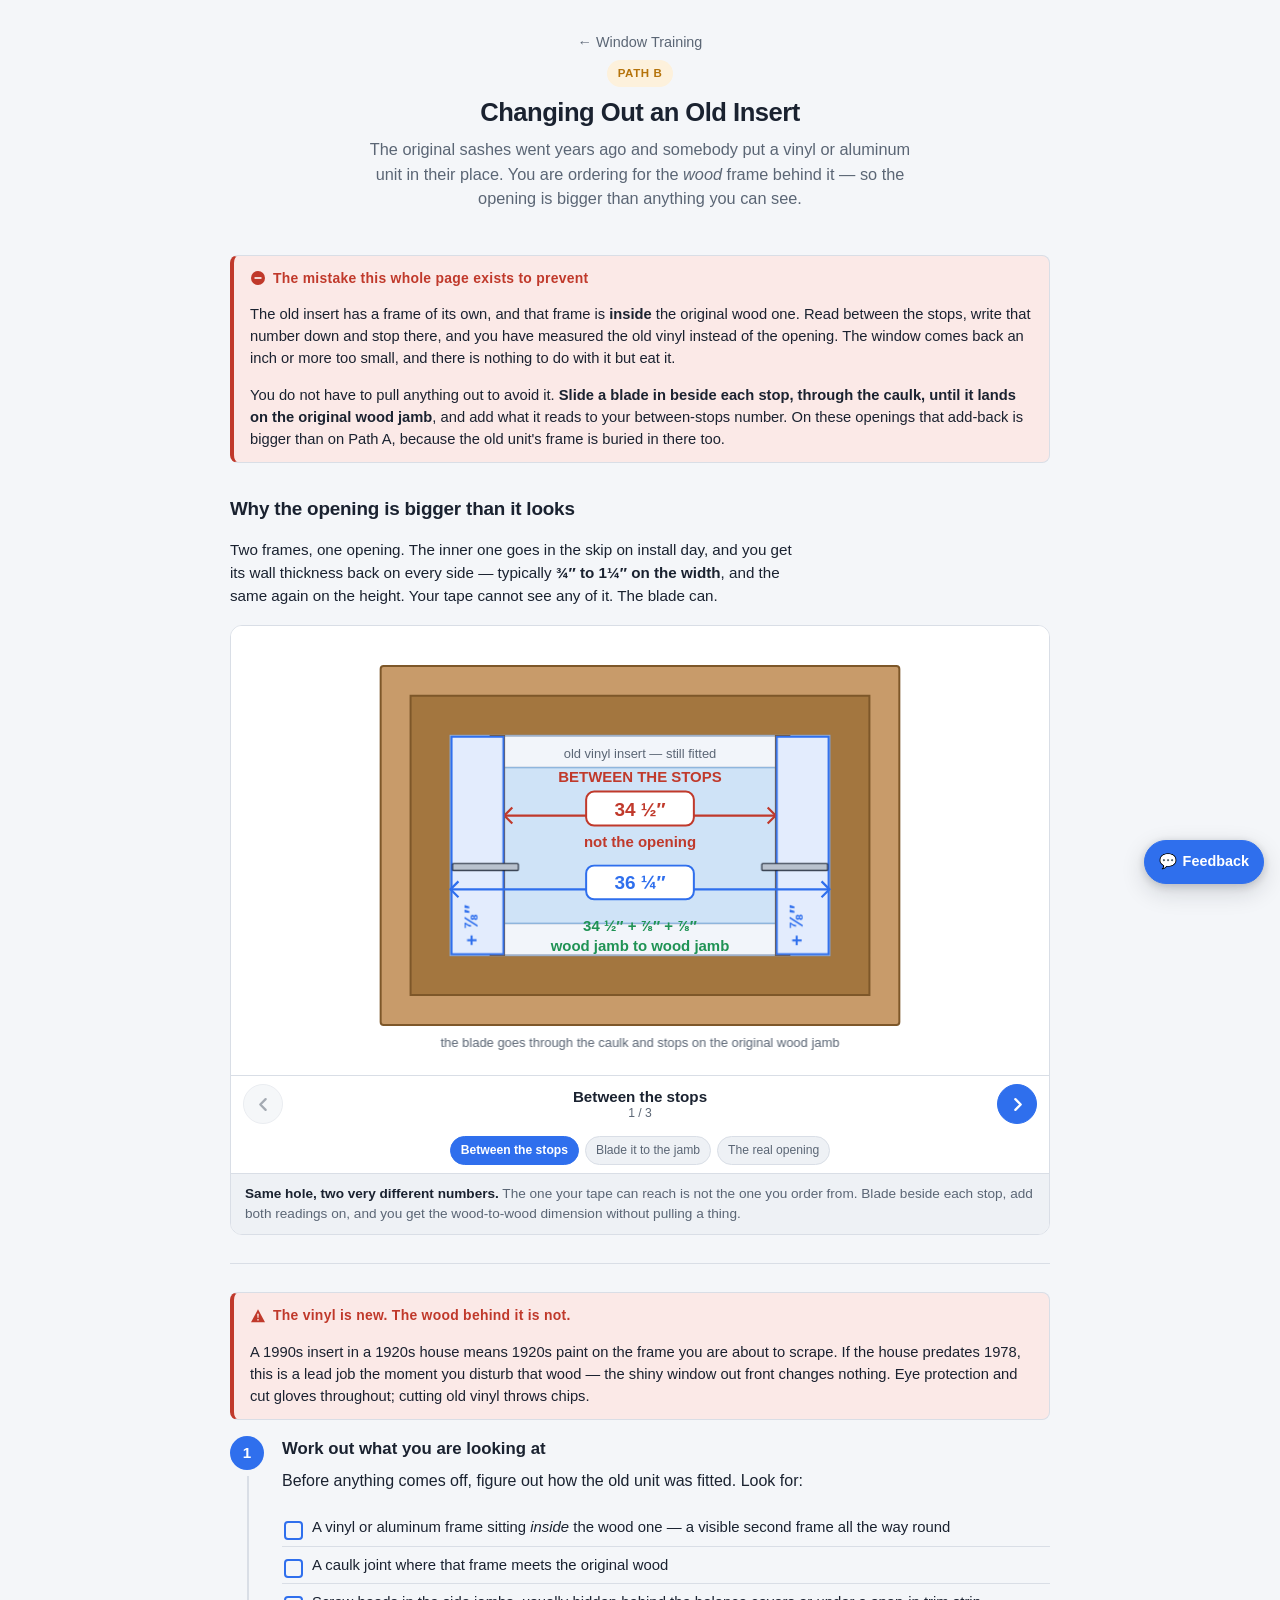
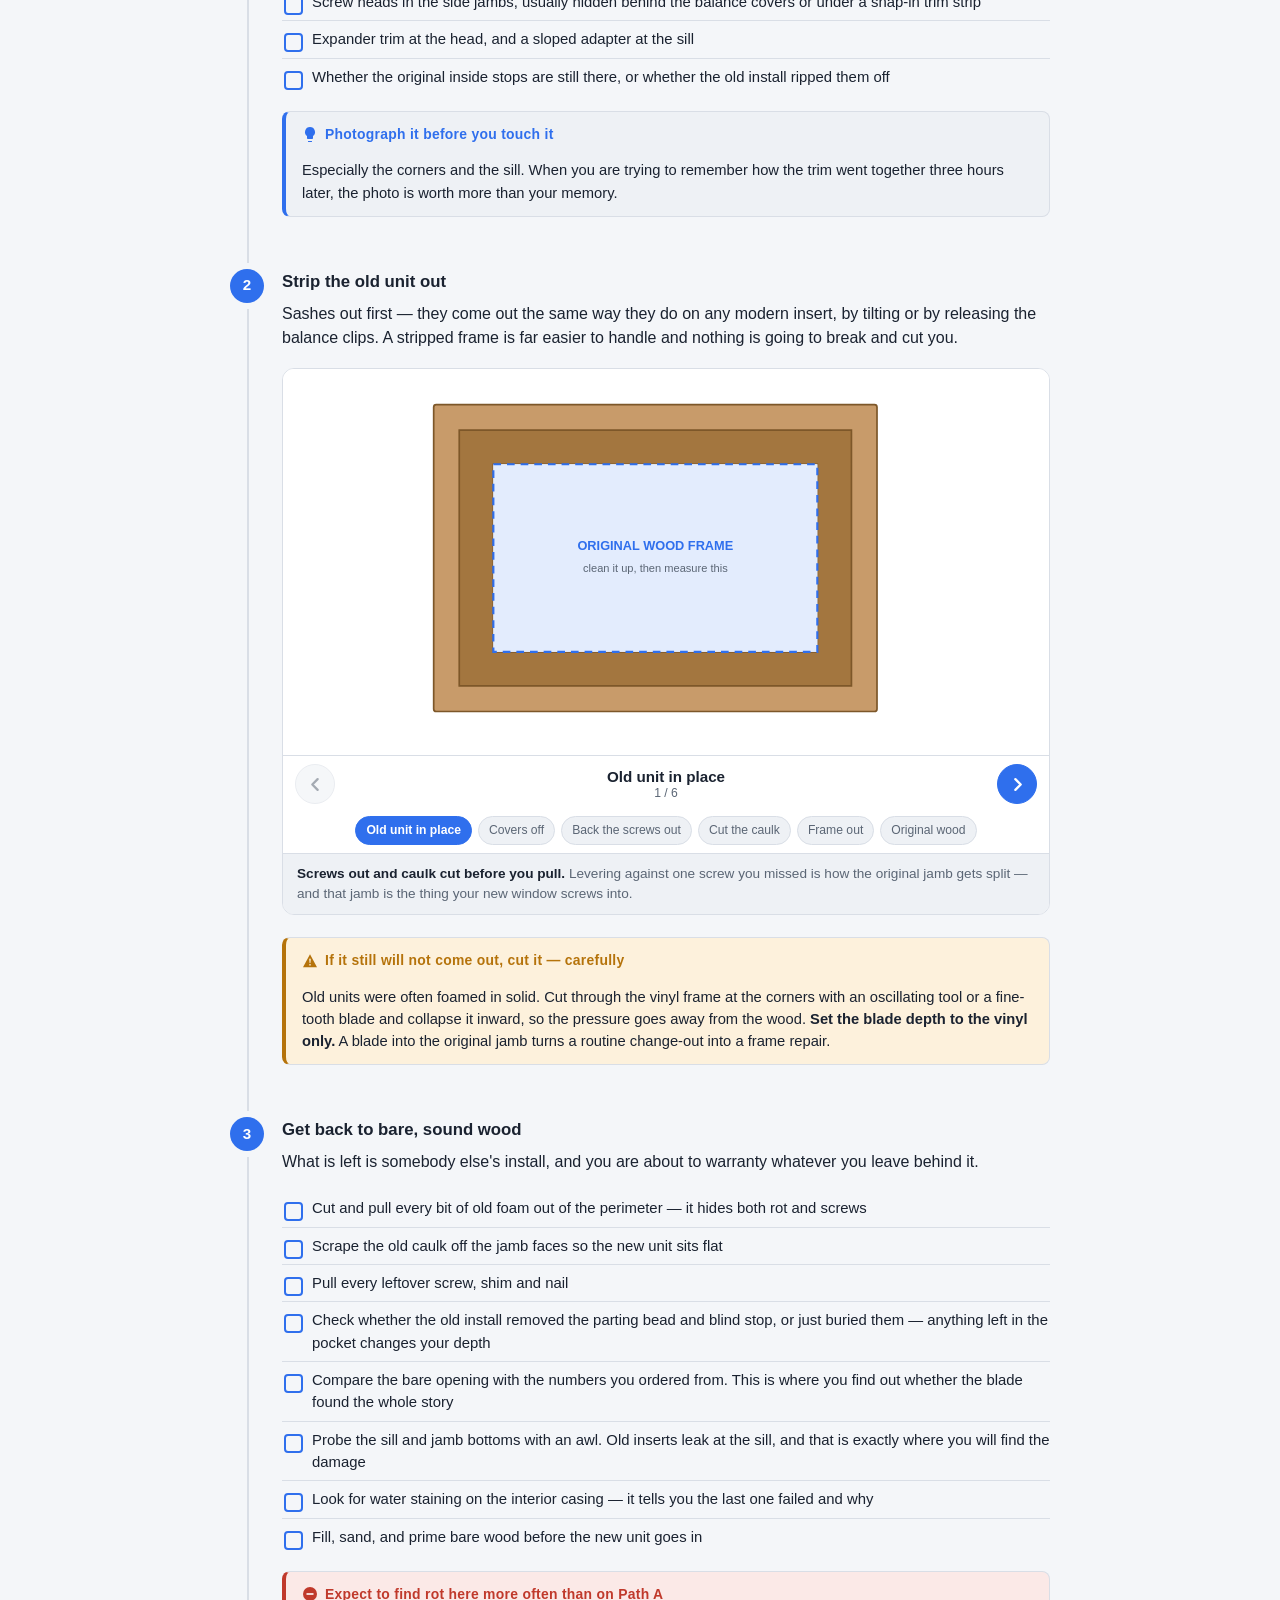
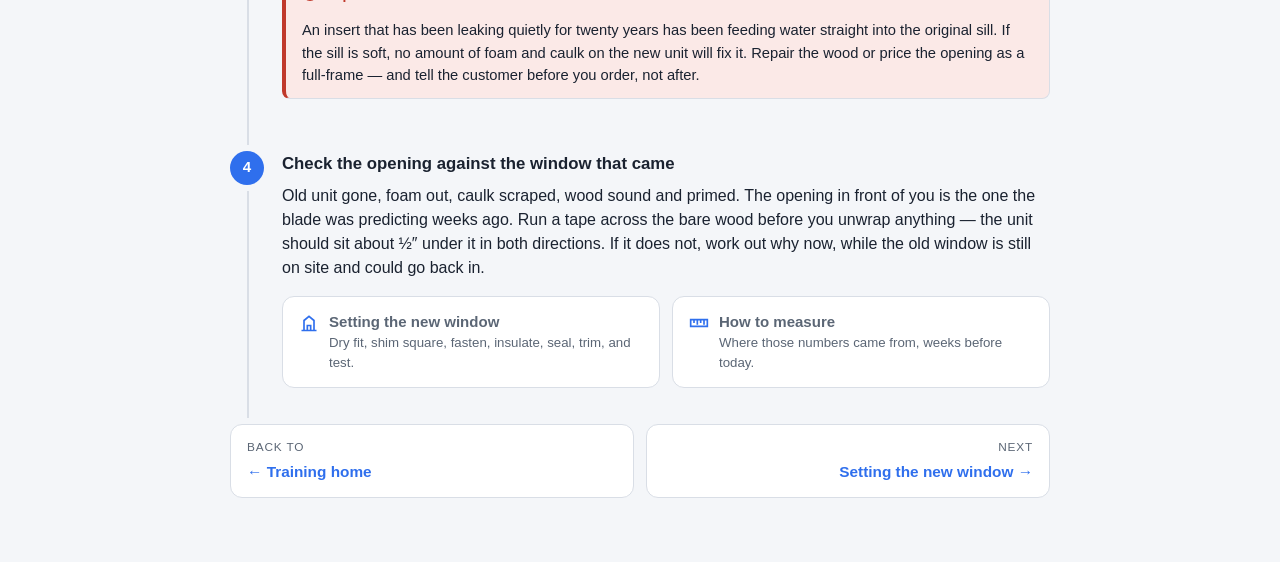
<file: tools/window-training/remove-insert.html>
<!DOCTYPE html>
<html lang="en">
<head>
  <meta charset="UTF-8">
  <meta name="viewport" content="width=device-width, initial-scale=1.0">
  <title>Path B: Changing Out an Old Insert — Window Training — WorkTools</title>
  <meta name="description" content="Install day on Path B: removing an older vinyl or aluminum replacement window back to the original wood frame, and why the opening is bigger than it looks when you measure it.">
  <link rel="stylesheet" href="../../assets/style.css">
  <link rel="stylesheet" href="training.css">
  <link rel="icon" href="data:image/svg+xml,<svg xmlns='http://www.w3.org/2000/svg' viewBox='0 0 24 24' fill='none' stroke='%232f6fed' stroke-width='2'><rect x='3' y='3' width='18' height='18' rx='1.5'/><path d='M12 3v18M3 12h18'/></svg>">
  <style>
    /* Fig 1 — the trap: reading between the stops and stopping there */
    @keyframes trapBlade { 0% { opacity: 0; } 50%, 100% { opacity: 1; } }
    @keyframes trapTotal { 0%, 50% { opacity: 0; } 100% { opacity: 1; } }

    /* Fig 2 — stripping the old unit out */
    @keyframes coverOff { 0% { transform: translateX(0); opacity: 1; } 20%, 100% { transform: translateX(-60px); opacity: 0; } }
    @keyframes screwsOut { 0%, 20% { opacity: 1; } 40%, 100% { opacity: 0; } }
    @keyframes caulkCut { 0%, 40% { opacity: 0; } 60% { opacity: 1; } 80%, 100% { opacity: 0; } }
    @keyframes frameOut { 0%, 60% { transform: scale(1); opacity: 1; } 80%, 100% { transform: scale(0.82); opacity: 0; } }
    @keyframes woodShow { 0%, 80% { opacity: 0; } 100% { opacity: 1; } }

    .lbl   { font-size: 15px; fill: var(--text); font-weight: 600; }
    .lbl-s { font-size: 13px; fill: var(--text-muted); }
    .lead  { stroke: var(--text-muted); stroke-width: 1.4; fill: none; }
    .dot   { fill: var(--accent); }
    .dim   { stroke: var(--accent); stroke-width: 2.2; fill: none; }
    .dim-bad { stroke: var(--wt-stop); stroke-width: 2.2; fill: none; }
    .read  { font-size: 19px; font-weight: 700; fill: var(--accent); }
    .chip-bg { fill: var(--surface); stroke: var(--accent); stroke-width: 2; }
    .chip-bg.bad { stroke: var(--wt-stop); }
    .tool  { fill: var(--dg-metal); stroke: var(--dg-line); stroke-width: 1.4; }
    .blade { fill: var(--dg-metal); stroke: var(--dg-line); stroke-width: 1.1; }
    .hl-strip { fill: var(--accent-soft); stroke: var(--accent); stroke-width: 2; }
    .grip  { fill: var(--wt-stop); stroke: var(--dg-line); stroke-width: 1.2; }
    .frame-grp { transform-box: fill-box; transform-origin: center; }
  </style>
</head>
<body>
  <div class="wrap lesson">
    <header class="site-header">
      <a class="back-link" href="./">&larr; Window Training</a>
      <p class="eyebrow"><span class="badge path-b">Path B</span></p>
      <h1 class="site-title">Changing Out an Old Insert</h1>
      <p class="lede">The original sashes went years ago and somebody put a vinyl or aluminum
        unit in their place. You are ordering for the <em>wood</em> frame behind it &#8212; so the
        opening is bigger than anything you can see.</p>
    </header>

    <main>
      <div class="callout stop">
        <div class="callout-title">
          <svg width="16" height="16" viewBox="0 0 16 16" fill="currentColor" aria-hidden="true"><circle cx="8" cy="8" r="7"/><path d="M4.5 7.2h7v1.6h-7z" fill="#fff"/></svg>
          The mistake this whole page exists to prevent
        </div>
        <p>The old insert has a frame of its own, and that frame is <strong>inside</strong> the
          original wood one. Read between the stops, write that number down and stop there, and
          you have measured the old vinyl instead of the opening. The window comes back an inch or
          more too small, and there is nothing to do with it but eat it.</p>
        <p>You do not have to pull anything out to avoid it. <strong>Slide a blade in beside each
          stop, through the caulk, until it lands on the original wood jamb</strong>, and add what
          it reads to your between-stops number. On these openings that add-back is bigger than on
          Path&nbsp;A, because the old unit&#39;s frame is buried in there too.</p>
      </div>

      <section class="section">
        <h2>Why the opening is bigger than it looks</h2>
        <p>Two frames, one opening. The inner one goes in the skip on install day, and you get its
          wall thickness back on every side &#8212; typically <strong>&#190;&#8243; to
          1&#188;&#8243; on the width</strong>, and the same again on the height. Your tape cannot
          see any of it. The blade can.</p>

        <figure class="figure" data-dur="11s"
                data-steps="0:Between the stops|0.5:Blade it to the jamb|1:The real opening">
          <div class="stage">
            <svg viewBox="-20 0 800 430" role="img" aria-labelledby="tT tD">
              <title id="tT">Why measuring before removing the old insert reads short</title>
              <desc id="tD">With the old insert still fitted, the tape between the inside stops
                reads the old vinyl frame at 34 and a half inches. A blade slid in beside each stop
                finds another seven eighths of an inch of opening on each side, giving the real
                wood jamb to wood jamb dimension of 36 and a quarter inches.</desc>

              <!-- original wood frame, always present -->
              <rect x="120" y="30" width="520" height="360" rx="3"
                    fill="var(--dg-wood)" stroke="var(--dg-wood-edge)" stroke-width="2"/>
              <path d="M150 60 H610 V360 H150 Z M190 100 H570 V320 H190 Z"
                    fill="var(--dg-wood-dark)" fill-rule="evenodd"
                    stroke="var(--dg-wood-edge)" stroke-width="2"/>
              <rect x="190" y="100" width="380" height="220" fill="var(--surface-2)"/>

              <!-- The old insert, still fitted, with the wood stops holding it in -->
              <path d="M190 100 H570 V320 H190 Z M244 132 H516 V288 H244 Z"
                    fill="var(--dg-vinyl)" fill-rule="evenodd"
                    stroke="var(--dg-vinyl-edge)" stroke-width="2"/>
              <rect x="244" y="132" width="272" height="156"
                    fill="var(--dg-glass)" stroke="var(--dg-glass-edge)" stroke-width="1.4"/>
              <rect x="230" y="100" width="14" height="220"
                    fill="var(--dg-wood)" stroke="var(--dg-wood-edge)" stroke-width="1.5"/>
              <rect x="516" y="100" width="14" height="220"
                    fill="var(--dg-wood)" stroke="var(--dg-wood-edge)" stroke-width="1.5"/>
              <text class="lbl-s" x="380" y="122" text-anchor="middle">old vinyl insert &#8212; still fitted</text>

              <!-- What the tape can reach -->
              <path class="dim-bad" d="M244 180 H516"/>
              <path class="dim-bad" d="M252 172 L244 180 L252 188 M508 172 L516 180 L508 188"/>
              <rect class="chip-bg bad" x="326" y="156" width="108" height="34" rx="8"/>
              <text class="read c-stop" x="380" y="180" text-anchor="middle">34 &#189;&#8243;</text>
              <text class="lbl c-stop" x="380" y="146" text-anchor="middle">BETWEEN THE STOPS</text>
              <text class="lbl c-stop" x="380" y="212" text-anchor="middle">not the opening</text>

              <!-- The blade finding the wood jamb behind each stop -->
              <g data-anim="" style="animation-name: trapBlade">
                <rect class="hl-strip" x="191" y="101" width="52" height="218"/>
                <rect class="hl-strip" x="517" y="101" width="52" height="218"/>
                <rect class="blade" x="192" y="228" width="66" height="7" rx="1"/>
                <rect class="blade" x="502" y="228" width="66" height="7" rx="1"/>
                <text class="read" font-size="16" x="217" y="290" text-anchor="middle"
                      transform="rotate(-90 217 290)">+ &#8542;&#8243;</text>
                <text class="read" font-size="16" x="543" y="290" text-anchor="middle"
                      transform="rotate(-90 543 290)">+ &#8542;&#8243;</text>
                <text class="lbl-s" x="380" y="412" text-anchor="middle">the blade goes through the caulk and stops on the original wood jamb</text>
              </g>

              <!-- The number you actually order from -->
              <g data-anim="" style="animation-name: trapTotal">
                <path class="dim" d="M190 254 H570"/>
                <path class="dim" d="M198 246 L190 254 L198 262 M562 246 L570 254 L562 262"/>
                <rect class="chip-bg" x="326" y="230" width="108" height="34" rx="8"/>
                <text class="read" x="380" y="254" text-anchor="middle">36 &#188;&#8243;</text>
                <text class="lbl c-good" x="380" y="296" text-anchor="middle">34 &#189;&#8243; + &#8542;&#8243; + &#8542;&#8243;</text>
                <text class="lbl c-good" x="380" y="316" text-anchor="middle">wood jamb to wood jamb</text>
              </g>
            </svg>
          </div>
          <figcaption><b>Same hole, two very different numbers.</b> The one your tape can reach
            is not the one you order from. Blade beside each stop, add both readings on, and you
            get the wood-to-wood dimension without pulling a thing.</figcaption>
        </figure>
      </section>

      <hr class="rule">

      <div class="callout safety">
        <div class="callout-title">
          <svg width="16" height="16" viewBox="0 0 16 16" fill="currentColor" aria-hidden="true"><path d="M8 1.2 1 14.3h14zM8 5.6c.5 0 .8.4.75.9l-.3 3.2a.45.45 0 0 1-.9 0l-.3-3.2A.76.76 0 0 1 8 5.6m0 5.3a.85.85 0 1 1 0 1.7.85.85 0 0 1 0-1.7"/></svg>
          The vinyl is new. The wood behind it is not.
        </div>
        <p>A 1990s insert in a 1920s house means 1920s paint on the frame you are about to scrape.
          If the house predates 1978, this is a lead job the moment you disturb that wood &#8212;
          the shiny window out front changes nothing. Eye protection and cut gloves throughout;
          cutting old vinyl throws chips.</p>
      </div>

      <div class="step" data-step="1">
        <h3>Work out what you are looking at</h3>
        <p>Before anything comes off, figure out how the old unit was fitted. Look for:</p>
        <ul class="checklist">
          <li>A vinyl or aluminum frame sitting <em>inside</em> the wood one &#8212; a visible second frame all the way round</li>
          <li>A caulk joint where that frame meets the original wood</li>
          <li>Screw heads in the side jambs, usually hidden behind the balance covers or under a snap-in trim strip</li>
          <li>Expander trim at the head, and a sloped adapter at the sill</li>
          <li>Whether the original inside stops are still there, or whether the old install ripped them off</li>
        </ul>
        <div class="callout tip">
          <div class="callout-title">
            <svg width="16" height="16" viewBox="0 0 16 16" fill="currentColor" aria-hidden="true"><path d="M8 1a5 5 0 0 0-3 9v2.2c0 .4.3.8.8.8h4.4c.5 0 .8-.4.8-.8V10A5 5 0 0 0 8 1m-2 14h4v.4c0 .3-.3.6-.6.6H6.6a.6.6 0 0 1-.6-.6z"/></svg>
            Photograph it before you touch it
          </div>
          <p>Especially the corners and the sill. When you are trying to remember how the trim
            went together three hours later, the photo is worth more than your memory.</p>
        </div>
      </div>

      <div class="step" data-step="2">
        <h3>Strip the old unit out</h3>
        <p>Sashes out first &#8212; they come out the same way they do on any modern insert, by
          tilting or by releasing the balance clips. A stripped frame is far easier to handle and
          nothing is going to break and cut you.</p>

        <figure class="figure" data-dur="12s"
                data-steps="0:Old unit in place|0.2:Covers off|0.4:Back the screws out|0.6:Cut the caulk|0.8:Frame out|1:Original wood">
          <div class="stage">
            <svg viewBox="-45 0 875 430" role="img" aria-labelledby="s2T s2D">
              <title id="s2T">Removing an old vinyl insert from the original frame</title>
              <desc id="s2D">The balance covers come off to expose the mounting screws, the screws
                are backed out, the perimeter caulk and foam are cut, and the old vinyl frame is
                lifted out to leave the original wood jambs.</desc>

              <rect x="120" y="30" width="520" height="360" rx="3"
                    fill="var(--dg-wood)" stroke="var(--dg-wood-edge)" stroke-width="2"/>
              <path d="M150 60 H610 V360 H150 Z M190 100 H570 V320 H190 Z"
                    fill="var(--dg-wood-dark)" fill-rule="evenodd"
                    stroke="var(--dg-wood-edge)" stroke-width="2"/>
              <rect x="190" y="100" width="380" height="220" fill="var(--surface-2)"/>

              <!-- original wood exposed at the end -->
              <g data-anim="" style="animation-name: woodShow">
                <rect x="190" y="100" width="380" height="220"
                      fill="var(--accent-soft)" stroke="var(--accent)"
                      stroke-width="2.5" stroke-dasharray="9 7"/>
                <text class="lbl c-accent" x="380" y="200" text-anchor="middle"
                      font-size="20">ORIGINAL WOOD FRAME</text>
                <text class="lbl-s" x="380" y="226" text-anchor="middle">clean it up, then measure this</text>
              </g>

              <!-- old vinyl frame -->
              <g class="frame-grp" data-anim="" style="animation-name: frameOut">
                <path d="M190 100 H570 V320 H190 Z M244 132 H516 V288 H244 Z"
                      fill="var(--dg-vinyl)" fill-rule="evenodd"
                      stroke="var(--dg-vinyl-edge)" stroke-width="2"/>
                <rect x="244" y="132" width="272" height="156"
                      fill="var(--dg-glass)" stroke="var(--dg-glass-edge)" stroke-width="1.4"/>

                <!-- mounting screws -->
                <g data-anim="" style="animation-name: screwsOut">
                  <circle cx="216" cy="150" r="6" fill="var(--dg-metal)" stroke="var(--dg-line)" stroke-width="1.4"/>
                  <circle cx="216" cy="210" r="6" fill="var(--dg-metal)" stroke="var(--dg-line)" stroke-width="1.4"/>
                  <circle cx="216" cy="270" r="6" fill="var(--dg-metal)" stroke="var(--dg-line)" stroke-width="1.4"/>
                  <circle cx="544" cy="150" r="6" fill="var(--dg-metal)" stroke="var(--dg-line)" stroke-width="1.4"/>
                  <circle cx="544" cy="210" r="6" fill="var(--dg-metal)" stroke="var(--dg-line)" stroke-width="1.4"/>
                  <circle cx="544" cy="270" r="6" fill="var(--dg-metal)" stroke="var(--dg-line)" stroke-width="1.4"/>
                  <path class="lead" d="M660 210 H556"/><circle class="dot" cx="556" cy="210" r="4"/>
                  <text class="lbl" x="666" y="206">Mounting screws</text>
                  <text class="lbl-s" x="666" y="226">back them all out &#8212; miss</text>
                  <text class="lbl-s" x="666" y="244">one and nothing will move</text>
                </g>

                <!-- balance covers -->
                <g data-anim="" style="animation-name: coverOff">
                  <rect x="196" y="110" width="18" height="200" rx="3"
                        fill="var(--dg-vinyl)" stroke="var(--dg-vinyl-edge)" stroke-width="1.6"/>
                  <rect x="546" y="110" width="18" height="200" rx="3"
                        fill="var(--dg-vinyl)" stroke="var(--dg-vinyl-edge)" stroke-width="1.6"/>
                  <path class="lead" d="M100 210 H190"/>
                  <text class="lbl" x="94" y="206" text-anchor="end">Balance covers</text>
                  <text class="lbl-s" x="94" y="226" text-anchor="end">snap off &#8212; the screws</text>
                  <text class="lbl-s" x="94" y="244" text-anchor="end">are underneath</text>
                </g>
              </g>

              <!-- cutting the perimeter caulk -->
              <g data-anim="" style="animation-name: caulkCut">
                <path d="M190 100 H570 V320 H190 Z" fill="none"
                      stroke="var(--wt-stop)" stroke-width="4" stroke-dasharray="10 6"/>
                <path class="tool" d="M420 66 L336 96 L330 88 L414 58 Z"/>
                <rect class="grip" x="416" y="52" width="66" height="19" rx="4"
                      transform="rotate(-20 416 52)"/>
                <text class="lbl c-stop" x="600" y="72">Cut the caulk and foam</text>
                <text class="lbl-s" x="600" y="92">all four sides, inside and out,</text>
                <text class="lbl-s" x="600" y="110">before you pull anything</text>
              </g>
            </svg>
          </div>
          <figcaption><b>Screws out and caulk cut before you pull.</b> Levering against one screw
            you missed is how the original jamb gets split &#8212; and that jamb is the thing your
            new window screws into.</figcaption>
        </figure>

        <div class="callout warn">
          <div class="callout-title">
            <svg width="16" height="16" viewBox="0 0 16 16" fill="currentColor" aria-hidden="true"><path d="M8 1.2 1 14.3h14zM8 5.6c.5 0 .8.4.75.9l-.3 3.2a.45.45 0 0 1-.9 0l-.3-3.2A.76.76 0 0 1 8 5.6m0 5.3a.85.85 0 1 1 0 1.7.85.85 0 0 1 0-1.7"/></svg>
            If it still will not come out, cut it — carefully
          </div>
          <p>Old units were often foamed in solid. Cut through the vinyl frame at the corners with
            an oscillating tool or a fine-tooth blade and collapse it inward, so the pressure goes
            away from the wood. <b>Set the blade depth to the vinyl only.</b> A blade into the
            original jamb turns a routine change-out into a frame repair.</p>
        </div>
      </div>

      <div class="step" data-step="3">
        <h3>Get back to bare, sound wood</h3>
        <p>What is left is somebody else's install, and you are about to warranty whatever you
          leave behind it.</p>
        <ul class="checklist">
          <li>Cut and pull every bit of old foam out of the perimeter &#8212; it hides both rot and screws</li>
          <li>Scrape the old caulk off the jamb faces so the new unit sits flat</li>
          <li>Pull every leftover screw, shim and nail</li>
          <li>Check whether the old install removed the parting bead and blind stop, or just buried them &#8212; anything left in the pocket changes your depth</li>
          <li>Compare the bare opening with the numbers you ordered from. This is where you find out whether the blade found the whole story</li>
          <li>Probe the sill and jamb bottoms with an awl. Old inserts leak at the sill, and that is exactly where you will find the damage</li>
          <li>Look for water staining on the interior casing &#8212; it tells you the last one failed and why</li>
          <li>Fill, sand, and prime bare wood before the new unit goes in</li>
        </ul>

        <div class="callout stop">
          <div class="callout-title">
            <svg width="16" height="16" viewBox="0 0 16 16" fill="currentColor" aria-hidden="true"><circle cx="8" cy="8" r="7"/><path d="M4.5 7.2h7v1.6h-7z" fill="#fff"/></svg>
            Expect to find rot here more often than on Path A
          </div>
          <p>An insert that has been leaking quietly for twenty years has been feeding water
            straight into the original sill. If the sill is soft, no amount of foam and caulk on
            the new unit will fix it. Repair the wood or price the opening as a full-frame &#8212;
            and tell the customer before you order, not after.</p>
        </div>
      </div>

      <div class="step" data-step="4">
        <h3>Check the opening against the window that came</h3>
        <p>Old unit gone, foam out, caulk scraped, wood sound and primed. The opening in front of
          you is the one the blade was predicting weeks ago. Run a tape across the bare wood
          before you unwrap anything &#8212; the unit should sit about &#189;&#8243; under it in
          both directions. If it does not, work out why now, while the old window is still on site
          and could go back in.</p>
        <div class="link-grid">
          <a class="link-card" href="install.html">
            <svg width="20" height="20" viewBox="0 0 24 24" fill="none" stroke="currentColor" stroke-width="2" aria-hidden="true"><path d="M3 21h18M6 21V9l6-5 6 5v12"/><path d="M10 21v-6h4v6"/></svg>
            <span><strong>Setting the new window</strong>
            <span>Dry fit, shim square, fasten, insulate, seal, trim, and test.</span></span>
          </a>
          <a class="link-card" href="measure.html">
            <svg width="20" height="20" viewBox="0 0 24 24" fill="none" stroke="currentColor" stroke-width="2" aria-hidden="true"><path d="M2 8h20v8H2z"/><path d="M6 8v4M10 8v6M14 8v4M18 8v6"/></svg>
            <span><strong>How to measure</strong>
            <span>Where those numbers came from, weeks before today.</span></span>
          </a>
        </div>
      </div>

      <nav class="pager">
        <a class="prev" href="./"><span class="dir">Back to</span><span class="name">&larr; Training home</span></a>
        <a class="next" href="install.html"><span class="dir">Next</span><span class="name">Setting the new window &rarr;</span></a>
      </nav>
    </main>
  </div>

  <script src="../../assets/feedback-config.js"></script>
  <script src="../../assets/feedback.js" defer></script>
  <script src="../../assets/analytics.js" defer></script>
  <script src="diagrams.js" defer></script>
</body>
</html>
</file>
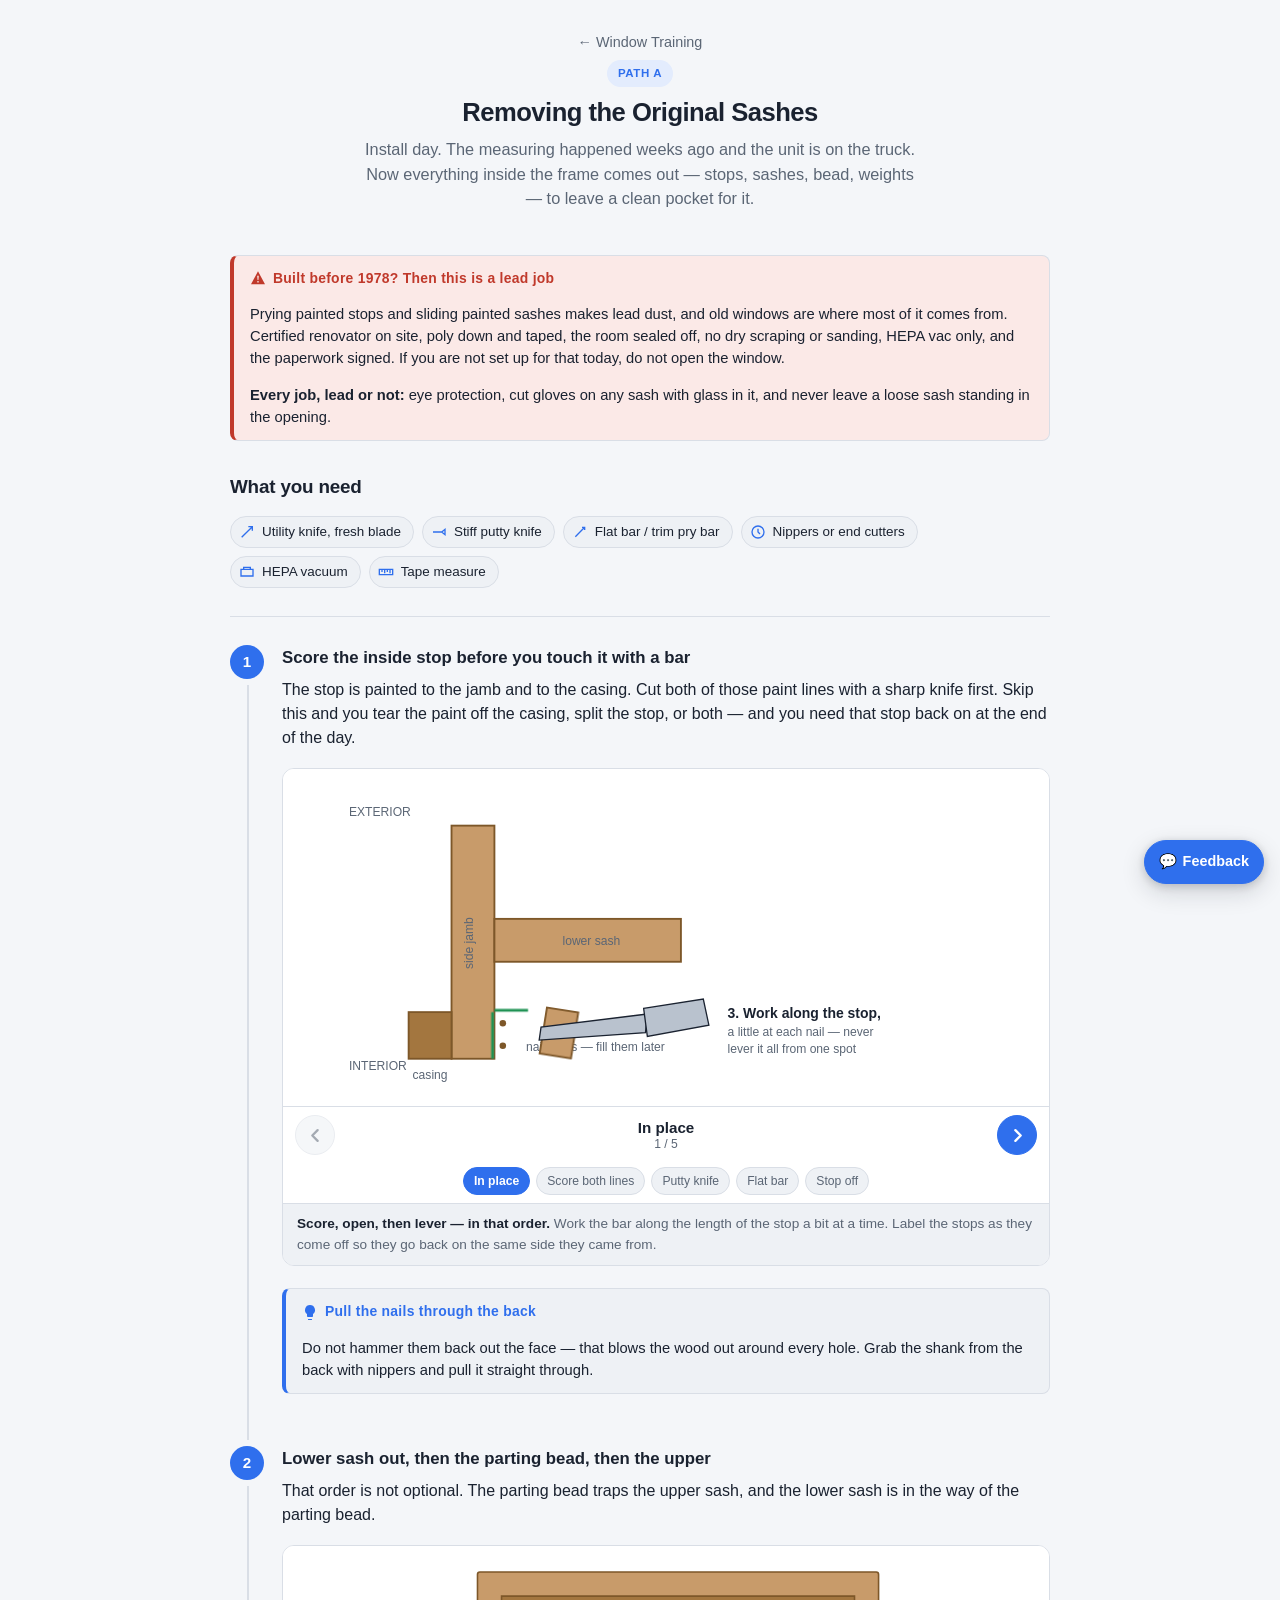
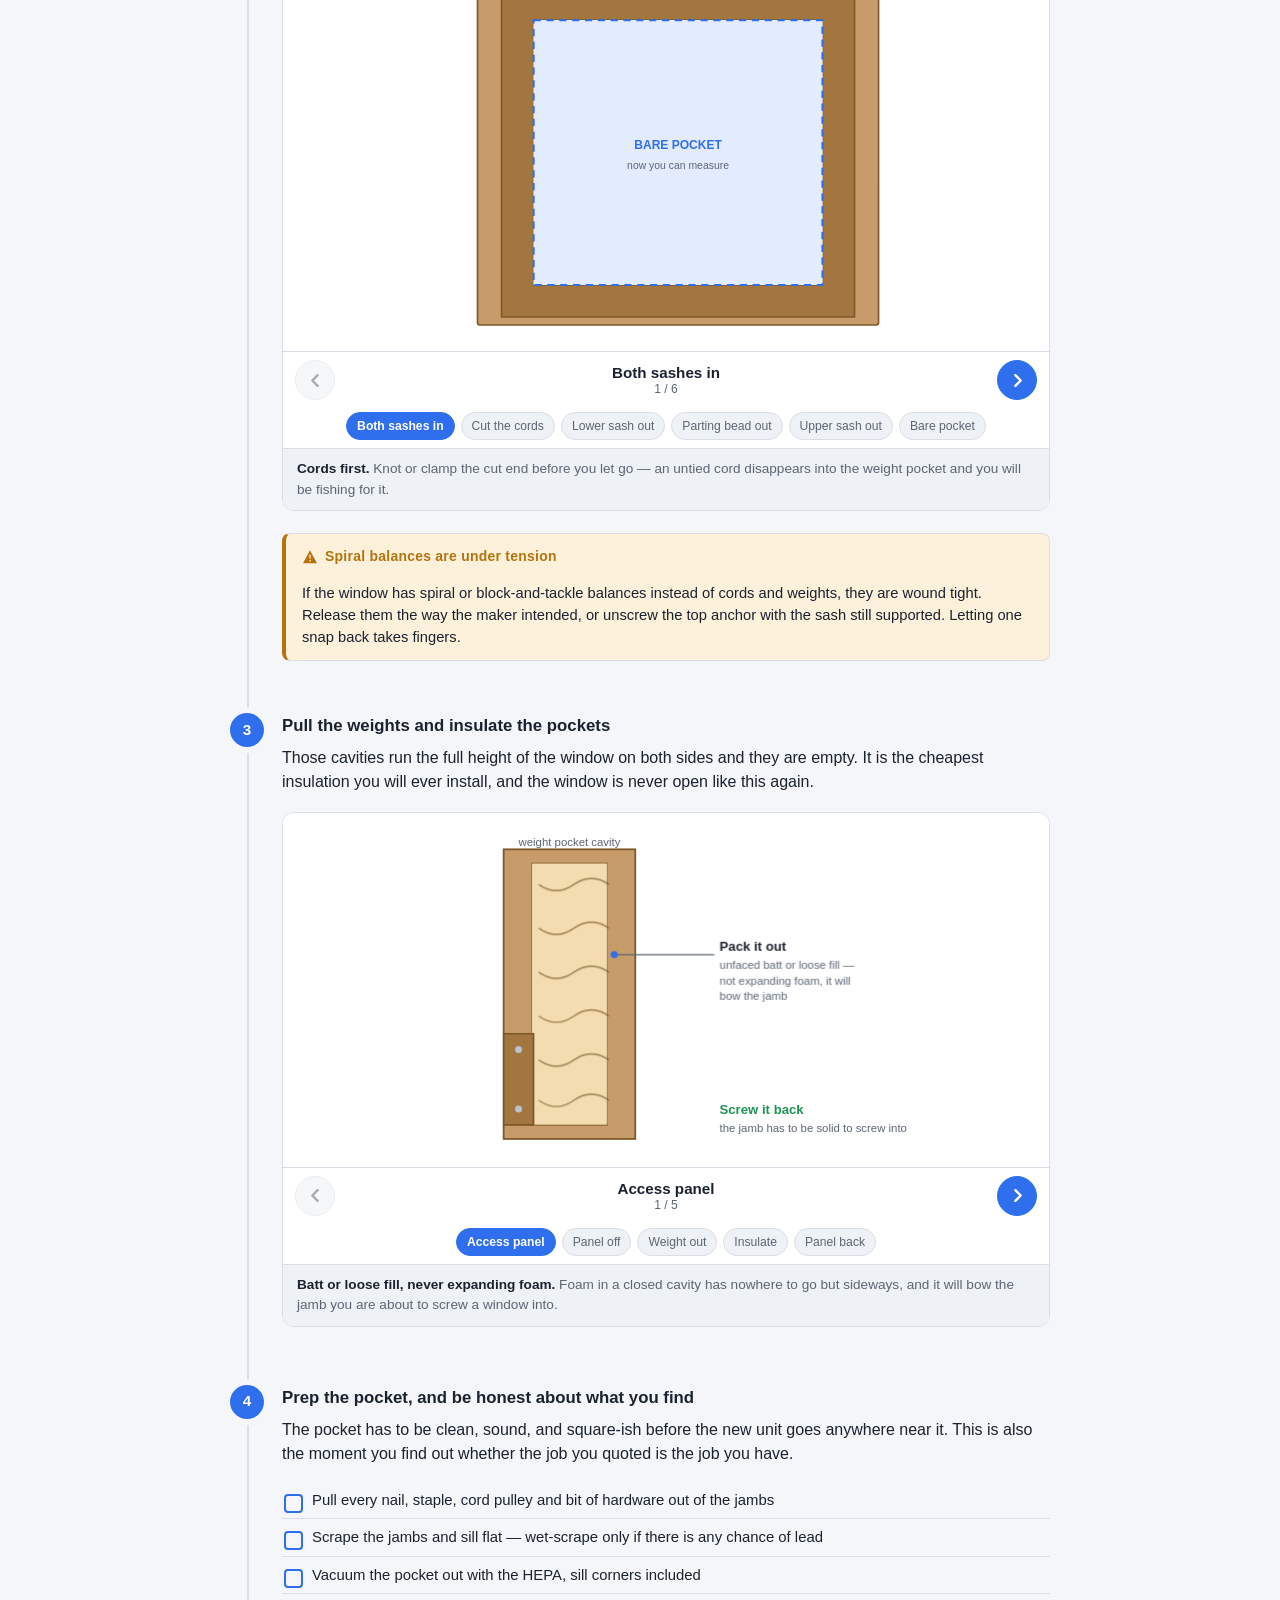
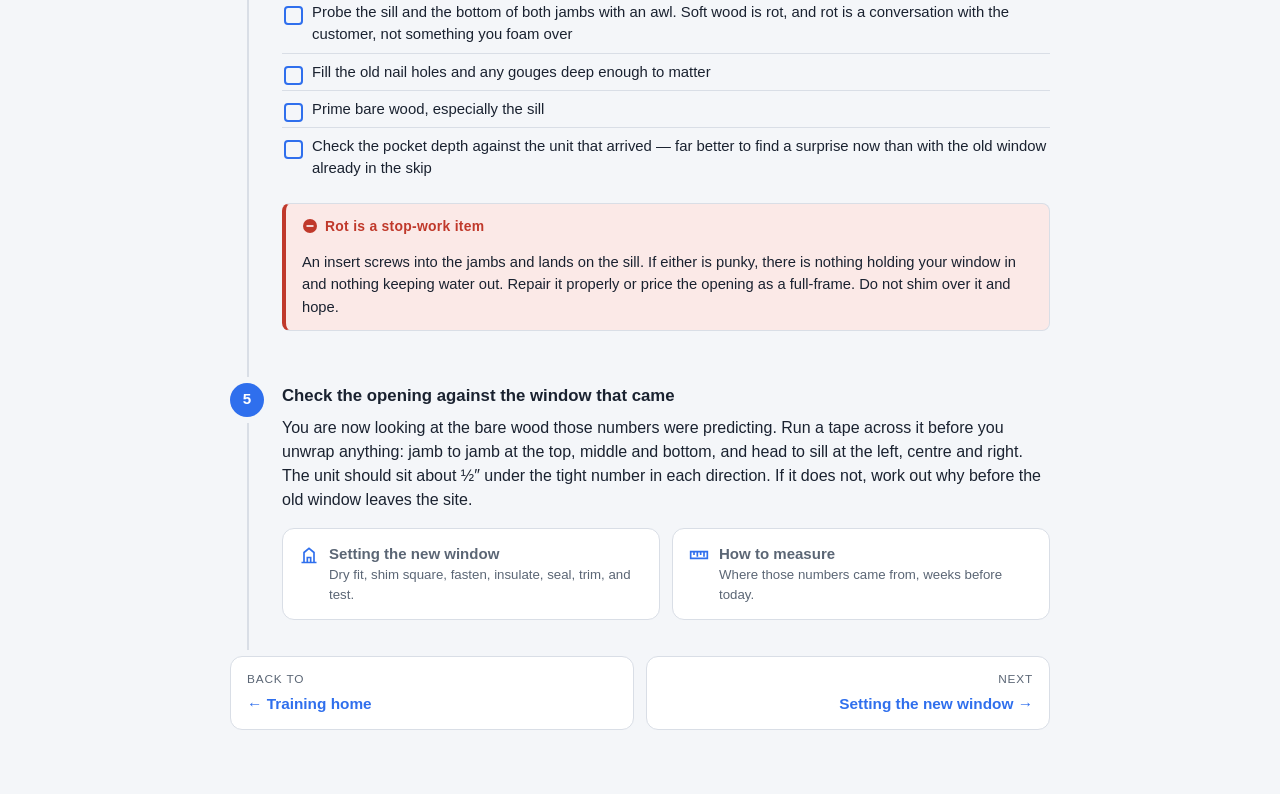
<file: tools/window-training/remove-sashes.html>
<!DOCTYPE html>
<html lang="en">
<head>
  <meta charset="UTF-8">
  <meta name="viewport" content="width=device-width, initial-scale=1.0">
  <title>Path A: Removing the Original Sashes — Window Training — WorkTools</title>
  <meta name="description" content="Install day on Path A: taking the inside stop, both sashes and the parting bead out of an original wood double-hung, and prepping the pocket for the unit you already ordered.">
  <link rel="stylesheet" href="../../assets/style.css">
  <link rel="stylesheet" href="training.css">
  <link rel="icon" href="data:image/svg+xml,<svg xmlns='http://www.w3.org/2000/svg' viewBox='0 0 24 24' fill='none' stroke='%232f6fed' stroke-width='2'><rect x='3' y='3' width='18' height='18' rx='1.5'/><path d='M12 3v18M3 12h18'/></svg>">
  <style>
    /* Fig 1 — score, pry, lift the inside stop */
    @keyframes knife { 0% { opacity: 0; } 25% { opacity: 1; } 50%, 100% { opacity: 0; } }
    @keyframes scored { 0% { opacity: 0; } 25%, 100% { opacity: 1; } }
    @keyframes putty { 0%, 25% { opacity: 0; } 50% { opacity: 1; } 75%, 100% { opacity: 0; } }
    @keyframes prybar { 0%, 50% { opacity: 0; } 75%, 100% { opacity: 1; } }
    @keyframes stopOff { 0%, 75% { transform: translateX(0) rotate(0deg); } 100% { transform: translateX(52px) rotate(9deg); } }
    @keyframes nailholes { 0%, 75% { opacity: 0; } 100% { opacity: 1; } }

    /* Fig 2 — sashes and parting bead out */
    @keyframes cordCut { 0% { opacity: 0; } 20% { opacity: 1; } 40%, 100% { opacity: 0; } }
    @keyframes lowerOut { 0%, 20% { transform: translateY(0); opacity: 1; } 40%, 100% { transform: translateY(70px); opacity: 0; } }
    @keyframes beadOut { 0%, 40% { transform: translateY(0); opacity: 1; } 60%, 100% { transform: translateY(-26px); opacity: 0; } }
    @keyframes upperOut { 0%, 60% { transform: translateY(0); opacity: 1; } 80%, 100% { transform: translateY(-70px); opacity: 0; } }
    @keyframes bareOn { 0%, 80% { opacity: 0; } 100% { opacity: 1; } }

    /* Fig 3 — weight pocket */
    @keyframes panelOff { 0% { transform: translateX(0); opacity: 1; } 25%, 100% { transform: translateX(-90px); opacity: 0; } }
    @keyframes weightOut { 0%, 25% { transform: translateY(0); opacity: 1; } 50%, 100% { transform: translateY(120px); opacity: 0; } }
    @keyframes fillIn { 0%, 50% { opacity: 0; } 75%, 100% { opacity: 1; } }
    @keyframes panelBack { 0%, 75% { opacity: 0; } 100% { opacity: 1; } }

    .lbl   { font-size: 15px; fill: var(--text); font-weight: 600; }
    .lbl-s { font-size: 13px; fill: var(--text-muted); }
    .lead  { stroke: var(--text-muted); stroke-width: 1.4; fill: none; }
    .dot   { fill: var(--accent); }
    .tool  { fill: var(--dg-metal); stroke: var(--dg-line); stroke-width: 1.4; }
    .grip  { fill: var(--wt-stop); stroke: var(--dg-line); stroke-width: 1.2; }
    .stop-grp { transform-box: fill-box; transform-origin: right center; }
  </style>
</head>
<body>
  <div class="wrap lesson">
    <header class="site-header">
      <a class="back-link" href="./">&larr; Window Training</a>
      <p class="eyebrow"><span class="badge path-a">Path A</span></p>
      <h1 class="site-title">Removing the Original Sashes</h1>
      <p class="lede">Install day. The measuring happened weeks ago and the unit is on the
        truck. Now everything inside the frame comes out &#8212; stops, sashes, bead, weights
        &#8212; to leave a clean pocket for it.</p>
    </header>

    <main>
      <div class="callout safety">
        <div class="callout-title">
          <svg width="16" height="16" viewBox="0 0 16 16" fill="currentColor" aria-hidden="true"><path d="M8 1.2 1 14.3h14zM8 5.6c.5 0 .8.4.75.9l-.3 3.2a.45.45 0 0 1-.9 0l-.3-3.2A.76.76 0 0 1 8 5.6m0 5.3a.85.85 0 1 1 0 1.7.85.85 0 0 1 0-1.7"/></svg>
          Built before 1978? Then this is a lead job
        </div>
        <p>Prying painted stops and sliding painted sashes makes lead dust, and old windows are
          where most of it comes from. Certified renovator on site, poly down and taped, the room
          sealed off, no dry scraping or sanding, HEPA vac only, and the paperwork signed. If you
          are not set up for that today, do not open the window.</p>
        <p><b>Every job, lead or not:</b> eye protection, cut gloves on any sash with glass in it,
          and never leave a loose sash standing in the opening.</p>
      </div>

      <section class="section">
        <h2>What you need</h2>
        <ul class="legend">
          <li><svg width="16" height="16" viewBox="0 0 24 24" fill="none" stroke="currentColor" stroke-width="2" aria-hidden="true"><path d="M4 20 20 4M14 4h6v6"/></svg>Utility knife, fresh blade</li>
          <li><svg width="16" height="16" viewBox="0 0 24 24" fill="none" stroke="currentColor" stroke-width="2" aria-hidden="true"><path d="M3 12h13l5-4v8l-5-4"/></svg>Stiff putty knife</li>
          <li><svg width="16" height="16" viewBox="0 0 24 24" fill="none" stroke="currentColor" stroke-width="2" aria-hidden="true"><path d="M5 19 19 5M15 5h4v4"/></svg>Flat bar / trim pry bar</li>
          <li><svg width="16" height="16" viewBox="0 0 24 24" fill="none" stroke="currentColor" stroke-width="2" aria-hidden="true"><circle cx="12" cy="12" r="9"/><path d="M12 7v5l3 3"/></svg>Nippers or end cutters</li>
          <li><svg width="16" height="16" viewBox="0 0 24 24" fill="none" stroke="currentColor" stroke-width="2" aria-hidden="true"><path d="M3 8h18v10H3z"/><path d="M7 8V5h10v3"/></svg>HEPA vacuum</li>
          <li><svg width="16" height="16" viewBox="0 0 24 24" fill="none" stroke="currentColor" stroke-width="2" aria-hidden="true"><path d="M2 8h20v8H2z"/><path d="M6 8v4M10 8v6M14 8v4M18 8v6"/></svg>Tape measure</li>
        </ul>
      </section>

      <hr class="rule">

      <div class="step" data-step="1">
        <h3>Score the inside stop before you touch it with a bar</h3>
        <p>The stop is painted to the jamb and to the casing. Cut both of those paint lines with a
          sharp knife first. Skip this and you tear the paint off the casing, split the stop, or
          both — and you need that stop back on at the end of the day.</p>

        <figure class="figure" data-dur="10s"
                data-steps="0:In place|0.25:Score both lines|0.5:Putty knife|0.75:Flat bar|1:Stop off">
          <div class="stage">
            <svg viewBox="-20 0 800 340" role="img" aria-labelledby="s1T s1D">
              <title id="s1T">Removing an inside stop</title>
              <desc id="s1D">Looking down at the jamb. The paint lines on both sides of the inside
                stop are scored with a knife, a putty knife opens the joint, a flat bar behind the
                putty knife levers the stop off, and the stop comes away leaving its nail holes.</desc>

              <text class="lbl-s" x="40" y="40">EXTERIOR</text>
              <text class="lbl-s" x="40" y="312">INTERIOR</text>

              <!-- jamb -->
              <rect x="150" y="50" width="46" height="250"
                    fill="var(--dg-wood)" stroke="var(--dg-wood-edge)" stroke-width="2"/>
              <text class="lbl-s" x="173" y="176" text-anchor="middle"
                    transform="rotate(-90 173 176)">side jamb</text>
              <!-- casing -->
              <rect x="104" y="250" width="46" height="50"
                    fill="var(--dg-wood-dark)" stroke="var(--dg-wood-edge)" stroke-width="2"/>
              <text class="lbl-s" x="127" y="322" text-anchor="middle">casing</text>
              <!-- lower sash still in place -->
              <rect x="196" y="150" width="200" height="46"
                    fill="var(--dg-wood)" stroke="var(--dg-wood-edge)" stroke-width="2"/>
              <text class="lbl-s" x="300" y="178" text-anchor="middle">lower sash</text>

              <!-- nail holes revealed at the end -->
              <g data-anim="" style="animation-name: nailholes">
                <circle cx="205" cy="262" r="3.5" fill="var(--dg-wood-edge)"/>
                <circle cx="205" cy="286" r="3.5" fill="var(--dg-wood-edge)"/>
                <text class="lbl-s" x="230" y="292">nail holes &#8212; fill them later</text>
              </g>

              <!-- the inside stop itself -->
              <g class="stop-grp" data-anim="" style="animation-name: stopOff">
                <rect x="196" y="250" width="34" height="50"
                      fill="var(--dg-wood)" stroke="var(--dg-wood-edge)" stroke-width="2"/>
              </g>

              <!-- scored paint lines -->
              <g data-anim="" style="animation-name: scored">
                <path d="M196 248 H232" stroke="var(--wt-good)" stroke-width="3"/>
                <path d="M194 250 V300" stroke="var(--wt-good)" stroke-width="3"/>
              </g>

              <!-- knife -->
              <g data-anim="" style="animation-name: knife">
                <path class="tool" d="M300 214 L214 246 L206 240 L292 206 Z"/>
                <rect class="grip" x="296" y="200" width="70" height="20" rx="4"
                      transform="rotate(-21 296 200)"/>
                <text class="lbl c-good" x="420" y="212">1. Score both paint lines</text>
              </g>

              <!-- putty knife -->
              <g data-anim="" style="animation-name: putty">
                <path class="tool" d="M330 244 L200 258 L200 268 L330 262 Z"/>
                <rect class="grip" x="330" y="240" width="76" height="24" rx="5"/>
                <text class="lbl" x="424" y="290">2. Open the joint gently</text>
              </g>

              <!-- flat bar -->
              <g data-anim="" style="animation-name: prybar">
                <path class="tool" d="M360 252 L246 266 L244 280 L358 272 Z"/>
                <path class="tool" d="M356 246 L420 236 L426 264 L360 276 Z"/>
                <text class="lbl" x="446" y="256">3. Work along the stop,</text>
                <text class="lbl-s" x="446" y="276">a little at each nail &#8212; never</text>
                <text class="lbl-s" x="446" y="294">lever it all from one spot</text>
              </g>
            </svg>
          </div>
          <figcaption><b>Score, open, then lever &#8212; in that order.</b> Work the bar along the
            length of the stop a bit at a time. Label the stops as they come off so they go back
            on the same side they came from.</figcaption>
        </figure>

        <div class="callout tip">
          <div class="callout-title">
            <svg width="16" height="16" viewBox="0 0 16 16" fill="currentColor" aria-hidden="true"><path d="M8 1a5 5 0 0 0-3 9v2.2c0 .4.3.8.8.8h4.4c.5 0 .8-.4.8-.8V10A5 5 0 0 0 8 1m-2 14h4v.4c0 .3-.3.6-.6.6H6.6a.6.6 0 0 1-.6-.6z"/></svg>
            Pull the nails through the back
          </div>
          <p>Do not hammer them back out the face &#8212; that blows the wood out around every
            hole. Grab the shank from the back with nippers and pull it straight through.</p>
        </div>
      </div>

      <div class="step" data-step="2">
        <h3>Lower sash out, then the parting bead, then the upper</h3>
        <p>That order is not optional. The parting bead traps the upper sash, and the lower sash is
          in the way of the parting bead.</p>

        <figure class="figure" data-dur="12s"
                data-steps="0:Both sashes in|0.2:Cut the cords|0.4:Lower sash out|0.6:Parting bead out|0.8:Upper sash out|1:Bare pocket">
          <div class="stage">
            <svg viewBox="-100 0 930 480" role="img" aria-labelledby="s2T s2D">
              <title id="s2T">Taking the sashes and parting bead out</title>
              <desc id="s2D">The sash cords are cut, the lower sash lifts out, the parting bead is
                worked out of its groove in each jamb, the upper sash lifts out, and the frame is
                left as a bare pocket.</desc>

              <rect x="130" y="20" width="500" height="440" rx="3"
                    fill="var(--dg-wood)" stroke="var(--dg-wood-edge)" stroke-width="2"/>
              <path d="M160 50 H600 V450 H160 Z M200 80 H560 V410 H200 Z"
                    fill="var(--dg-wood-dark)" fill-rule="evenodd"
                    stroke="var(--dg-wood-edge)" stroke-width="2"/>
              <rect x="200" y="80" width="360" height="330" fill="var(--surface-2)"/>

              <!-- bare pocket callout -->
              <g data-anim="" style="animation-name: bareOn">
                <rect x="200" y="80" width="360" height="330"
                      fill="var(--accent-soft)" stroke="var(--accent)"
                      stroke-width="2.5" stroke-dasharray="9 7"/>
                <text class="lbl c-accent" x="380" y="240" text-anchor="middle"
                      font-size="20">BARE POCKET</text>
                <text class="lbl-s" x="380" y="266" text-anchor="middle">now you can measure</text>
              </g>

              <!-- upper sash -->
              <g data-anim="" style="animation-name: upperOut">
                <path d="M200 80 H560 V264 H200 Z M218 98 H542 V242 H218 Z"
                      fill="var(--dg-wood)" fill-rule="evenodd"
                      stroke="var(--dg-wood-edge)" stroke-width="2"/>
                <rect x="218" y="98" width="324" height="144"
                      fill="var(--dg-glass)" stroke="var(--dg-glass-edge)" stroke-width="1.4"/>
                <path d="M238 232 L286 108" stroke="#fff" stroke-width="7" opacity="0.45"/>
                <text class="lbl-s" x="380" y="168" text-anchor="middle">upper sash</text>
              </g>

              <!-- parting bead: a thin strip in each jamb groove -->
              <g data-anim="" style="animation-name: beadOut">
                <rect x="192" y="80" width="10" height="330" fill="var(--wt-caution)"
                      stroke="var(--dg-wood-edge)" stroke-width="1.4"/>
                <rect x="558" y="80" width="10" height="330" fill="var(--wt-caution)"
                      stroke="var(--dg-wood-edge)" stroke-width="1.4"/>
                <path class="lead" d="M660 300 H574"/><circle class="dot" cx="574" cy="300" r="4"/>
                <text class="lbl c-warn" x="666" y="296">Parting bead</text>
                <text class="lbl-s" x="666" y="316">pliers at the top, then</text>
                <text class="lbl-s" x="666" y="334">work down &#8212; it will</text>
                <text class="lbl-s" x="666" y="352">probably break, that is fine</text>
              </g>

              <!-- lower sash -->
              <g data-anim="" style="animation-name: lowerOut">
                <path d="M200 250 H560 V410 H200 Z M218 268 H542 V392 H218 Z"
                      fill="var(--dg-wood)" fill-rule="evenodd"
                      stroke="var(--dg-wood-edge)" stroke-width="2"/>
                <rect x="218" y="268" width="324" height="124"
                      fill="var(--dg-glass)" stroke="var(--dg-glass-edge)" stroke-width="1.4"/>
                <path d="M238 382 L286 278" stroke="#fff" stroke-width="7" opacity="0.45"/>
                <text class="lbl-s" x="380" y="338" text-anchor="middle">lower sash</text>
              </g>

              <!-- cords being cut -->
              <g data-anim="" style="animation-name: cordCut">
                <path d="M206 96 V300" stroke="var(--dg-wood-edge)" stroke-width="3"/>
                <path d="M554 96 V300" stroke="var(--dg-wood-edge)" stroke-width="3"/>
                <circle cx="206" cy="300" r="10" fill="none" stroke="var(--wt-stop)" stroke-width="3"/>
                <path d="M198 292 L214 308 M214 292 L198 308" stroke="var(--wt-stop)" stroke-width="3"/>
                <path class="lead" d="M100 300 H190"/>
                <text class="lbl c-stop" x="94" y="296" text-anchor="end">Cut the cords</text>
                <text class="lbl-s" x="94" y="316" text-anchor="end">knot the end so the weight</text>
                <text class="lbl-s" x="94" y="334" text-anchor="end">does not vanish down the pocket</text>
              </g>
            </svg>
          </div>
          <figcaption><b>Cords first.</b> Knot or clamp the cut end before you let go &#8212; an
            untied cord disappears into the weight pocket and you will be fishing for it.</figcaption>
        </figure>

        <div class="callout warn">
          <div class="callout-title">
            <svg width="16" height="16" viewBox="0 0 16 16" fill="currentColor" aria-hidden="true"><path d="M8 1.2 1 14.3h14zM8 5.6c.5 0 .8.4.75.9l-.3 3.2a.45.45 0 0 1-.9 0l-.3-3.2A.76.76 0 0 1 8 5.6m0 5.3a.85.85 0 1 1 0 1.7.85.85 0 0 1 0-1.7"/></svg>
            Spiral balances are under tension
          </div>
          <p>If the window has spiral or block-and-tackle balances instead of cords and weights,
            they are wound tight. Release them the way the maker intended, or unscrew the top
            anchor with the sash still supported. Letting one snap back takes fingers.</p>
        </div>
      </div>

      <div class="step" data-step="3">
        <h3>Pull the weights and insulate the pockets</h3>
        <p>Those cavities run the full height of the window on both sides and they are empty. It is
          the cheapest insulation you will ever install, and the window is never open like this
          again.</p>

        <figure class="figure" data-dur="10s"
                data-steps="0:Access panel|0.25:Panel off|0.5:Weight out|0.75:Insulate|1:Panel back">
          <div class="stage">
            <svg viewBox="-60 0 850 380" role="img" aria-labelledby="s3T s3D">
              <title id="s3T">Emptying and insulating a sash weight pocket</title>
              <desc id="s3D">The access panel in the lower jamb is unscrewed, the iron weight is
                lifted out on its cord, the cavity is packed with insulation, and the panel is
                screwed back.</desc>

              <!-- jamb with cavity -->
              <rect x="180" y="30" width="150" height="330"
                    fill="var(--dg-wood)" stroke="var(--dg-wood-edge)" stroke-width="2"/>
              <rect x="212" y="46" width="86" height="298"
                    fill="var(--surface-2)" stroke="var(--dg-wood-edge)" stroke-width="1.5"/>
              <text class="lbl-s" x="255" y="26" text-anchor="middle">weight pocket cavity</text>

              <!-- insulation packed in -->
              <g data-anim="" style="animation-name: fillIn">
                <rect x="212" y="46" width="86" height="298" fill="var(--dg-foam)" opacity="0.85"/>
                <path d="M220 70 q20 14 40 0 q20 -14 40 0 M220 120 q20 14 40 0 q20 -14 40 0
                         M220 170 q20 14 40 0 q20 -14 40 0 M220 220 q20 14 40 0 q20 -14 40 0
                         M220 270 q20 14 40 0 q20 -14 40 0 M220 316 q20 14 40 0 q20 -14 40 0"
                      fill="none" stroke="var(--dg-wood-edge)" stroke-width="1.6" opacity="0.7"/>
                <path class="lead" d="M420 150 H306"/><circle class="dot" cx="306" cy="150" r="4"/>
                <text class="lbl" x="426" y="146">Pack it out</text>
                <text class="lbl-s" x="426" y="166">unfaced batt or loose fill &#8212;</text>
                <text class="lbl-s" x="426" y="184">not expanding foam, it will</text>
                <text class="lbl-s" x="426" y="202">bow the jamb</text>
              </g>

              <!-- the weight on its cord -->
              <g data-anim="" style="animation-name: weightOut">
                <path d="M255 46 V210" stroke="var(--dg-wood-edge)" stroke-width="3"/>
                <rect x="240" y="210" width="30" height="110" rx="5"
                      fill="var(--dg-metal)" stroke="var(--dg-line)" stroke-width="1.6"/>
                <path class="lead" d="M420 264 H278"/><circle class="dot" cx="278" cy="264" r="4"/>
                <text class="lbl" x="426" y="260">Cast iron weight</text>
                <text class="lbl-s" x="426" y="280">lift it out &#8212; scrap it</text>
              </g>

              <!-- access panel -->
              <g data-anim="" style="animation-name: panelOff">
                <rect x="180" y="240" width="34" height="104"
                      fill="var(--dg-wood-dark)" stroke="var(--dg-wood-edge)" stroke-width="2"/>
                <circle cx="197" cy="258" r="4" fill="var(--dg-metal)"/>
                <circle cx="197" cy="326" r="4" fill="var(--dg-metal)"/>
                <path class="lead" d="M120 292 H174"/>
                <text class="lbl" x="114" y="288" text-anchor="end">Access panel</text>
                <text class="lbl-s" x="114" y="308" text-anchor="end">two screws, low on the jamb</text>
                <text class="lbl-s" x="114" y="326" text-anchor="end">(sometimes painted over)</text>
              </g>

              <!-- panel screwed back -->
              <g data-anim="" style="animation-name: panelBack">
                <rect x="180" y="240" width="34" height="104"
                      fill="var(--dg-wood-dark)" stroke="var(--dg-wood-edge)" stroke-width="2"/>
                <circle cx="197" cy="258" r="4" fill="var(--dg-metal)"/>
                <circle cx="197" cy="326" r="4" fill="var(--dg-metal)"/>
                <text class="lbl c-good" x="426" y="332">Screw it back</text>
                <text class="lbl-s" x="426" y="352">the jamb has to be solid to screw into</text>
              </g>
            </svg>
          </div>
          <figcaption><b>Batt or loose fill, never expanding foam.</b> Foam in a closed cavity has
            nowhere to go but sideways, and it will bow the jamb you are about to screw a window
            into.</figcaption>
        </figure>
      </div>

      <div class="step" data-step="4">
        <h3>Prep the pocket, and be honest about what you find</h3>
        <p>The pocket has to be clean, sound, and square-ish before the new unit goes anywhere
          near it. This is also the moment you find out whether the job you quoted is the job you
          have.</p>
        <ul class="checklist">
          <li>Pull every nail, staple, cord pulley and bit of hardware out of the jambs</li>
          <li>Scrape the jambs and sill flat &#8212; wet-scrape only if there is any chance of lead</li>
          <li>Vacuum the pocket out with the HEPA, sill corners included</li>
          <li>Probe the sill and the bottom of both jambs with an awl. Soft wood is rot, and rot is a conversation with the customer, not something you foam over</li>
          <li>Fill the old nail holes and any gouges deep enough to matter</li>
          <li>Prime bare wood, especially the sill</li>
          <li>Check the pocket depth against the unit that arrived &#8212; far better to find a surprise now than with the old window already in the skip</li>
        </ul>

        <div class="callout stop">
          <div class="callout-title">
            <svg width="16" height="16" viewBox="0 0 16 16" fill="currentColor" aria-hidden="true"><circle cx="8" cy="8" r="7"/><path d="M4.5 7.2h7v1.6h-7z" fill="#fff"/></svg>
            Rot is a stop-work item
          </div>
          <p>An insert screws into the jambs and lands on the sill. If either is punky, there is
            nothing holding your window in and nothing keeping water out. Repair it properly or
            price the opening as a full-frame. Do not shim over it and hope.</p>
        </div>
      </div>

      <div class="step" data-step="5">
        <h3>Check the opening against the window that came</h3>
        <p>You are now looking at the bare wood those numbers were predicting. Run a tape across
          it before you unwrap anything: jamb to jamb at the top, middle and bottom, and head to
          sill at the left, centre and right. The unit should sit about &#189;&#8243; under the
          tight number in each direction. If it does not, work out why before the old window
          leaves the site.</p>
        <div class="link-grid">
          <a class="link-card" href="install.html">
            <svg width="20" height="20" viewBox="0 0 24 24" fill="none" stroke="currentColor" stroke-width="2" aria-hidden="true"><path d="M3 21h18M6 21V9l6-5 6 5v12"/><path d="M10 21v-6h4v6"/></svg>
            <span><strong>Setting the new window</strong>
            <span>Dry fit, shim square, fasten, insulate, seal, trim, and test.</span></span>
          </a>
          <a class="link-card" href="measure.html">
            <svg width="20" height="20" viewBox="0 0 24 24" fill="none" stroke="currentColor" stroke-width="2" aria-hidden="true"><path d="M2 8h20v8H2z"/><path d="M6 8v4M10 8v6M14 8v4M18 8v6"/></svg>
            <span><strong>How to measure</strong>
            <span>Where those numbers came from, weeks before today.</span></span>
          </a>
        </div>
      </div>

      <nav class="pager">
        <a class="prev" href="./"><span class="dir">Back to</span><span class="name">&larr; Training home</span></a>
        <a class="next" href="install.html"><span class="dir">Next</span><span class="name">Setting the new window &rarr;</span></a>
      </nav>
    </main>
  </div>

  <script src="../../assets/feedback-config.js"></script>
  <script src="../../assets/feedback.js" defer></script>
  <script src="../../assets/analytics.js" defer></script>
  <script src="diagrams.js" defer></script>
</body>
</html>
</file>
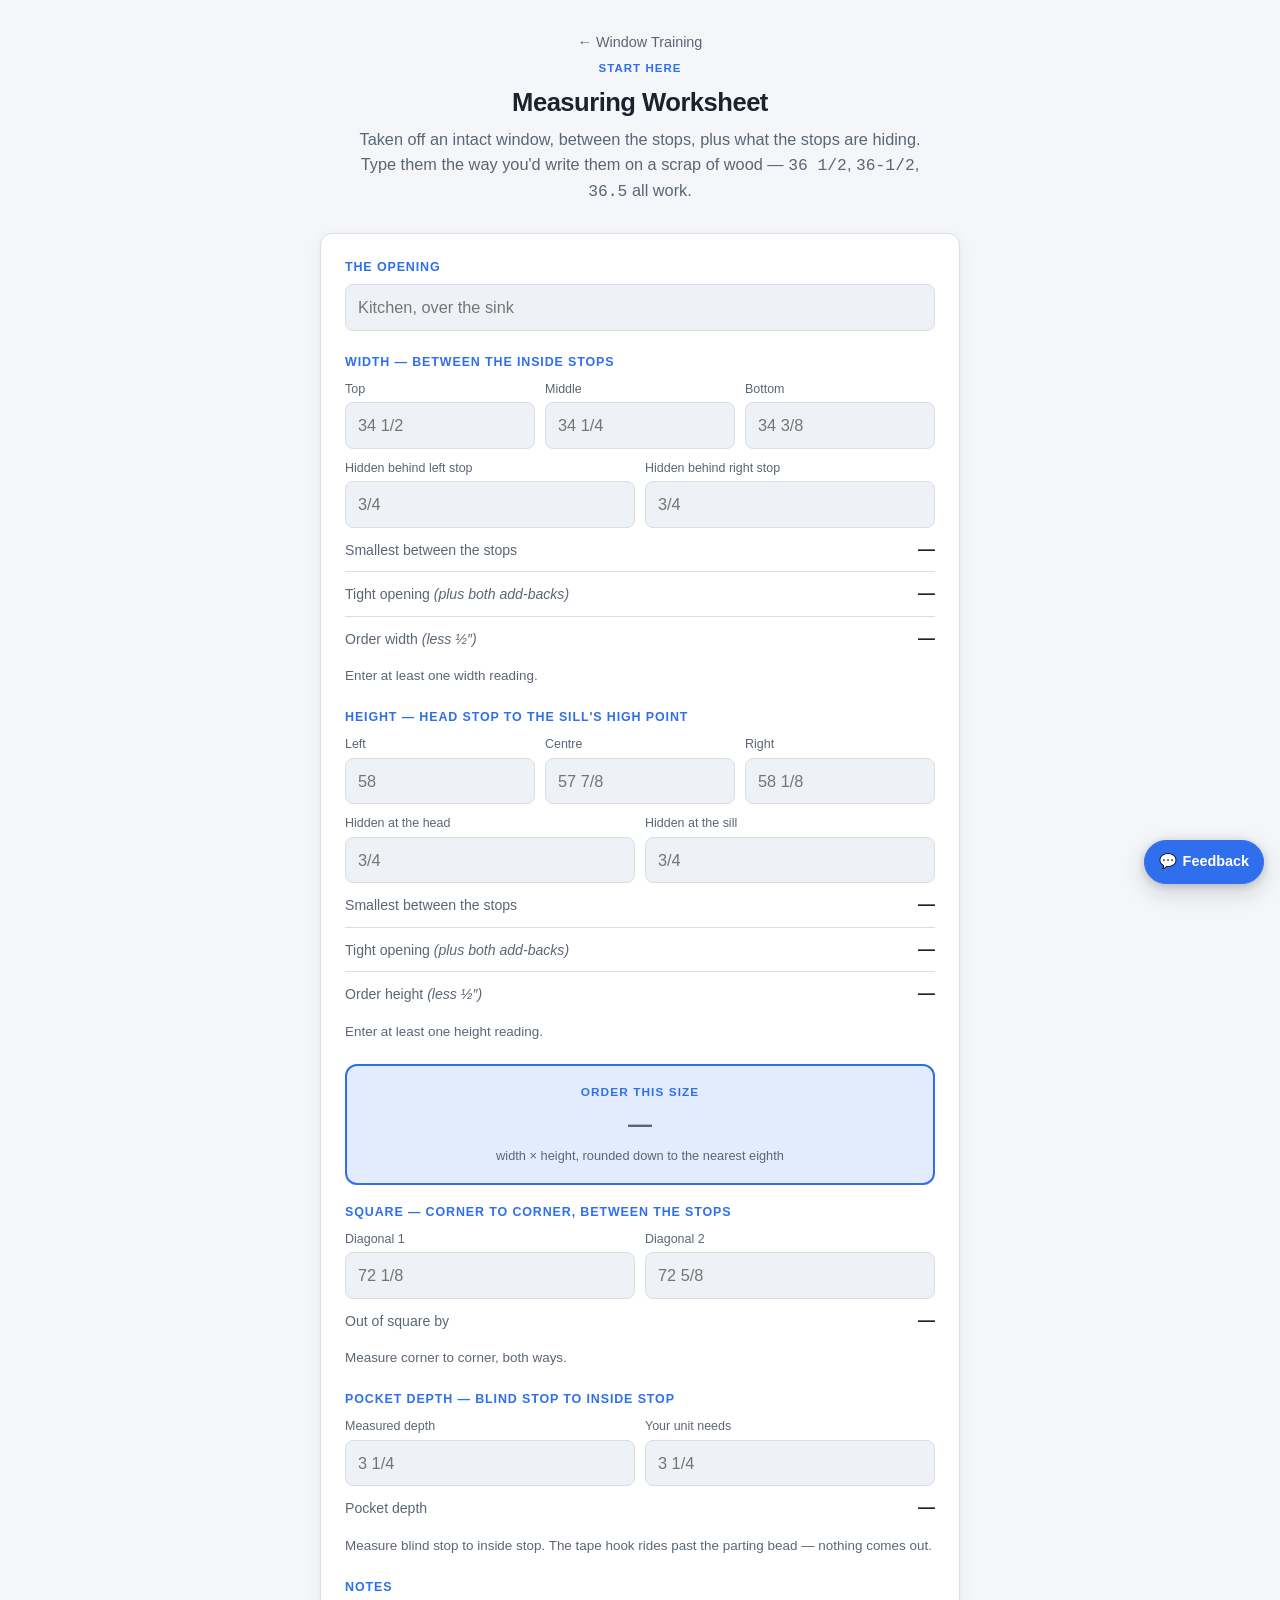
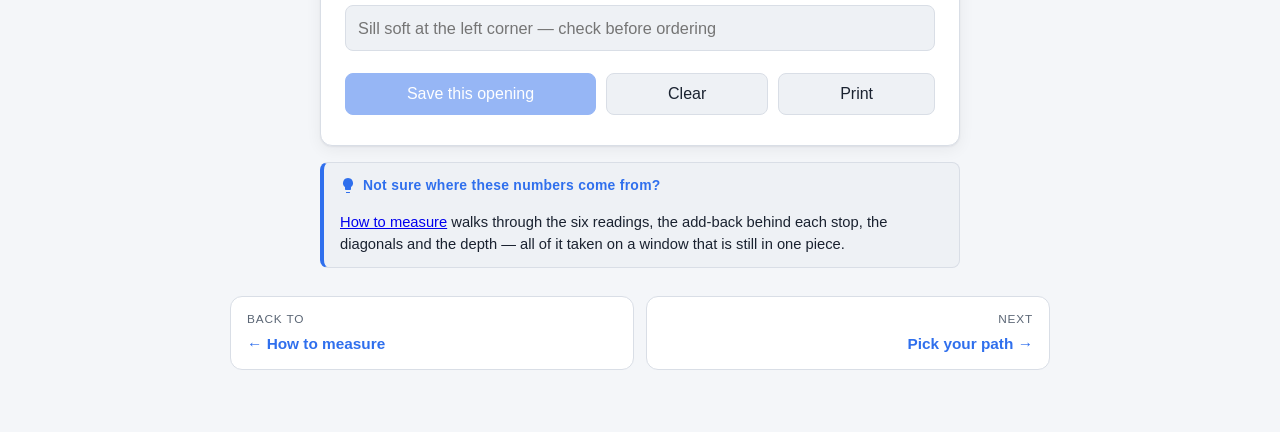
<file: tools/window-training/worksheet.html>
<!DOCTYPE html>
<html lang="en">
<head>
  <meta charset="UTF-8">
  <meta name="viewport" content="width=device-width, initial-scale=1.0">
  <title>Measuring Worksheet — Window Training — WorkTools</title>
  <meta name="description" content="Type your window readings in fractions and get the order size, squareness check, and pocket depth check.">
  <link rel="stylesheet" href="../../assets/style.css">
  <link rel="stylesheet" href="training.css">
  <link rel="icon" href="data:image/svg+xml,<svg xmlns='http://www.w3.org/2000/svg' viewBox='0 0 24 24' fill='none' stroke='%232f6fed' stroke-width='2'><rect x='4' y='2.5' width='16' height='19' rx='2'/><path d='M8 8h8M8 12h8M8 16h5'/></svg>">
  <style>
    .ws-panel { max-width: 640px; margin: 0 auto; }

    .fieldset { border: 0; padding: 0; margin: 0 0 22px; }
    .fieldset > legend {
      padding: 0;
      font-size: 0.78rem;
      font-weight: 700;
      letter-spacing: 0.07em;
      text-transform: uppercase;
      color: var(--accent);
      margin-bottom: 8px;
    }

    .readings {
      display: grid;
      grid-template-columns: repeat(3, 1fr);
      gap: 10px;
    }
    .readings.two { grid-template-columns: repeat(2, 1fr); }

    .reading label {
      display: block;
      font-size: 0.78rem;
      color: var(--text-muted);
      margin-bottom: 4px;
    }

    .reading input,
    .text-input {
      width: 100%;
      font: inherit;
      font-size: 1.02rem;
      padding: 10px 12px;
      border: 1px solid var(--border);
      border-radius: 8px;
      background: var(--surface-2);
      color: var(--text);
      outline: none;
    }

    .reading input:focus,
    .text-input:focus { border-color: var(--accent); }
    .reading input.bad { border-color: var(--wt-stop); background: var(--wt-stop-soft); }

    .result-row {
      display: flex;
      justify-content: space-between;
      align-items: baseline;
      gap: 12px;
      padding: 9px 0;
      border-bottom: 1px solid var(--border);
    }
    .result-row:last-of-type { border-bottom: 0; }
    .result-row .label { font-size: 0.88rem; color: var(--text-muted); }
    .result-row .value { font-size: 1.06rem; font-weight: 600; font-variant-numeric: tabular-nums; }
    .result-row .value.big { font-size: 1.3rem; color: var(--accent); }
    .result-row .value.good { color: var(--wt-good); }
    .result-row .value.warn { color: var(--wt-caution); }
    .result-row .value.bad  { color: var(--wt-stop); }

    .note { font-size: 0.84rem; color: var(--text-muted); margin: 6px 0 0; }
    .note.good { color: var(--wt-good); }
    .note.warn { color: var(--wt-caution); }
    .note.bad  { color: var(--wt-stop); }
    .note code {
      background: var(--surface-2);
      border: 1px solid var(--border);
      border-radius: 4px;
      padding: 1px 5px;
      font-size: 0.92em;
    }

    .order-box {
      background: var(--accent-soft);
      border: 2px solid var(--accent);
      border-radius: var(--radius);
      padding: 18px;
      text-align: center;
      margin: 4px 0 18px;
    }
    .order-box .cap {
      font-size: 0.74rem;
      font-weight: 700;
      letter-spacing: 0.09em;
      text-transform: uppercase;
      color: var(--accent);
    }
    .order-size {
      font-size: 1.5rem;
      font-weight: 700;
      color: var(--text-muted);
      font-variant-numeric: tabular-nums;
      margin-top: 4px;
    }
    .order-size.ready { color: var(--accent); font-size: 2rem; }
    .order-box .sub { font-size: 0.8rem; color: var(--text-muted); margin-top: 4px; }

    .actions { display: flex; gap: 10px; flex-wrap: wrap; margin-top: 4px; }
    .actions .btn { flex: 1 1 auto; }
    .actions .btn:disabled { opacity: 0.5; cursor: not-allowed; }

    .saved-table { width: 100%; border-collapse: collapse; font-size: 0.88rem; }
    .saved-table th, .saved-table td {
      text-align: left; padding: 8px 10px; border-bottom: 1px solid var(--border);
      vertical-align: top;
    }
    .saved-table th {
      font-size: 0.72rem; text-transform: uppercase; letter-spacing: 0.06em; color: var(--text-muted);
    }
    .saved-table td.num { font-variant-numeric: tabular-nums; white-space: nowrap; }
    .saved-table .row-actions { white-space: nowrap; }
    .saved-table .row-actions .btn { padding: 4px 9px; font-size: 0.8rem; margin-right: 5px; }

    @media (max-width: 520px) {
      .readings { grid-template-columns: 1fr 1fr; }
      .readings .reading:nth-child(3) { grid-column: span 2; }
    }

    @media print {
      .site-header .back-link, .actions, .player, .pager,
      #wtFeedbackBtn, .no-print { display: none !important; }
      .panel { box-shadow: none; border: 1px solid #999; }
      body { background: #fff; }
    }
  </style>
</head>
<body>
  <div class="wrap lesson">
    <header class="site-header">
      <a class="back-link" href="./">&larr; Window Training</a>
      <p class="eyebrow">Start here</p>
      <h1 class="site-title">Measuring Worksheet</h1>
      <p class="lede">Taken off an intact window, between the stops, plus what the stops are
        hiding. Type them the way you'd write them on a scrap of wood —
        <code>36 1/2</code>, <code>36-1/2</code>, <code>36.5</code> all work.</p>
    </header>

    <main>
      <div class="panel ws-panel">
        <fieldset class="fieldset">
          <legend>The opening</legend>
          <input class="text-input" type="text" id="openingName" autocomplete="off"
                 placeholder="Kitchen, over the sink">
        </fieldset>

        <fieldset class="fieldset">
          <legend>Width — between the inside stops</legend>
          <div class="readings">
            <div class="reading">
              <label for="wTop">Top</label>
              <input type="text" id="wTop" inputmode="text" autocomplete="off" placeholder="34 1/2">
            </div>
            <div class="reading">
              <label for="wMid">Middle</label>
              <input type="text" id="wMid" inputmode="text" autocomplete="off" placeholder="34 1/4">
            </div>
            <div class="reading">
              <label for="wBot">Bottom</label>
              <input type="text" id="wBot" inputmode="text" autocomplete="off" placeholder="34 3/8">
            </div>
          </div>
          <div class="readings two" style="margin-top:10px">
            <div class="reading">
              <label for="wAddL">Hidden behind left stop</label>
              <input type="text" id="wAddL" inputmode="text" autocomplete="off" placeholder="3/4">
            </div>
            <div class="reading">
              <label for="wAddR">Hidden behind right stop</label>
              <input type="text" id="wAddR" inputmode="text" autocomplete="off" placeholder="3/4">
            </div>
          </div>
          <div class="result-row">
            <span class="label">Smallest between the stops</span>
            <span class="value" id="betweenW">—</span>
          </div>
          <div class="result-row">
            <span class="label">Tight opening <em>(plus both add-backs)</em></span>
            <span class="value" id="tightW">—</span>
          </div>
          <div class="result-row">
            <span class="label">Order width <em>(less &#189;&#8243;)</em></span>
            <span class="value" id="orderW">—</span>
          </div>
          <p class="note" id="wNote"></p>
        </fieldset>

        <fieldset class="fieldset">
          <legend>Height — head stop to the sill's high point</legend>
          <div class="readings">
            <div class="reading">
              <label for="hLeft">Left</label>
              <input type="text" id="hLeft" inputmode="text" autocomplete="off" placeholder="58">
            </div>
            <div class="reading">
              <label for="hCtr">Centre</label>
              <input type="text" id="hCtr" inputmode="text" autocomplete="off" placeholder="57 7/8">
            </div>
            <div class="reading">
              <label for="hRight">Right</label>
              <input type="text" id="hRight" inputmode="text" autocomplete="off" placeholder="58 1/8">
            </div>
          </div>
          <div class="readings two" style="margin-top:10px">
            <div class="reading">
              <label for="hAddT">Hidden at the head</label>
              <input type="text" id="hAddT" inputmode="text" autocomplete="off" placeholder="3/4">
            </div>
            <div class="reading">
              <label for="hAddB">Hidden at the sill</label>
              <input type="text" id="hAddB" inputmode="text" autocomplete="off" placeholder="3/4">
            </div>
          </div>
          <div class="result-row">
            <span class="label">Smallest between the stops</span>
            <span class="value" id="betweenH">—</span>
          </div>
          <div class="result-row">
            <span class="label">Tight opening <em>(plus both add-backs)</em></span>
            <span class="value" id="tightH">—</span>
          </div>
          <div class="result-row">
            <span class="label">Order height <em>(less &#189;&#8243;)</em></span>
            <span class="value" id="orderH">—</span>
          </div>
          <p class="note" id="hNote"></p>
        </fieldset>

        <div class="order-box">
          <div class="cap">Order this size</div>
          <div class="order-size" id="orderLine">—</div>
          <div class="sub">width &times; height, rounded down to the nearest eighth</div>
        </div>

        <fieldset class="fieldset">
          <legend>Square — corner to corner, between the stops</legend>
          <div class="readings two">
            <div class="reading">
              <label for="diag1">Diagonal 1</label>
              <input type="text" id="diag1" inputmode="text" autocomplete="off" placeholder="72 1/8">
            </div>
            <div class="reading">
              <label for="diag2">Diagonal 2</label>
              <input type="text" id="diag2" inputmode="text" autocomplete="off" placeholder="72 5/8">
            </div>
          </div>
          <div class="result-row">
            <span class="label">Out of square by</span>
            <span class="value" id="sqDelta">—</span>
          </div>
          <p class="note" id="sqNote"></p>
        </fieldset>

        <fieldset class="fieldset">
          <legend>Pocket depth — blind stop to inside stop</legend>
          <div class="readings two">
            <div class="reading">
              <label for="depth">Measured depth</label>
              <input type="text" id="depth" inputmode="text" autocomplete="off" placeholder="3 1/4">
            </div>
            <div class="reading">
              <label for="depthNeed">Your unit needs</label>
              <input type="text" id="depthNeed" inputmode="text" autocomplete="off" placeholder="3 1/4">
            </div>
          </div>
          <div class="result-row">
            <span class="label">Pocket depth</span>
            <span class="value" id="depthOut">—</span>
          </div>
          <p class="note" id="depthNote"></p>
        </fieldset>

        <fieldset class="fieldset">
          <legend>Notes</legend>
          <input class="text-input" type="text" id="openingNotes" autocomplete="off"
                 placeholder="Sill soft at the left corner — check before ordering">
        </fieldset>

        <div class="actions">
          <button class="btn btn-primary" type="button" id="saveBtn">Save this opening</button>
          <button class="btn" type="button" id="clearBtn">Clear</button>
          <button class="btn" type="button" id="printBtn">Print</button>
        </div>
        <p class="note" id="saveNote"></p>
      </div>

      <div class="panel" id="savedWrap" hidden style="margin-top:16px">
        <h2 style="margin:0 0 4px;font-size:1.05rem">Saved openings</h2>
        <p class="note" style="margin-bottom:10px">Stored in this browser only, on this device.
          Print the list before you order.</p>
        <div class="table-scroll">
          <table class="saved-table">
            <thead>
              <tr><th>Opening</th><th>Order size</th><th>Out of square</th><th>Depth</th><th>Notes</th><th class="no-print"></th></tr>
            </thead>
            <tbody id="savedBody"></tbody>
          </table>
        </div>
        <div class="actions no-print" style="margin-top:12px">
          <button class="btn btn-danger" type="button" id="clearAllBtn">Delete all saved openings</button>
        </div>
      </div>

      <div class="callout tip" style="max-width:640px;margin-left:auto;margin-right:auto">
        <div class="callout-title">
          <svg width="16" height="16" viewBox="0 0 16 16" fill="currentColor" aria-hidden="true"><path d="M8 1a5 5 0 0 0-3 9v2.2c0 .4.3.8.8.8h4.4c.5 0 .8-.4.8-.8V10A5 5 0 0 0 8 1m-2 14h4v.4c0 .3-.3.6-.6.6H6.6a.6.6 0 0 1-.6-.6z"/></svg>
          Not sure where these numbers come from?
        </div>
        <p><a href="measure.html">How to measure</a> walks through the six readings, the
          add-back behind each stop, the diagonals and the depth — all of it taken on a
          window that is still in one piece.</p>
      </div>

      <nav class="pager">
        <a class="prev" href="measure.html"><span class="dir">Back to</span><span class="name">&larr; How to measure</span></a>
        <a class="next" href="./"><span class="dir">Next</span><span class="name">Pick your path &rarr;</span></a>
      </nav>
    </main>
  </div>

  <script src="../../assets/feedback-config.js"></script>
  <script src="../../assets/feedback.js" defer></script>
  <script src="../../assets/analytics.js" defer></script>
  <script src="worksheet.js" defer></script>
</body>
</html>
</file>
<file: assets/style.css>
/* WorkTools shared design system */

:root {
  --bg: #f4f6f9;
  --surface: #ffffff;
  --surface-2: #eef1f5;
  --text: #1a2230;
  --text-muted: #5b6675;
  --border: #d9dee6;
  --accent: #2f6fed;
  --accent-soft: #e3ecfd;
  --accent-text: #ffffff;
  --danger: #d64545;
  --radius: 12px;
  --shadow: 0 1px 2px rgba(16, 24, 40, 0.06), 0 4px 16px rgba(16, 24, 40, 0.06);
  color-scheme: light dark;
}

@media (prefers-color-scheme: dark) {
  :root {
    --bg: #10141b;
    --surface: #1a212c;
    --surface-2: #232c3a;
    --text: #e8ecf2;
    --text-muted: #96a0ae;
    --border: #303a49;
    --accent: #5b8ff5;
    --accent-soft: #24344f;
    --accent-text: #0d1420;
    --shadow: 0 1px 2px rgba(0, 0, 0, 0.4), 0 4px 16px rgba(0, 0, 0, 0.35);
  }
}

* {
  box-sizing: border-box;
}

body {
  margin: 0;
  font-family: -apple-system, BlinkMacSystemFont, "Segoe UI", Roboto,
    "Helvetica Neue", Arial, sans-serif;
  background: var(--bg);
  color: var(--text);
  line-height: 1.5;
}

.wrap {
  max-width: 960px;
  margin: 0 auto;
  padding: 24px 20px 64px;
}

/* Header */
.site-header {
  display: flex;
  flex-direction: column;
  align-items: center;
  text-align: center;
  gap: 6px;
  padding: 8px 0 20px;
}

.site-title {
  margin: 0;
  font-size: 1.6rem;
  font-weight: 700;
  letter-spacing: -0.02em;
}

.site-title a {
  color: inherit;
  text-decoration: none;
}

.site-subtitle {
  margin: 0;
  color: var(--text-muted);
  font-size: 0.95rem;
}

/* Home card grid */
.tool-grid {
  display: grid;
  grid-template-columns: repeat(auto-fill, minmax(240px, 1fr));
  gap: 16px;
}

.tool-card {
  display: block;
  background: var(--surface);
  border: 1px solid var(--border);
  border-radius: var(--radius);
  padding: 20px;
  text-decoration: none;
  color: inherit;
  box-shadow: var(--shadow);
  transition: transform 0.12s ease, border-color 0.12s ease;
}

.tool-card:hover {
  transform: translateY(-2px);
  border-color: var(--accent);
}

.tool-card .icon {
  font-size: 1.8rem;
  display: block;
  margin-bottom: 10px;
}

.tool-card h2 {
  margin: 0 0 6px;
  font-size: 1.05rem;
}

.tool-card p {
  margin: 0;
  color: var(--text-muted);
  font-size: 0.88rem;
}

/* Generic panel */
.panel {
  background: var(--surface);
  border: 1px solid var(--border);
  border-radius: var(--radius);
  box-shadow: var(--shadow);
  padding: 24px;
}

/* Buttons */
button {
  font: inherit;
}

.btn {
  border: 1px solid var(--border);
  background: var(--surface-2);
  color: var(--text);
  border-radius: 8px;
  padding: 8px 14px;
  cursor: pointer;
}

.btn:hover {
  border-color: var(--accent);
}

.btn-primary {
  background: var(--accent);
  border-color: var(--accent);
  color: var(--accent-text);
}

.btn-danger {
  color: var(--danger);
}

/* Back link */
.back-link {
  color: var(--text-muted);
  text-decoration: none;
  font-size: 0.9rem;
}

.back-link:hover {
  color: var(--accent);
}
</file>
<file: tools/window-training/training.css>
/*
 * Window Training — layout and diagram styles.
 *
 * Builds on the WorkTools tokens in assets/style.css (--accent, --surface,
 * --border, --text-muted, --radius, --shadow). No colors are hardcoded here
 * except the fixed semantic hues below, which need to read the same in both
 * light and dark: "good", "caution", "stop", and the warm tone used for wood
 * in the diagrams.
 */

:root {
  --wt-good: #1f9254;
  --wt-good-soft: #e4f5ec;
  --wt-caution: #b5730b;
  --wt-caution-soft: #fdf1dc;
  --wt-stop: #c0392b;
  --wt-stop-soft: #fbe9e7;

  /* Diagram materials */
  --dg-wood: #c89b6a;
  --dg-wood-dark: #a3763f;
  --dg-wood-edge: #7d5729;
  --dg-vinyl: #f2f5fa;
  --dg-vinyl-edge: #9fb0c8;
  --dg-glass: #cfe3f7;
  --dg-glass-edge: #8fb6dd;
  --dg-metal: #b9c2ce;
  --dg-foam: #f3d9a4;
  --dg-line: #1a2230;
  --dg-ghost: #b8c2d0;
}

@media (prefers-color-scheme: dark) {
  :root {
    --wt-good: #4ecb87;
    --wt-good-soft: #14301f;
    --wt-caution: #e0a63f;
    --wt-caution-soft: #33270f;
    --wt-stop: #f0776a;
    --wt-stop-soft: #351816;

    --dg-wood: #9c7648;
    --dg-wood-dark: #7a5a34;
    --dg-wood-edge: #d9b285;
    --dg-vinyl: #2b3543;
    --dg-vinyl-edge: #6d7f96;
    --dg-glass: #24405c;
    --dg-glass-edge: #5b87b3;
    --dg-metal: #55606f;
    --dg-foam: #6d5626;
    --dg-line: #e8ecf2;
    --dg-ghost: #4a5666;
  }
}

/* ---------------------------------------------------------------- Layout - */

.wrap.lesson {
  max-width: 860px;
}

.site-header .eyebrow {
  font-size: 0.72rem;
  font-weight: 700;
  letter-spacing: 0.09em;
  text-transform: uppercase;
  color: var(--accent);
  margin: 0;
}

.lede {
  font-size: 1.02rem;
  color: var(--text-muted);
  max-width: 62ch;
  margin: 0 auto 8px;
  text-align: center;
}

.section {
  margin: 0 0 20px;
}

.section > h2 {
  font-size: 1.18rem;
  letter-spacing: -0.01em;
  margin: 32px 0 12px;
}

.section > h3 {
  font-size: 1rem;
  margin: 22px 0 8px;
}

.section p,
.section li {
  font-size: 0.95rem;
}

.section p {
  max-width: 68ch;
}

.panel + .panel {
  margin-top: 16px;
}

hr.rule {
  border: 0;
  border-top: 1px solid var(--border);
  margin: 28px 0;
}

/* ------------------------------------------------------------ Path badges - */

.badge {
  display: inline-flex;
  align-items: center;
  gap: 6px;
  font-size: 0.72rem;
  font-weight: 700;
  letter-spacing: 0.05em;
  text-transform: uppercase;
  padding: 4px 10px;
  border-radius: 999px;
  background: var(--accent-soft);
  color: var(--accent);
  border: 1px solid transparent;
}

.badge.path-a { background: var(--accent-soft); color: var(--accent); }
.badge.path-b { background: var(--wt-caution-soft); color: var(--wt-caution); }
.badge.shared { background: var(--surface-2); color: var(--text-muted); }

/* -------------------------------------------------------------- Hub cards - */

.path-grid {
  display: grid;
  grid-template-columns: repeat(auto-fit, minmax(280px, 1fr));
  gap: 16px;
  margin-bottom: 16px;
}

.path-card {
  display: flex;
  flex-direction: column;
  background: var(--surface);
  border: 1px solid var(--border);
  border-radius: var(--radius);
  box-shadow: var(--shadow);
  padding: 20px;
  text-decoration: none;
  color: inherit;
  transition: transform 0.12s ease, border-color 0.12s ease;
}

.path-card:hover {
  transform: translateY(-2px);
  border-color: var(--accent);
}

/* The card is a column flex container, so a badge would stretch edge to edge. */
.path-card .badge { align-self: flex-start; }

.path-card .thumb {
  display: block;
  width: 100%;
  height: auto;
  margin: 12px 0 14px;
}

.path-card h2 {
  margin: 10px 0 6px;
  font-size: 1.08rem;
}

.path-card p {
  margin: 0;
  color: var(--text-muted);
  font-size: 0.9rem;
}

.path-card .go {
  margin-top: 14px;
  font-size: 0.86rem;
  font-weight: 600;
  color: var(--accent);
}

/* Smaller link cards for the shared modules */
.link-grid {
  display: grid;
  grid-template-columns: repeat(auto-fit, minmax(200px, 1fr));
  gap: 12px;
}

.link-card {
  display: flex;
  align-items: flex-start;
  gap: 10px;
  background: var(--surface);
  border: 1px solid var(--border);
  border-radius: var(--radius);
  padding: 14px 16px;
  text-decoration: none;
  color: inherit;
  transition: border-color 0.12s ease;
}

.link-card:hover { border-color: var(--accent); }

.link-card svg {
  flex: none;
  color: var(--accent);
  margin-top: 2px;
}

.link-card strong { display: block; font-size: 0.94rem; }
.link-card span { display: block; font-size: 0.83rem; color: var(--text-muted); }

/* ----------------------------------------------------------------- Steps - */

.step {
  position: relative;
  padding: 0 0 8px 52px;
  margin: 0 0 28px;
}

.step::before {
  content: attr(data-step);
  position: absolute;
  left: 0;
  top: 0;
  width: 34px;
  height: 34px;
  border-radius: 50%;
  background: var(--accent);
  color: var(--accent-text);
  font-size: 0.95rem;
  font-weight: 700;
  display: flex;
  align-items: center;
  justify-content: center;
}

/* Connector line down the rail */
.step:not(:last-child)::after {
  content: "";
  position: absolute;
  left: 17px;
  top: 40px;
  bottom: -22px;
  width: 2px;
  background: var(--border);
}

.step > h3 {
  margin: 5px 0 8px;
  font-size: 1.05rem;
}

.step > p:first-of-type { margin-top: 0; }

@media (max-width: 560px) {
  .step { padding-left: 42px; }
  .step::before { width: 28px; height: 28px; font-size: 0.85rem; }
  .step:not(:last-child)::after { left: 14px; top: 34px; }
}

/* ---------------------------------------------------------------- Callout - */

.callout {
  border: 1px solid var(--border);
  border-left: 4px solid var(--accent);
  background: var(--surface-2);
  border-radius: 8px;
  padding: 12px 16px;
  margin: 16px 0;
}

.callout > :first-child { margin-top: 0; }
.callout > :last-child { margin-bottom: 0; }
.callout p, .callout li { font-size: 0.92rem; }

.callout .callout-title {
  display: flex;
  align-items: center;
  gap: 7px;
  font-weight: 700;
  font-size: 0.87rem;
  letter-spacing: 0.02em;
  margin-bottom: 6px;
}

.callout.tip { border-left-color: var(--accent); }
.callout.tip .callout-title { color: var(--accent); }

.callout.warn { border-left-color: var(--wt-caution); background: var(--wt-caution-soft); }
.callout.warn .callout-title { color: var(--wt-caution); }

.callout.stop { border-left-color: var(--wt-stop); background: var(--wt-stop-soft); }
.callout.stop .callout-title { color: var(--wt-stop); }

.callout.safety { border-left-color: var(--wt-stop); background: var(--wt-stop-soft); }
.callout.safety .callout-title { color: var(--wt-stop); }

/* ------------------------------------------------------------- Key figure - */

.figure {
  margin: 18px 0 22px;
  border: 1px solid var(--border);
  border-radius: var(--radius);
  background: var(--surface);
  overflow: hidden;
}

.figure .stage {
  background: var(--surface);
  padding: 10px;
}

.figure svg {
  display: block;
  width: 100%;
  height: auto;
}

.figure figcaption {
  border-top: 1px solid var(--border);
  padding: 10px 14px;
  font-size: 0.85rem;
  color: var(--text-muted);
  background: var(--surface-2);
}

.figure figcaption b { color: var(--text); font-weight: 600; }

/* ------------------------------------------------ Diagram stage stepper - */

.player {
  display: grid;
  grid-template-columns: auto 1fr auto;
  align-items: center;
  gap: 10px;
  padding: 8px 12px;
  border-top: 1px solid var(--border);
  background: var(--surface);
}

.player .nav {
  width: 40px;
  height: 40px;
  border-radius: 50%;
  border: 1px solid var(--accent);
  background: var(--accent);
  color: var(--accent-text);
  display: flex;
  align-items: center;
  justify-content: center;
  cursor: pointer;
  padding: 0;
  transition: background 0.12s ease, border-color 0.12s ease;
}

.player .nav svg { width: 17px; height: 17px; display: block; }

.player .nav:hover:not(:disabled) { background: var(--text); border-color: var(--text); }

.player .nav:disabled {
  background: var(--surface-2);
  border-color: var(--border);
  color: var(--text-muted);
  cursor: default;
  opacity: 0.55;
}

/* Which stage you are on, between the two arrows. */
.player .readout {
  text-align: center;
  min-width: 0;
  line-height: 1.25;
}

.player .stage-name {
  display: block;
  font-size: 0.95rem;
  font-weight: 600;
  color: var(--text);
}

.player .stage-count {
  display: block;
  font-size: 0.76rem;
  color: var(--text-muted);
  font-variant-numeric: tabular-nums;
}

.player .chips {
  grid-column: 1 / -1;
  display: flex;
  gap: 6px;
  flex-wrap: wrap;
  justify-content: center;
  padding-top: 2px;
}

.player .chip {
  font: inherit;
  font-size: 0.76rem;
  padding: 4px 10px;
  border-radius: 999px;
  border: 1px solid var(--border);
  background: var(--surface-2);
  color: var(--text-muted);
  cursor: pointer;
  white-space: nowrap;
}

.player .chip:hover { border-color: var(--accent); color: var(--text); }

.player .chip[aria-current="true"] {
  background: var(--accent);
  border-color: var(--accent);
  color: var(--accent-text);
  font-weight: 600;
}

/* Keyboard focus lands on the figure itself, which takes the arrow keys. */
.figure:focus-visible {
  outline: 2px solid var(--accent);
  outline-offset: 2px;
}

/*
 * The stepping engine.
 *
 * Every animated part sets `animation-name` and inherits timing from here.
 * The animation is permanently paused; a negative delay of --t * --dur seeks
 * it. One variable therefore positions every part of a figure in lockstep,
 * with no timeline library and no per-part JS. diagrams.js tweens --t between
 * stages so the motion still reads, under the arrows' control.
 */
.figure .stage {
  --t: 0;
  --dur: 6s;
}

.figure [data-anim] {
  animation-duration: var(--dur);
  animation-timing-function: linear;
  animation-fill-mode: both;
  animation-iteration-count: 1;
  animation-play-state: paused;
  animation-delay: calc(var(--t) * var(--dur) * -1);
}

@media (prefers-reduced-motion: reduce) {
  .path-card { transition: none; }
  .path-card:hover { transform: none; }
}

/* ----------------------------------------------------------- Tool legend - */

.legend {
  display: flex;
  flex-wrap: wrap;
  gap: 8px;
  margin: 14px 0 4px;
  padding: 0;
  list-style: none;
}

.legend li {
  display: flex;
  align-items: center;
  gap: 7px;
  font-size: 0.84rem;
  background: var(--surface-2);
  border: 1px solid var(--border);
  border-radius: 999px;
  padding: 5px 12px 5px 8px;
}

.legend svg { color: var(--accent); flex: none; }

/* ------------------------------------------------------------- Next / prev - */

.pager {
  display: flex;
  gap: 12px;
  justify-content: space-between;
  align-items: stretch;
  margin-top: 28px;
  flex-wrap: wrap;
}

.pager a {
  flex: 1 1 220px;
  display: block;
  border: 1px solid var(--border);
  border-radius: var(--radius);
  background: var(--surface);
  padding: 14px 16px;
  text-decoration: none;
  color: inherit;
  transition: border-color 0.12s ease;
}

.pager a:hover { border-color: var(--accent); }
.pager .dir { display: block; font-size: 0.74rem; text-transform: uppercase; letter-spacing: 0.07em; color: var(--text-muted); }
.pager .name { display: block; font-weight: 600; font-size: 0.96rem; margin-top: 3px; color: var(--accent); }
.pager a.next { text-align: right; }

/* ---------------------------------------------------------------- Tables - */

.spec-table {
  width: 100%;
  border-collapse: collapse;
  font-size: 0.9rem;
  margin: 14px 0;
}

.spec-table th,
.spec-table td {
  text-align: left;
  padding: 9px 12px;
  border-bottom: 1px solid var(--border);
  vertical-align: top;
}

.spec-table th {
  font-size: 0.76rem;
  text-transform: uppercase;
  letter-spacing: 0.06em;
  color: var(--text-muted);
}

.spec-table tbody tr:last-child td { border-bottom: 0; }
.spec-table td b { color: var(--accent); }

.table-scroll { overflow-x: auto; }

/* ------------------------------------------------------------- Checklist - */

.checklist {
  list-style: none;
  padding: 0;
  margin: 12px 0;
}

.checklist li {
  position: relative;
  padding: 7px 0 7px 30px;
  border-bottom: 1px solid var(--border);
  font-size: 0.93rem;
}

.checklist li:last-child { border-bottom: 0; }

.checklist li::before {
  content: "";
  position: absolute;
  left: 2px;
  top: 12px;
  width: 15px;
  height: 15px;
  border: 2px solid var(--accent);
  border-radius: 4px;
}

/* ------------------------------------------------- Diagram semantic fills -
 *
 * Scoped as `svg .c-*` so they outrank the single-class text defaults each
 * page defines (.lbl, .read, …). Setting a fill="" attribute alongside one of
 * those classes does NOT work — the class wins — so colour diagram text with
 * these instead.
 */
/* Parts that STAY on the wall, so a diagram can separate "you touch this"
   (.hl, accent) from "leave it alone" at a glance. */
.hl      { fill: var(--accent); opacity: 0.26; }
.hl-stay { fill: var(--text-muted); opacity: 0.22; }

svg .c-good   { fill: var(--wt-good); }
svg .c-warn   { fill: var(--wt-caution); }
svg .c-stop   { fill: var(--wt-stop); }
svg .c-accent { fill: var(--accent); }
svg .c-muted  { fill: var(--text-muted); }
svg .c-text   { fill: var(--text); }
</file>
